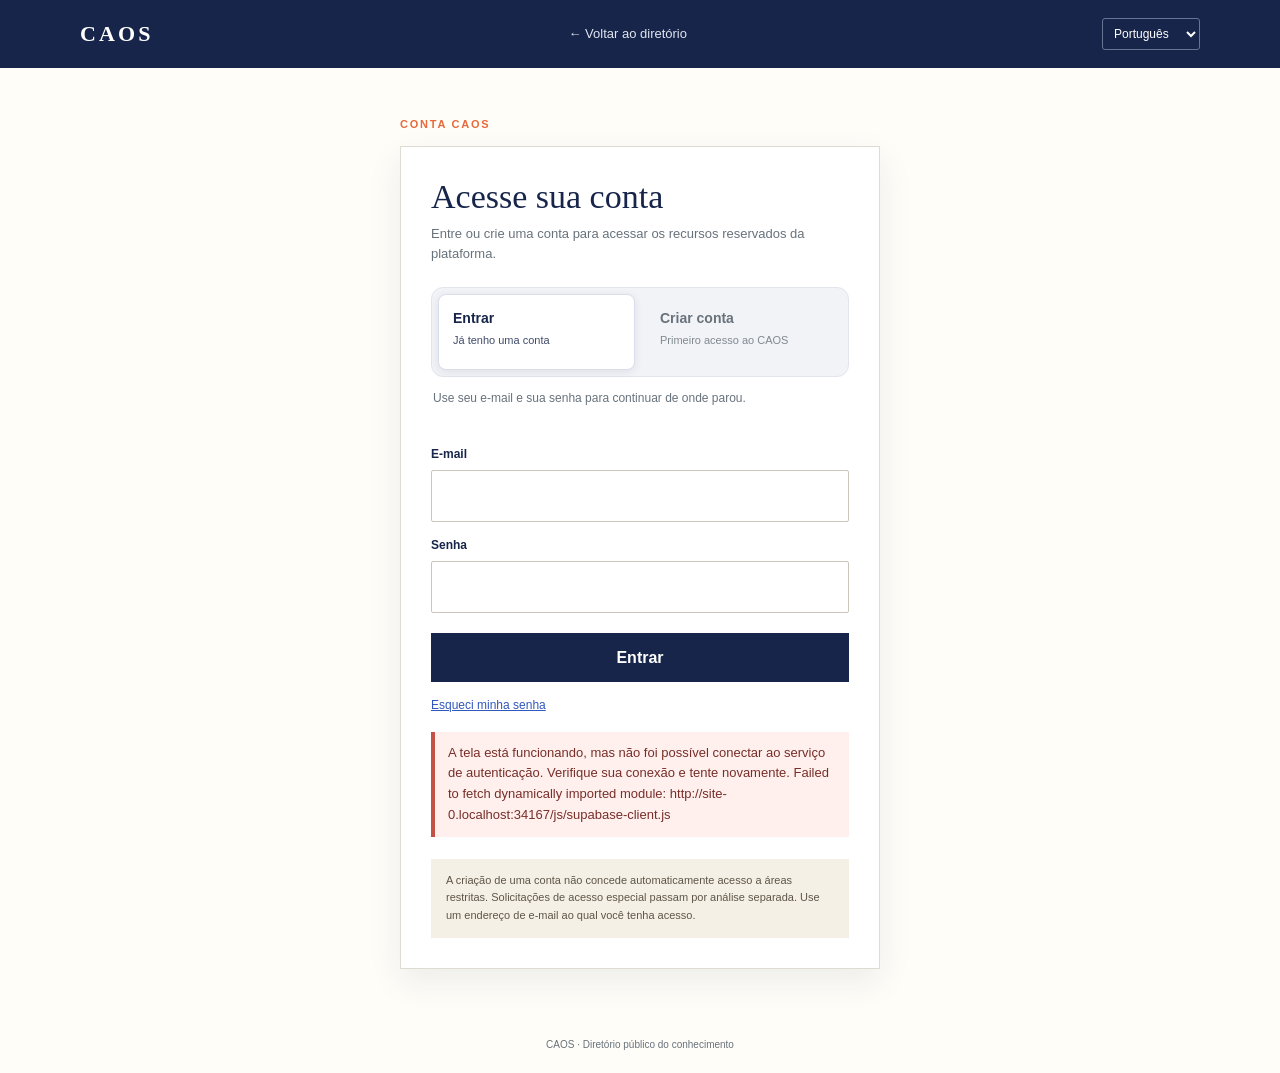
<file: acesso.html>
<!doctype html>
<html lang="pt-BR">
<head>
<meta charset="utf-8">
<meta name="viewport" content="width=device-width,initial-scale=1">
<meta name="theme-color" content="#17254a">
<meta name="description" content="Acesse sua conta CAOS.">
<title>CAOS | Acesso</title>
<style>
:root{--navy:#17254a;--blue:#3158bd;--paper:#fffdf8;--cream:#f5f0e5;--ink:#202a35;--muted:#68727b;--line:#dedbd2;--orange:#e66a3b;--yellow:#f0c54b;--green:#327653}
*{box-sizing:border-box}body{margin:0;min-height:100vh;background:var(--paper);color:var(--ink);font:16px/1.6 "Avenir Next",Avenir,"Segoe UI",sans-serif;display:flex;flex-direction:column}
a{color:inherit}button,input{font:inherit}.top{background:var(--navy);color:white;padding:18px 24px}.top-inner{max-width:1120px;margin:auto;display:flex;justify-content:space-between;align-items:center;gap:16px}.brand{text-decoration:none;font:700 22px Georgia,serif;letter-spacing:.14em}.back{font-size:13px;color:#e0e5f0;text-decoration:none}.back:hover{color:var(--yellow)}
main{width:min(100% - 32px,480px);margin:auto;padding:48px 0}.eyebrow{font-size:11px;letter-spacing:.16em;text-transform:uppercase;color:var(--orange);font-weight:800}.panel{margin-top:12px;padding:30px;background:white;border:1px solid var(--line);box-shadow:0 12px 32px rgba(23,37,74,.08)}h1{margin:0 0 8px;color:var(--navy);font:400 34px/1.15 Georgia,serif}.intro{margin:0 0 22px;color:var(--muted);font-size:13px}.tabs{display:grid;grid-template-columns:1fr 1fr;gap:10px;margin:0 0 12px;padding:6px;background:#f2f3f7;border:1px solid #e2e5ed;border-radius:12px}.tabs button{display:flex;flex-direction:column;align-items:flex-start;gap:3px;min-height:76px;padding:12px 14px;border:1px solid transparent;border-radius:8px;background:transparent;color:var(--muted);text-align:left;cursor:pointer;transition:background .18s ease,border-color .18s ease,box-shadow .18s ease,color .18s ease}.tabs button strong{font-size:14px;color:inherit}.tabs button small{font-size:11px;font-weight:500;line-height:1.35;color:inherit;opacity:.82}.tabs button[aria-selected=true]{background:#fff;border-color:#d9deeb;color:var(--navy);box-shadow:0 2px 8px rgba(23,37,74,.09)}.tabs button:focus-visible{outline:3px solid rgba(49,88,189,.35);outline-offset:2px}.mode-hint{min-height:38px;margin:0 2px 18px;color:var(--muted);font-size:12px;line-height:1.5}label{display:block;margin:14px 0 6px;color:var(--navy);font-size:12px;font-weight:800}input{display:block;width:100%;padding:12px;border:1px solid #cbc6ba;background:#fff;color:var(--ink);border-radius:2px}input:focus{outline:2px solid rgba(49,88,189,.2);border-color:var(--blue)}.primary{width:100%;margin-top:20px;padding:12px 16px;border:0;background:var(--navy);color:white;font-weight:800;cursor:pointer}.primary:hover{background:var(--blue)}.primary:disabled{opacity:.6;cursor:wait}.subtle{display:block;margin-top:14px;border:0;background:none;color:var(--blue);text-decoration:underline;cursor:pointer;font-size:12px;padding:0}.status{display:none;margin:16px 0 0;padding:11px 13px;background:#eef1fa;border-left:4px solid var(--blue);font-size:13px;overflow-wrap:anywhere}.status[data-kind=error]{background:#fff0ed;border-color:#c45145;color:#782e29}.status[data-kind=success]{background:#edf6ef;border-color:var(--green);color:#245c35}.account{display:none}.account h2{font:400 24px Georgia,serif;color:var(--navy);margin:0 0 8px}.account p{font-size:13px;color:var(--muted);overflow-wrap:anywhere}.note{margin-top:22px;padding:13px 15px;background:var(--cream);color:#5d5548;font-size:11px;line-height:1.6}footer{text-align:center;padding:20px;color:var(--muted);font-size:10px}
@media(max-width:520px){.panel{padding:22px 18px}main{padding:30px 0}.top{padding:15px 16px}.brand{font-size:19px}}
</style>
</head>
<body>
<header class="top"><div class="top-inner"><a class="brand" href="./index.html">CAOS</a><a class="back" href="./index.html">Voltar ao diretório</a></div></header>
<main>
<div class="eyebrow">Conta CAOS</div>
<section class="panel" aria-labelledby="pageTitle">
<div id="authView">
<h1 id="pageTitle">Acesse sua conta</h1>
<p class="intro">Entre ou crie uma conta para acessar os recursos reservados da plataforma.</p>
<div class="tabs" role="tablist" aria-label="Escolha como deseja acessar">
<button type="button" id="loginTab" role="tab" aria-selected="true" aria-controls="authForm" tabindex="0"><strong>Entrar</strong><small>Já tenho uma conta</small></button>
<button type="button" id="signupTab" role="tab" aria-selected="false" aria-controls="authForm" tabindex="-1"><strong>Criar conta</strong><small>Primeiro acesso ao CAOS</small></button>
</div>
<p class="mode-hint" id="modeHint">Use seu e-mail e sua senha para continuar de onde parou.</p>
<form id="authForm" role="tabpanel" aria-labelledby="loginTab">
<label for="email">E-mail</label>
<input id="email" name="email" type="email" autocomplete="email" required maxlength="254">
<label for="password">Senha</label>
<input id="password" name="password" type="password" autocomplete="current-password" minlength="8" required>
<button class="primary" id="submitButton" type="submit">Entrar</button>
</form>
<button class="subtle" id="forgotButton" type="button">Esqueci minha senha</button>
<div class="status" id="status" role="status" aria-live="polite"></div>
<div class="note">A criação de uma conta não concede automaticamente acesso a áreas restritas. Solicitações de acesso especial passam por análise separada. Use um endereço de e-mail ao qual você tenha acesso.</div>
</div>
<div class="account" id="recoveryView">
<h2>Redefinir senha</h2>
<p>Escolha uma nova senha para sua conta.</p>
<form id="recoveryForm">
<label for="newPassword">Nova senha</label>
<input id="newPassword" type="password" autocomplete="new-password" minlength="8" required>
<button class="primary" type="submit">Salvar nova senha</button>
</form>
<div class="status" id="recoveryStatus" role="status" aria-live="polite"></div>
</div>
<div class="account" id="accountView">
<h2>Você está conectado</h2>
<p id="accountEmail"></p>
<p>Sua sessão está ativa neste navegador.</p>
<button class="primary" id="signOutButton" type="button">Sair da conta</button>
<div class="status" id="accountStatus" role="status" aria-live="polite"></div>
</div>
</section>
</main>
<footer>CAOS · Diretório público do conhecimento</footer>
<script type="module">
let supabasePromise;
const getSupabase = () => {
  if (!supabasePromise) {
    supabasePromise = import("./js/supabase-client.js").then(({ supabase }) => supabase);
  }
  return supabasePromise;
};

const $ = (id) => document.getElementById(id);
const authView = $("authView");
const accountView = $("accountView");
let mode = "login";

function showStatus(message, kind = "info", target = "status") {
  const el = $(target);
  el.textContent = message;
  el.dataset.kind = kind;
  el.style.display = "block";
}
function setMode(next) {
  mode = next;
  const signup = mode === "signup";
  $("loginTab").setAttribute("aria-selected", String(!signup));
  $("signupTab").setAttribute("aria-selected", String(signup));
  $("loginTab").tabIndex = signup ? -1 : 0;
  $("signupTab").tabIndex = signup ? 0 : -1;
  $("authForm").setAttribute("aria-labelledby", signup ? "signupTab" : "loginTab");
  $("modeHint").textContent = signup
    ? "Cadastre seu e-mail e escolha uma senha com pelo menos 8 caracteres. Você poderá precisar confirmar o endereço por e-mail."
    : "Use seu e-mail e sua senha para continuar de onde parou.";
  $("pageTitle").textContent = signup ? "Crie sua conta" : "Acesse sua conta";
  $("submitButton").textContent = signup ? "Criar minha conta" : "Entrar na minha conta";
  $("password").autocomplete = signup ? "new-password" : "current-password";
  $("forgotButton").hidden = signup;
  $("status").style.display = "none";
}
function showAccount(user) {
  authView.style.display = "none";
  $("recoveryView").style.display = "none";
  accountView.style.display = "block";
  $("accountEmail").textContent = user?.email || "Conta autenticada";
}
function showAuth() {
  accountView.style.display = "none";
  $("recoveryView").style.display = "none";
  authView.style.display = "block";
}
const tabButtons = [$("loginTab"), $("signupTab")];
tabButtons.forEach((tab, index) => {
  tab.addEventListener("click", () => setMode(index === 0 ? "login" : "signup"));
  tab.addEventListener("keydown", (event) => {
    if (event.key !== "ArrowLeft" && event.key !== "ArrowRight" && event.key !== "Home" && event.key !== "End") return;
    event.preventDefault();
    const nextIndex = event.key === "Home" ? 0 : event.key === "End" ? 1 : (index + (event.key === "ArrowRight" ? 1 : -1) + 2) % 2;
    tabButtons[nextIndex].focus();
    setMode(nextIndex === 0 ? "login" : "signup");
  });
});

$("authForm").addEventListener("submit", async (event) => {
  event.preventDefault();
  const button = $("submitButton");
  const email = $("email").value.trim();
  const password = $("password").value;
  button.disabled = true;
  $("status").style.display = "none";
  try {
    const supabase = await getSupabase();
    if (mode === "signup") {
      const { data, error } = await supabase.auth.signUp({
        email,
        password,
        options: { emailRedirectTo: window.location.href.split("#")[0] }
      });
      if (error) throw error;
      if (data.session) {
        showAccount(data.user);
      } else {
        showStatus("Cadastro recebido. Verifique sua caixa de entrada e confirme o e-mail antes de entrar.", "success");
      }
    } else {
      const { data, error } = await supabase.auth.signInWithPassword({ email, password });
      if (error) throw error;
      showAccount(data.user);
    }
  } catch (error) {
    showStatus(error.message || "Não foi possível concluir a operação. Tente novamente.", "error");
  } finally {
    button.disabled = false;
  }
});

$("forgotButton").addEventListener("click", async () => {
  const email = $("email").value.trim();
  if (!email) {
    showStatus("Digite seu e-mail no campo acima para receber o link de recuperação.", "info");
    $("email").focus();
    return;
  }
  try {
    const supabase = await getSupabase();
    const { error } = await supabase.auth.resetPasswordForEmail(email, {
      redirectTo: window.location.href.split("#")[0]
    });
    if (error) throw error;
    showStatus("Se esse endereço estiver cadastrado, você receberá um link para redefinir a senha.", "success");
  } catch (error) {
    showStatus(error.message || "Não foi possível enviar o link agora.", "error");
  }
});

$("signOutButton").addEventListener("click", async () => {
  try {
    const supabase = await getSupabase();
    const { error } = await supabase.auth.signOut();
    if (error) throw error;
  } catch (error) {
    showStatus(error.message || "Não foi possível sair da conta.", "error", "accountStatus");
    return;
  }
  showAuth();
  setMode("login");
  showStatus("Você saiu da sua conta.", "success");
});

$("recoveryForm").addEventListener("submit", async (event) => {
  event.preventDefault();
  const password = $("newPassword").value;
  try {
    const supabase = await getSupabase();
    const { error } = await supabase.auth.updateUser({ password });
    if (error) throw error;
    $("recoveryStatus").textContent = "Senha atualizada. Você já pode continuar usando sua conta.";
    $("recoveryStatus").dataset.kind = "success";
    $("recoveryStatus").style.display = "block";
    $("recoveryForm").hidden = true;
  } catch (error) {
    $("recoveryStatus").textContent = error.message || "Não foi possível atualizar a senha.";
    $("recoveryStatus").dataset.kind = "error";
    $("recoveryStatus").style.display = "block";
  }
});

getSupabase().then(async (supabase) => {
  const { data: { session } } = await supabase.auth.getSession();
  if (session?.user) showAccount(session.user);
  supabase.auth.onAuthStateChange((event, sessionNow) => {
    if (event === "PASSWORD_RECOVERY") {
      authView.style.display = "none";
      accountView.style.display = "none";
      $("recoveryView").style.display = "block";
    } else if (sessionNow?.user) {
      showAccount(sessionNow.user);
    }
  });
}).catch((error) => {
  showStatus("A tela está funcionando, mas não foi possível conectar ao serviço de autenticação. Verifique sua conexão e tente novamente. " + (error.message || ""), "error");
});
</script>
<script src="./js/site-i18n.js"></script>
</body>
</html>
</file>
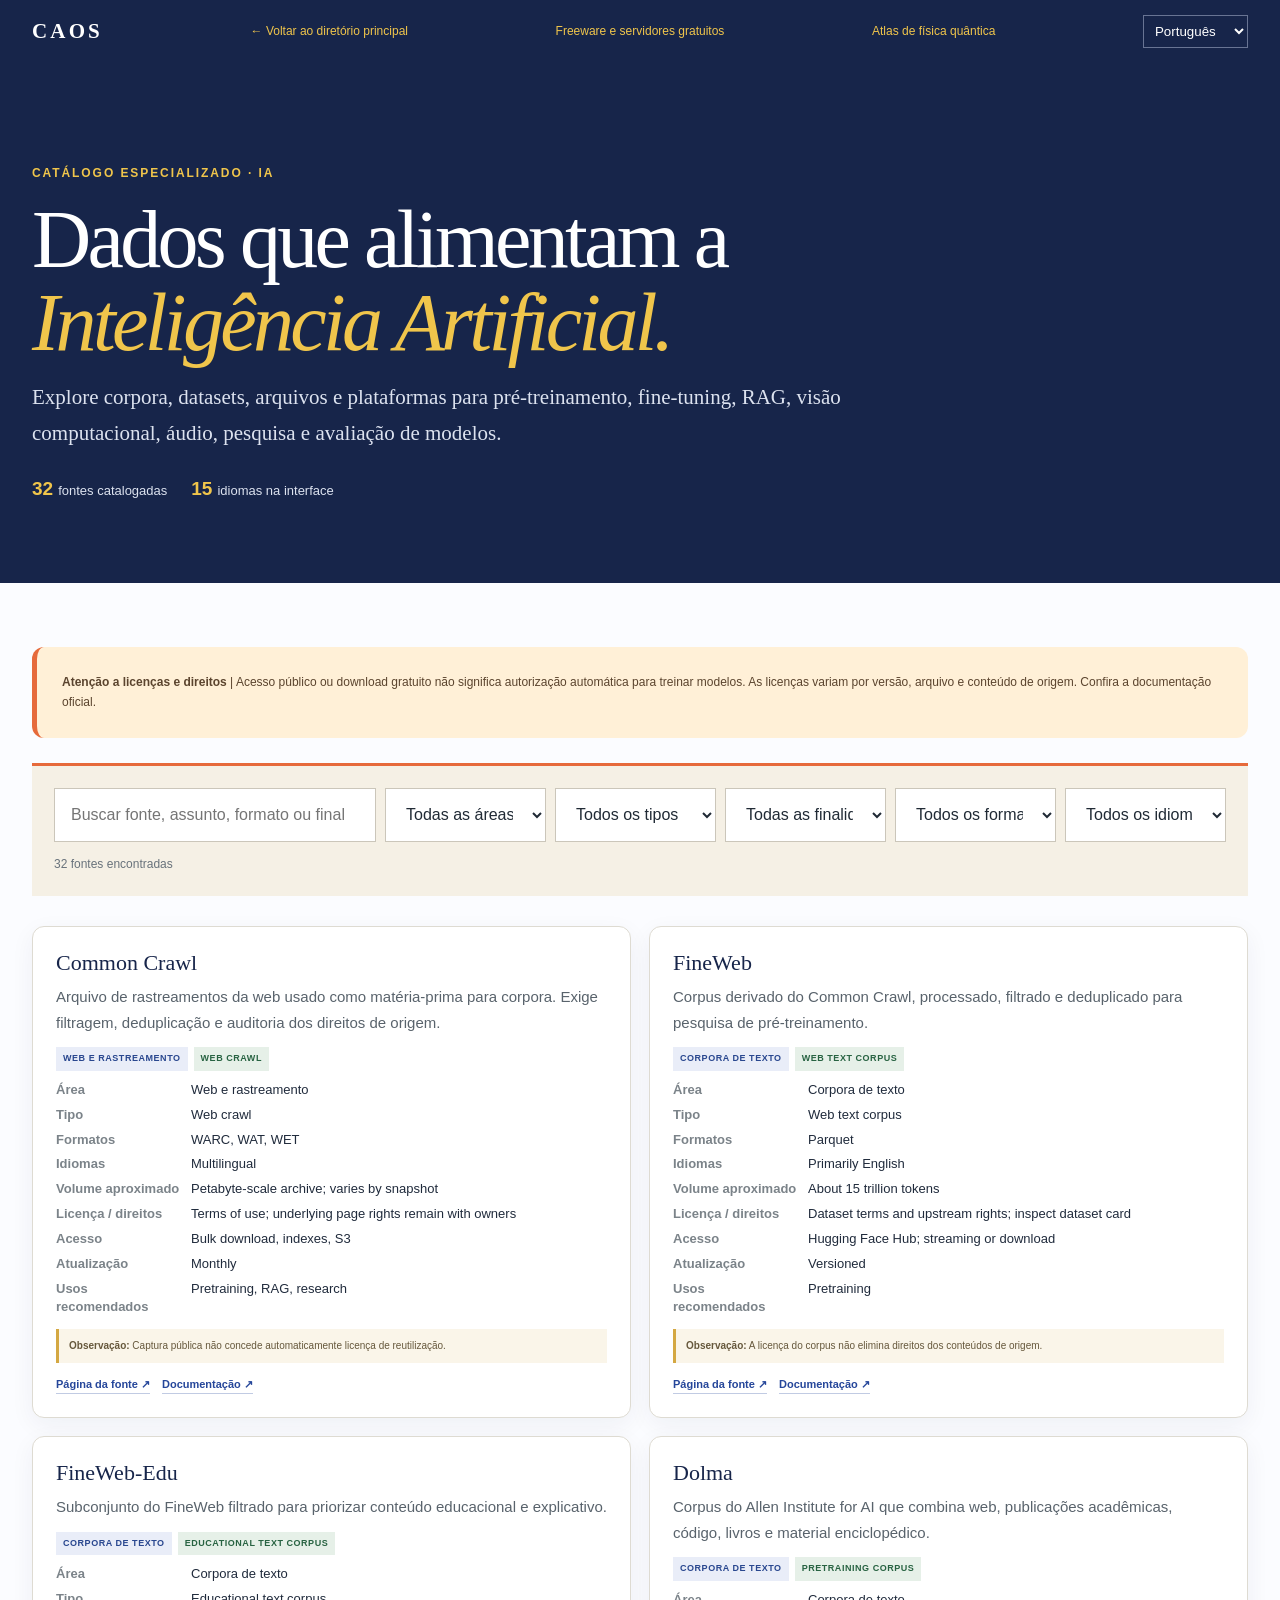
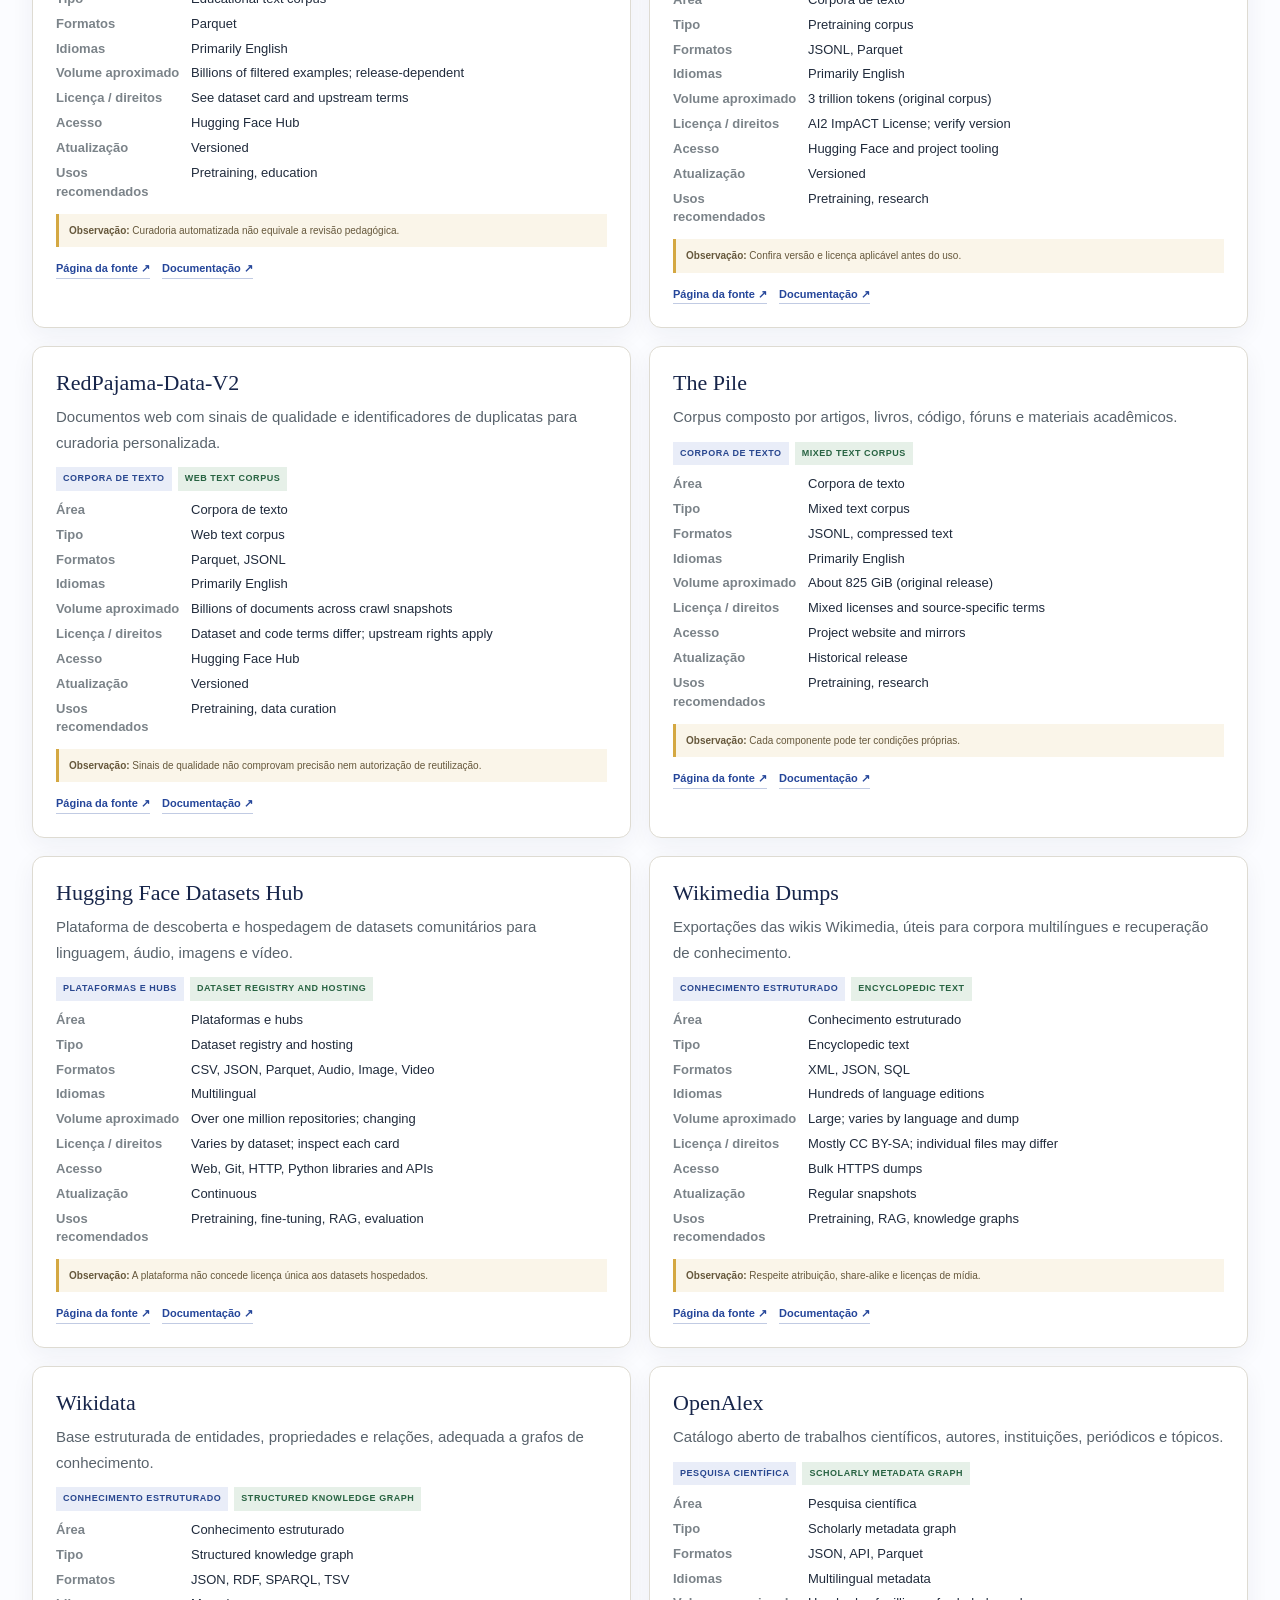
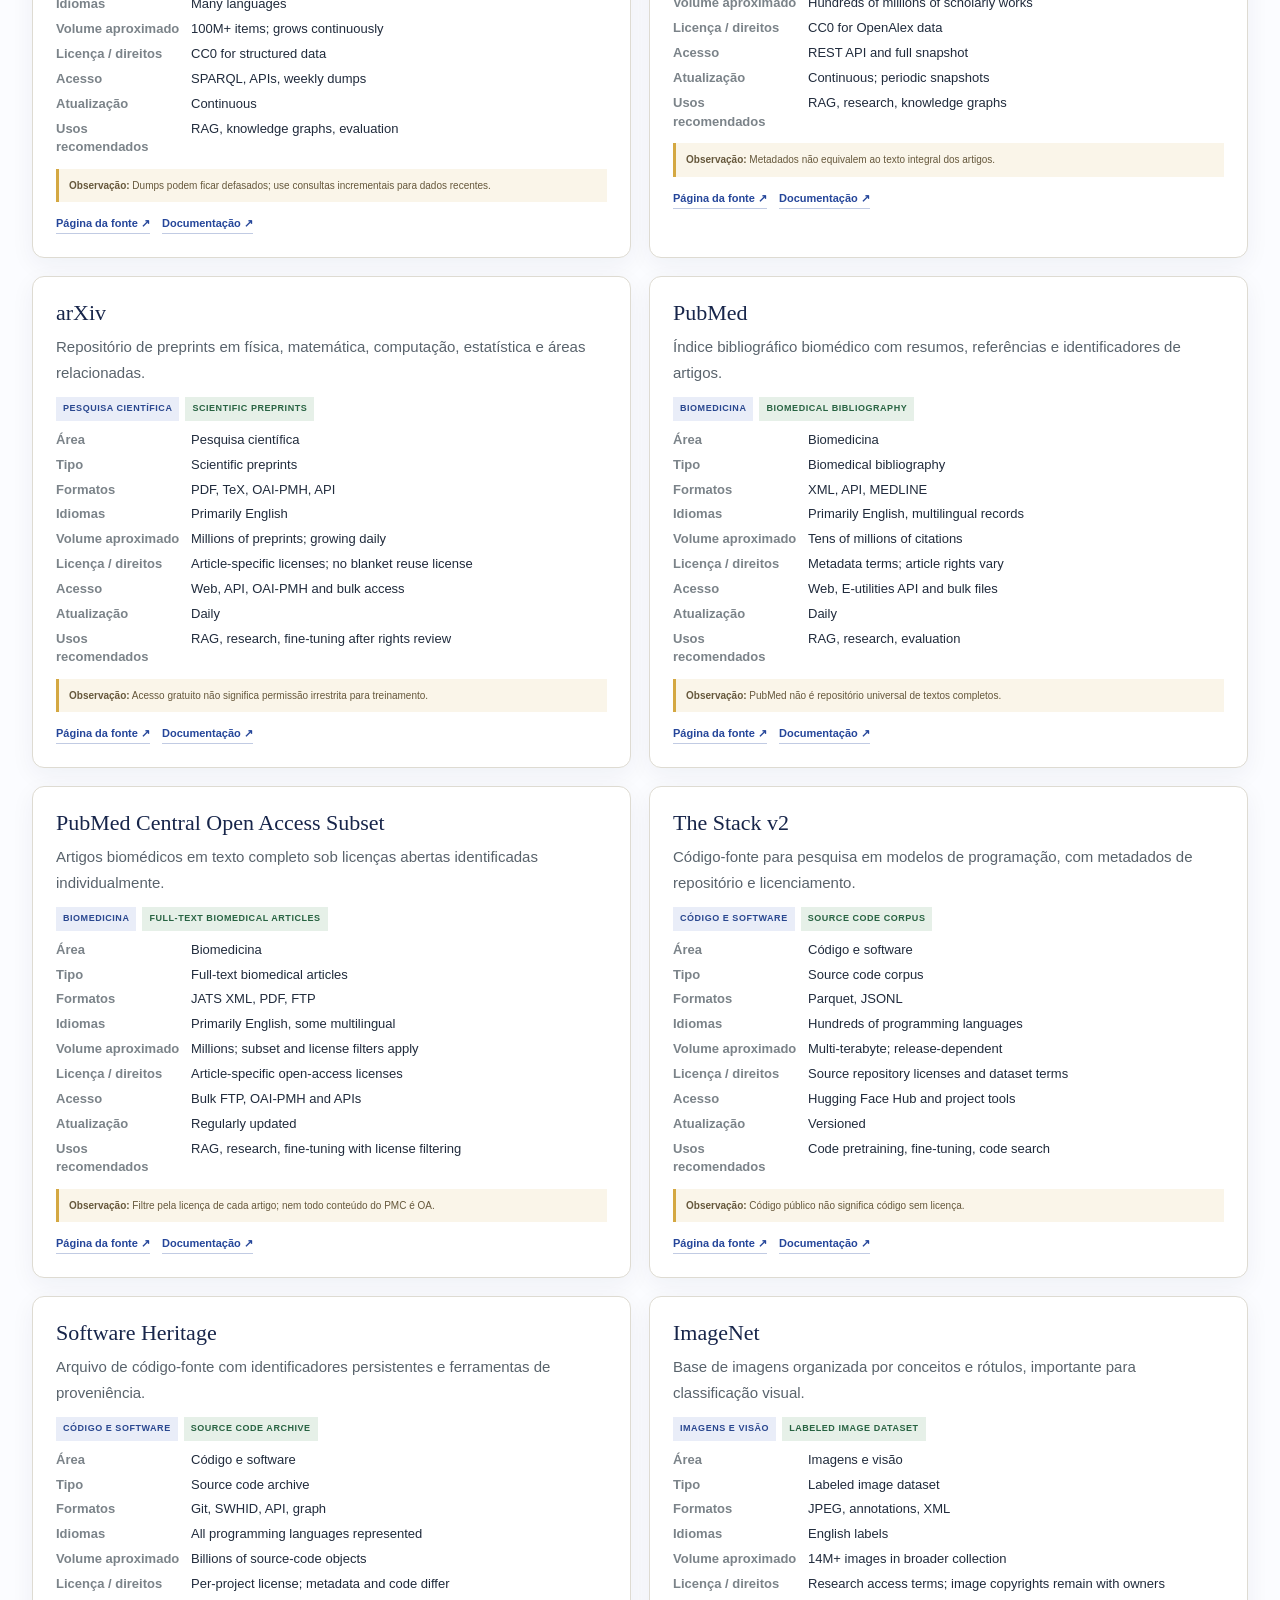
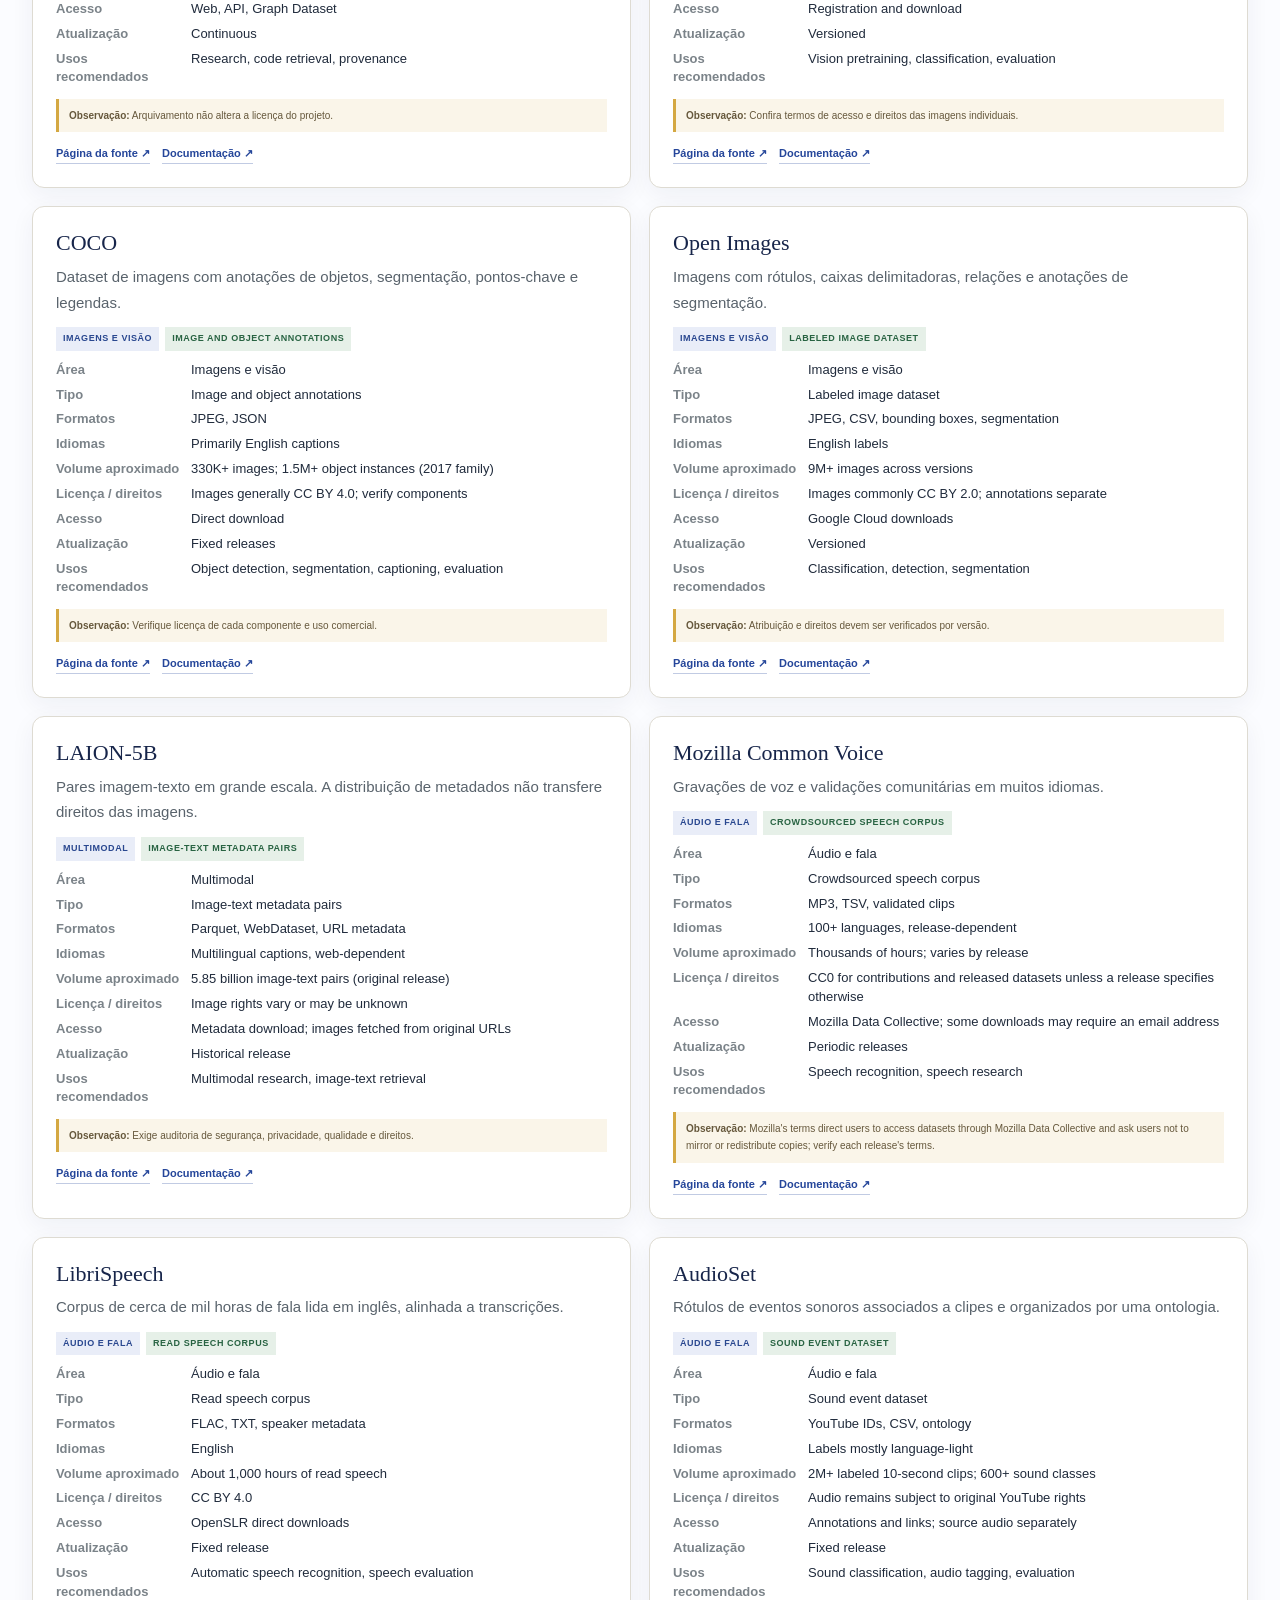
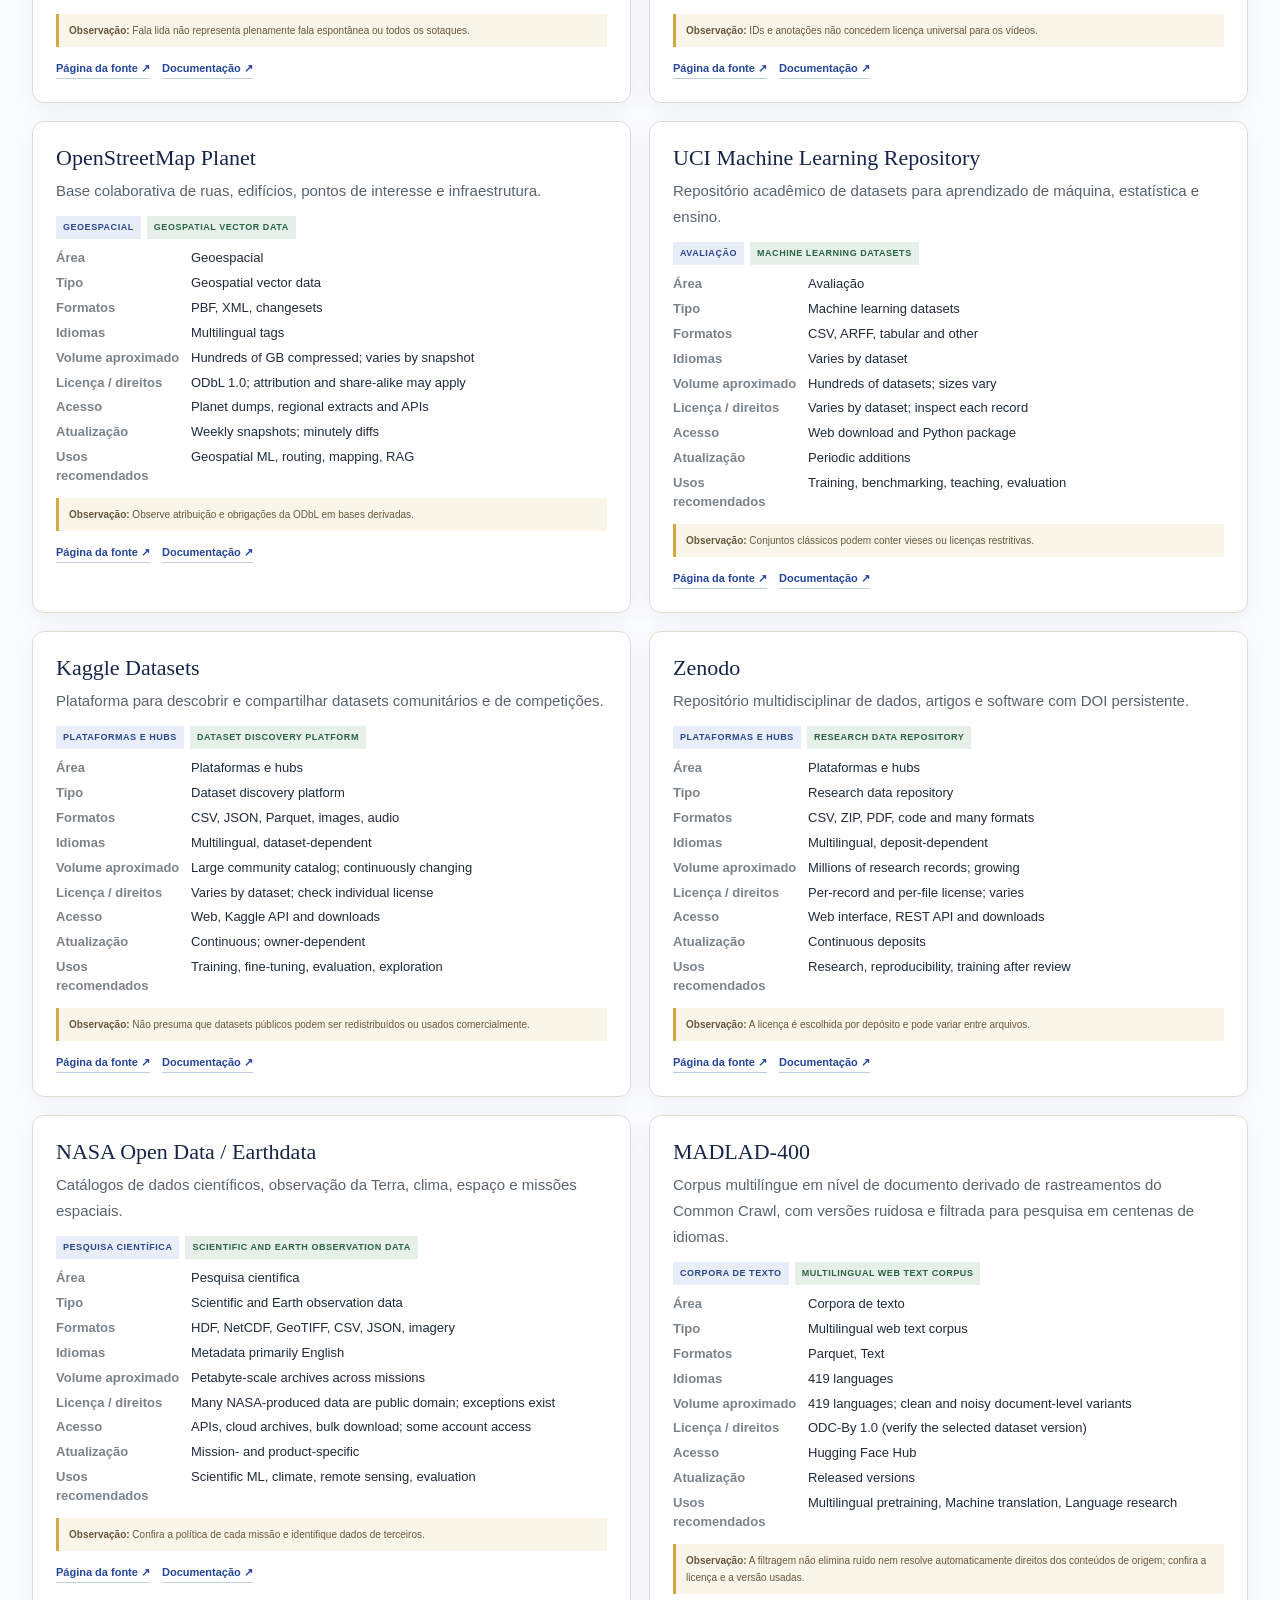
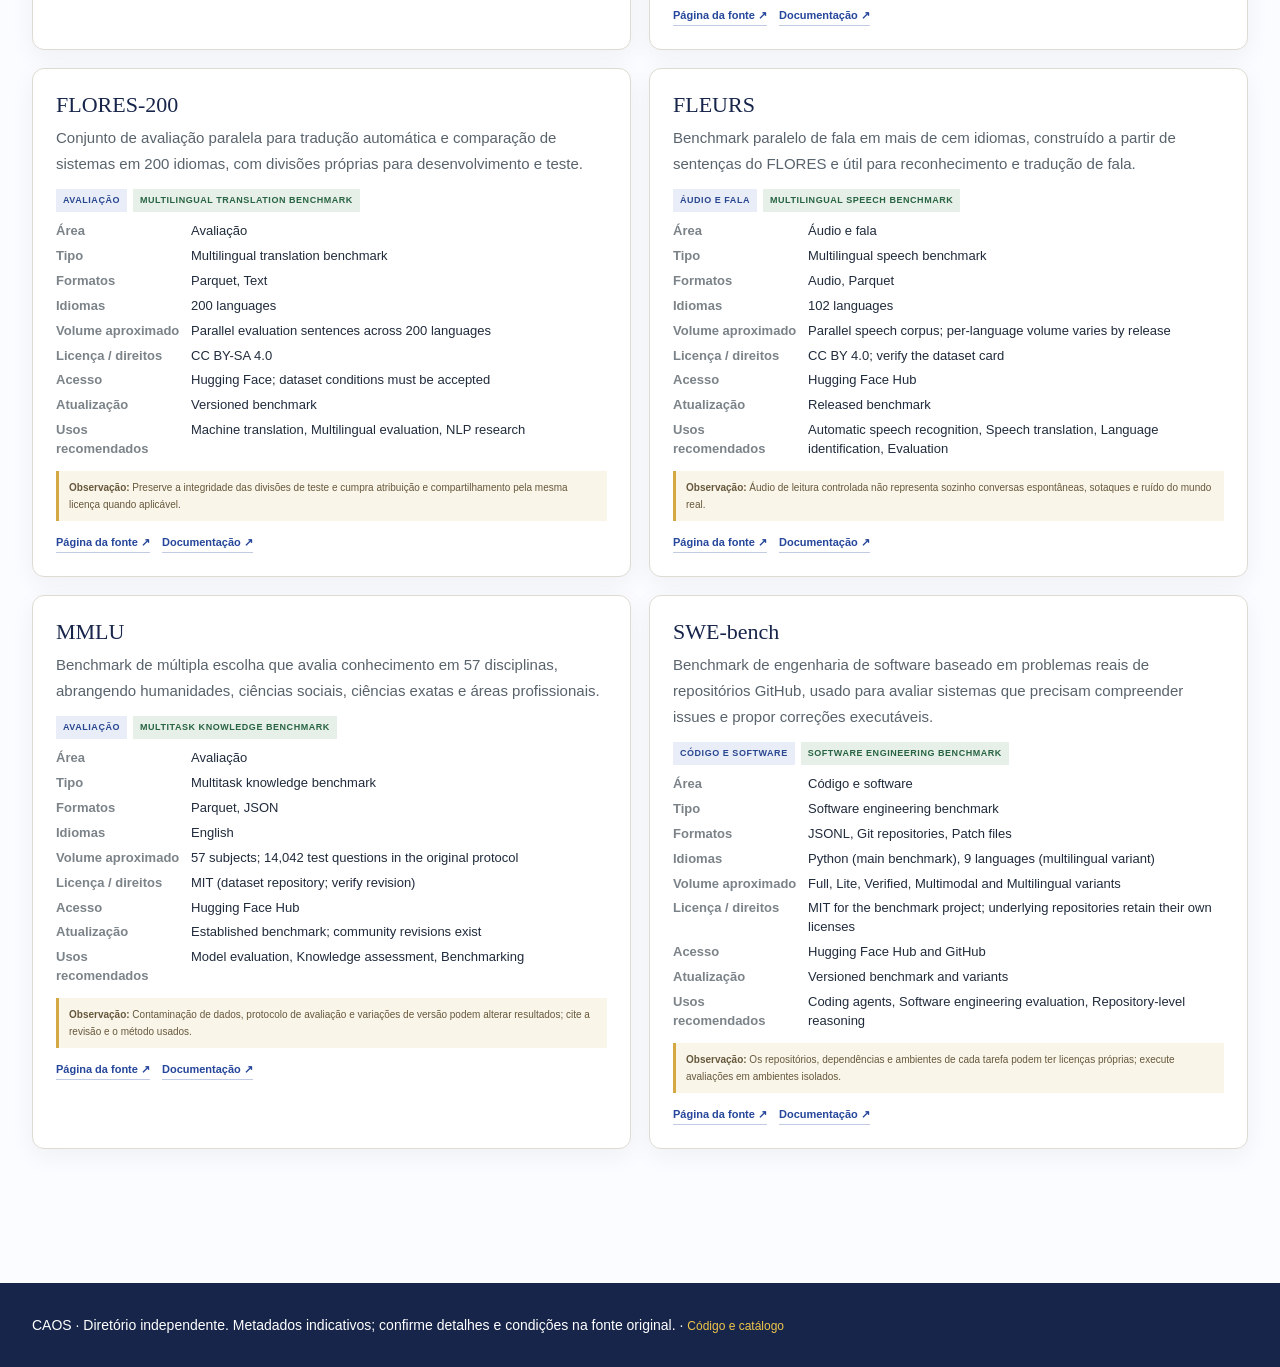
<file: ai-data.html>
<!doctype html>
<html lang="pt-BR"><head><meta charset="utf-8"><meta name="viewport" content="width=device-width,initial-scale=1"><meta name="description" content="Diretório curado de datasets e fontes de dados para treinamento, fine-tuning, RAG e avaliação de IA."><title>CAOS | Dados para IA</title>
<meta name="theme-color" content="#17254a"><meta property="og:type" content="website"><meta property="og:site_name" content="CAOS"><meta property="og:title" content="CAOS | Dados para Inteligência Artificial"><meta property="og:description" content="Catálogo curado de corpora, datasets, fontes científicas, dados multimodais e benchmarks de inteligência artificial."><meta property="og:url" content="https://carlosjuniorcj16-code.github.io/CAOS/ai-data.html"><meta name="twitter:card" content="summary">
<script type="application/ld+json">{"@context":"https://schema.org","@type":"CollectionPage","name":"CAOS | Dados para Inteligência Artificial","description":"Catálogo independente de datasets, corpora, fontes e benchmarks para pesquisa em inteligência artificial.","url":"https://carlosjuniorcj16-code.github.io/CAOS/ai-data.html","inLanguage":"pt-BR","isPartOf":{"@type":"WebSite","name":"CAOS","url":"https://carlosjuniorcj16-code.github.io/CAOS/"}}</script>
<style>
:root{--n:#17254a;--b:#3158bd;--p:#fffdf8;--c:#f5f0e5;--i:#202a35;--m:#68727b;--l:#dedbd2;--o:#e66a3b}*{box-sizing:border-box}body{margin:0;background:var(--p);color:var(--i);font:15px/1.6 "Segoe UI",sans-serif}.w{width:min(1180px,calc(100% - 36px));margin:auto}header,footer{background:var(--n);color:white;padding:15px 0}.bar{display:flex;align-items:center;justify-content:space-between;gap:14px;flex-wrap:wrap}.brand{font:700 21px Georgia,serif;letter-spacing:.15em;color:white;text-decoration:none}.back,footer a{color:#f0c54b;text-decoration:none;font-size:12px}.lang{background:transparent;color:white;border:1px solid #687493;padding:7px}.lang option{color:#222}.hero{background:var(--n);color:white;padding:52px 0}.eyebrow{color:#f0c54b;font-size:10px;letter-spacing:.18em;font-weight:800}.hero h1{font:400 clamp(36px,6vw,65px)/1.04 Georgia,serif;max-width:850px;margin:14px 0}.hero h1 em{color:#f0c54b}.hero p{color:#dce2ef;max-width:800px;font:17px/1.7 Georgia,serif;margin:0}.stats{display:flex;gap:24px;flex-wrap:wrap;margin-top:22px;color:#dce2ef;font-size:12px}.stats strong{color:#f0c54b;font-size:19px;margin-right:5px}.notice{margin:22px 0;background:#fff0d7;border-left:5px solid var(--o);padding:13px 16px;color:#5b442e;font-size:12px}.controls{background:var(--c);padding:16px;margin:22px 0;border-top:3px solid var(--o)}.filters{display:grid;grid-template-columns:2fr repeat(5,minmax(0,1fr));gap:9px}.filters input,.filters select{width:100%;min-width:0;background:white;border:1px solid #cbc6ba;padding:12px;color:var(--i);font:13px "Segoe UI",sans-serif}.count{font-size:12px;color:var(--m);margin-top:12px}.grid{display:grid;grid-template-columns:repeat(2,minmax(0,1fr));gap:13px}.card{border:1px solid var(--l);padding:17px;background:white;min-width:0}.card h2{font:400 22px/1.2 Georgia,serif;color:var(--n);margin:0 0 7px}.card p{font-size:12px;color:#59636c;margin:0 0 12px}.tags{display:flex;gap:6px;flex-wrap:wrap;margin-bottom:10px}.tag{font-size:9px;text-transform:uppercase;letter-spacing:.06em;font-weight:800;background:#e9edf8;color:#29478f;padding:4px 7px}.tag.g{background:#e6f0e8;color:#286342}.meta{display:grid;grid-template-columns:125px 1fr;gap:6px 10px;font-size:11px;line-height:1.45;margin:10px 0}.meta dt{color:#7b8389;font-weight:700}.meta dd{margin:0;overflow-wrap:anywhere}.caveat{background:#faf5e9;border-left:3px solid #d4a842;padding:8px 10px;font-size:10px;color:#66583c;margin:12px 0}.actions{display:flex;gap:12px;flex-wrap:wrap}.actions a{font-size:11px;color:#25469a;font-weight:800;text-decoration:none;border-bottom:1px solid #c1cbe3}.empty{text-align:center;padding:40px;background:var(--c);color:var(--m)}footer{margin-top:46px;font-size:11px}@media(max-width:760px){.filters{grid-template-columns:repeat(3,minmax(0,1fr))}.grid{grid-template-columns:1fr}}@media(max-width:430px){.filters{grid-template-columns:1fr 1fr}.hero{padding:40px 0}.meta{grid-template-columns:110px 1fr}}
</style><link rel="stylesheet" href="./assets/caos-refresh.css">
</head><body>
<header><div class="w bar"><a class="brand" href="./index.html">CAOS</a><a class="back" href="./index.html" id="back">← Voltar ao diretório principal</a><a class="back" href="./freeware.html">Freeware e servidores gratuitos</a><a class="back" href="./quantum.html">Atlas de física quântica</a><select class="lang" id="lang" aria-label="Idioma"><option value="pt">Português</option><option value="en">English</option><option value="es">Español</option><option value="fr">Français</option><option value="de">Deutsch</option><option value="it">Italiano</option><option value="zh">中文</option><option value="ja">日本語</option><option value="ru">Русский</option><option value="nl">Nederlands</option><option value="pl">Polski</option><option value="ko">한국어</option><option value="ar">العربية</option><option value="hi">हिन्दी</option><option value="tr">Türkçe</option></select></div></header>
<section class="hero"><div class="w"><div class="eyebrow" id="eyebrow">CATÁLOGO ESPECIALIZADO · IA</div><h1 id="headline">Dados que alimentam a <em>Inteligência Artificial.</em></h1><p id="intro">Explore corpora, datasets, arquivos e plataformas para pré-treinamento, fine-tuning, RAG, visão computacional, áudio, pesquisa e avaliação de modelos.</p><div class="stats"><span><strong id="total">0</strong><span id="sources"> fontes catalogadas</span></span><span><strong>15</strong><span id="languages"> idiomas na interface</span></span></div></div></section>
<main class="w"><div class="notice"><strong id="warningTitle">Atenção a licenças e direitos</strong> | <span id="warning">Acesso público ou download gratuito não significa autorização automática para treinar modelos. Confira sempre a documentação oficial.</span></div><section class="controls"><div class="filters"><input id="q" type="search" placeholder="Buscar fonte, assunto, formato ou finalidade..."><select id="area"><option value="">Todas as áreas</option></select><select id="kind"><option value="">Todos os tipos</option></select><select id="use"><option value="">Todas as finalidades</option></select><select id="format"><option value="">Todos os formatos</option></select><select id="datasetLanguage"><option value="">Todos os idiomas</option></select></div><div class="count" id="count" aria-live="polite"></div></section><section class="grid" id="results"></section></main>
<footer><div class="w">CAOS · <span id="footer">Metadados indicativos; confirme detalhes, versões e condições na fonte original.</span> · <a href="https://github.com/carlosjuniorcj16-code/CAOS" id="repo">Código e catálogo</a></div></footer>
<script>
const T={
pt:{back:"← Voltar ao diretório principal",eyebrow:"CATÁLOGO ESPECIALIZADO · IA",headline:'Dados que alimentam a <em>Inteligência Artificial.</em>',intro:"Explore corpora, datasets, arquivos e plataformas para pré-treinamento, fine-tuning, RAG, visão computacional, áudio, pesquisa e avaliação de modelos.",sources:"fontes catalogadas",languages:"idiomas na interface",warningTitle:"Atenção a licenças e direitos",warning:"Acesso público ou download gratuito não significa autorização automática para treinar modelos. As licenças variam por versão, arquivo e conteúdo de origem. Confira a documentação oficial.",search:"Buscar fonte, assunto, formato ou finalidade...",allAreas:"Todas as áreas",allKinds:"Todos os tipos",allUses:"Todas as finalidades",count:"fontes encontradas",area:"Área",kind:"Tipo",formats:"Formatos",language:"Idiomas",volume:"Volume aproximado",license:"Licença / direitos",access:"Acesso",update:"Atualização",uses:"Usos recomendados",caveat:"Observação",source:"Página da fonte ↗",docs:"Documentação ↗",footer:"Diretório independente. Metadados indicativos; confirme detalhes e condições na fonte original.",repo:"Código e catálogo",empty:"Nenhum resultado. Ajuste os filtros ou a busca."},
en:{back:"← Back to main directory",eyebrow:"SPECIALIZED CATALOG · AI",headline:'Data that powers <em>Artificial Intelligence.</em>',intro:"Explore corpora, datasets, archives, and platforms for pretraining, fine-tuning, RAG, computer vision, audio, research, and model evaluation.",sources:"cataloged sources",languages:"interface languages",warningTitle:"Licensing and rights matter",warning:"Public access or free downloads do not automatically authorize model training. Licenses vary by version, file, and upstream content. Check official documentation.",search:"Search source, topic, format, or use...",allAreas:"All areas",allKinds:"All types",allUses:"All use cases",count:"sources found",area:"Area",kind:"Type",formats:"Formats",language:"Languages",volume:"Approximate volume",license:"License / rights",access:"Access",update:"Update cycle",uses:"Recommended uses",caveat:"Note",source:"Source page ↗",docs:"Documentation ↗",footer:"Independent directory. Metadata is indicative; verify details and terms at the original source.",repo:"Code and catalog",empty:"No results. Adjust filters or search."},
es:{back:"← Volver al directorio principal",eyebrow:"CATÁLOGO ESPECIALIZADO · IA",headline:'Datos para la <em>inteligencia artificial.</em>',intro:"Explora corpus, conjuntos de datos, archivos y plataformas para preentrenamiento, ajuste fino, RAG, visión, audio e investigación.",sources:"fuentes catalogadas",languages:"idiomas de interfaz",warningTitle:"Atención a licencias y derechos",warning:"El acceso público o la descarga gratuita no autorizan automáticamente el entrenamiento. Comprueba la documentación oficial.",search:"Buscar fuente, tema, formato o uso...",allAreas:"Todas las áreas",allKinds:"Todos los tipos",allUses:"Todos los usos",count:"fuentes encontradas",area:"Área",kind:"Tipo",formats:"Formatos",language:"Idiomas",volume:"Volumen aproximado",license:"Licencia / derechos",access:"Acceso",update:"Actualización",uses:"Usos recomendados",caveat:"Nota",source:"Fuente ↗",docs:"Documentación ↗",footer:"Directorio independiente. Verifica los datos y condiciones en la fuente original.",repo:"Código y catálogo",empty:"Sin resultados. Ajusta los filtros."},
fr:{back:"← Retour au répertoire principal",eyebrow:"CATALOGUE SPÉCIALISÉ · IA",headline:'Données pour <em>l’intelligence artificielle.</em>',intro:"Explorez des corpus, jeux de données, archives et plateformes pour le pré-entraînement, le fine-tuning, le RAG, la vision et l’audio.",sources:"sources répertoriées",languages:"langues de l’interface",warningTitle:"Licences et droits",warning:"L’accès public ou le téléchargement gratuit n’autorise pas automatiquement l’entraînement. Vérifiez la documentation officielle.",search:"Rechercher une source, un sujet, un format ou un usage...",allAreas:"Tous les domaines",allKinds:"Tous les types",allUses:"Tous les usages",count:"sources trouvées",area:"Domaine",kind:"Type",formats:"Formats",language:"Langues",volume:"Volume approximatif",license:"Licence / droits",access:"Accès",update:"Mise à jour",uses:"Usages recommandés",caveat:"Remarque",source:"Source ↗",docs:"Documentation ↗",footer:"Répertoire indépendant. Vérifiez les informations auprès de la source originale.",repo:"Code et catalogue",empty:"Aucun résultat. Modifiez les filtres."},
de:{back:"← Zurück zum Hauptverzeichnis",eyebrow:"SPEZIALKATALOG · KI",headline:'Daten für <em>künstliche Intelligenz.</em>',intro:"Entdecken Sie Korpora, Datensätze, Archive und Plattformen für Pretraining, Fine-Tuning, RAG, Computer Vision und Audio.",sources:"katalogisierte Quellen",languages:"Sprachen der Oberfläche",warningTitle:"Lizenzen und Rechte beachten",warning:"Öffentlicher Zugriff oder kostenlose Downloads erlauben nicht automatisch Modelltraining. Prüfen Sie die offizielle Dokumentation.",search:"Quelle, Thema, Format oder Zweck suchen...",allAreas:"Alle Bereiche",allKinds:"Alle Typen",allUses:"Alle Zwecke",count:"Quellen gefunden",area:"Bereich",kind:"Typ",formats:"Formate",language:"Sprachen",volume:"Ungefähres Volumen",license:"Lizenz / Rechte",access:"Zugriff",update:"Aktualisierung",uses:"Empfohlene Nutzung",caveat:"Hinweis",source:"Quellseite ↗",docs:"Dokumentation ↗",footer:"Unabhängiges Verzeichnis. Angaben an der Originalquelle prüfen.",repo:"Code und Katalog",empty:"Keine Ergebnisse. Filter anpassen."},
it:{back:"← Torna al catalogo principale",eyebrow:"CATALOGO SPECIALIZZATO · IA",headline:'Dati per l’<em>intelligenza artificiale.</em>',intro:"Esplora corpora, dataset, archivi e piattaforme per pre-addestramento, fine-tuning, RAG, visione artificiale e audio.",sources:"fonti catalogate",languages:"lingue dell’interfaccia",warningTitle:"Attenzione a licenze e diritti",warning:"L’accesso pubblico o il download gratuito non autorizzano automaticamente l’addestramento. Consulta la documentazione ufficiale.",search:"Cerca fonte, argomento, formato o uso...",allAreas:"Tutte le aree",allKinds:"Tutti i tipi",allUses:"Tutti gli usi",count:"fonti trovate",area:"Area",kind:"Tipo",formats:"Formati",language:"Lingue",volume:"Volume approssimativo",license:"Licenza / diritti",access:"Accesso",update:"Aggiornamento",uses:"Usi consigliati",caveat:"Nota",source:"Fonte ↗",docs:"Documentazione ↗",footer:"Catalogo indipendente. Verifica dettagli e condizioni presso la fonte originale.",repo:"Codice e catalogo",empty:"Nessun risultato. Modifica i filtri."},
zh:{back:"← 返回主目录",eyebrow:"专业目录 · AI",headline:'为<em>人工智能</em>提供数据。',intro:"探索用于预训练、微调、RAG、计算机视觉、音频和模型评估的数据集、语料库与平台。",sources:"已收录来源",languages:"界面语言",warningTitle:"注意许可证与权利",warning:"公开访问或免费下载并不自动授予模型训练权限。请查阅官方文档。",search:"搜索来源、主题、格式或用途...",allAreas:"所有领域",allKinds:"所有类型",allUses:"所有用途",count:"个来源",area:"领域",kind:"类型",formats:"格式",language:"语言",volume:"估计规模",license:"许可证 / 权利",access:"访问方式",update:"更新频率",uses:"推荐用途",caveat:"说明",source:"来源页面 ↗",docs:"文档 ↗",footer:"独立目录。请以原始来源为准。",repo:"代码与目录",empty:"没有结果，请调整筛选条件。"},
ja:{back:"← メインディレクトリへ戻る",eyebrow:"専門カタログ · AI",headline:'<em>人工知能</em>を支えるデータ。',intro:"事前学習、ファインチューニング、RAG、画像認識、音声、モデル評価向けのデータセットやコーパスを紹介します。",sources:"登録ソース",languages:"インターフェース言語",warningTitle:"ライセンスと権利に注意",warning:"公開アクセスや無料ダウンロードは学習許可を意味しません。公式文書を確認してください。",search:"ソース、分野、形式、用途を検索...",allAreas:"すべての分野",allKinds:"すべての種類",allUses:"すべての用途",count:"件",area:"分野",kind:"種類",formats:"形式",language:"言語",volume:"概算規模",license:"ライセンス / 権利",access:"アクセス",update:"更新",uses:"推奨用途",caveat:"注意",source:"ソースページ ↗",docs:"ドキュメント ↗",footer:"独立ディレクトリです。詳細は元のソースで確認してください。",repo:"コードとカタログ",empty:"結果がありません。条件を変更してください。"},
ru:{back:"← Вернуться в основной каталог",eyebrow:"СПЕЦИАЛИЗИРОВАННЫЙ КАТАЛОГ · ИИ",headline:'Данные для <em>искусственного интеллекта.</em>',intro:"Корпуса, наборы данных, архивы и платформы для предобучения, дообучения, RAG, компьютерного зрения и аудио.",sources:"источников в каталоге",languages:"языков интерфейса",warningTitle:"Учитывайте лицензии и права",warning:"Открытый доступ не означает разрешения на обучение моделей. Проверяйте официальную документацию.",search:"Поиск по источнику, теме, формату или назначению...",allAreas:"Все области",allKinds:"Все типы",allUses:"Все назначения",count:"найдено источников",area:"Область",kind:"Тип",formats:"Форматы",language:"Языки",volume:"Примерный объём",license:"Лицензия / права",access:"Доступ",update:"Обновление",uses:"Рекомендуемое применение",caveat:"Примечание",source:"Источник ↗",docs:"Документация ↗",footer:"Независимый каталог. Проверяйте условия у первоисточника.",repo:"Код и каталог",empty:"Ничего не найдено. Измените фильтры."},
nl:{back:"← Terug naar de hoofdcatalogus",eyebrow:"GESPECIALISEERDE CATALOGUS · AI",headline:'Data voor <em>kunstmatige intelligentie.</em>',intro:"Ontdek corpora, datasets, archieven en platforms voor pretraining, fine-tuning, RAG, computer vision en audio.",sources:"bronnen in de catalogus",languages:"interfacetalen",warningTitle:"Let op licenties en rechten",warning:"Openbare toegang geeft niet automatisch toestemming voor modeltraining. Controleer de officiële documentatie.",search:"Zoek bron, onderwerp, formaat of toepassing...",allAreas:"Alle gebieden",allKinds:"Alle typen",allUses:"Alle toepassingen",count:"bronnen gevonden",area:"Gebied",kind:"Type",formats:"Formaten",language:"Talen",volume:"Geschatte omvang",license:"Licentie / rechten",access:"Toegang",update:"Bijwerking",uses:"Aanbevolen gebruik",caveat:"Opmerking",source:"Bronpagina ↗",docs:"Documentatie ↗",footer:"Onafhankelijke catalogus. Controleer voorwaarden bij de oorspronkelijke bron.",repo:"Code en catalogus",empty:"Geen resultaten. Pas filters aan."},
pl:{back:"← Powrót do głównego katalogu",eyebrow:"KATALOG SPECJALISTYCZNY · AI",headline:'Dane dla <em>sztucznej inteligencji.</em>',intro:"Odkrywaj korpusy, zbiory danych, archiwa i platformy do pretrenowania, dostrajania, RAG, widzenia komputerowego i audio.",sources:"źródeł w katalogu",languages:"języków interfejsu",warningTitle:"Uwaga na licencje i prawa",warning:"Publiczny dostęp nie oznacza automatycznej zgody na trenowanie modeli. Sprawdź oficjalną dokumentację.",search:"Szukaj źródła, tematu, formatu lub zastosowania...",allAreas:"Wszystkie obszary",allKinds:"Wszystkie typy",allUses:"Wszystkie zastosowania",count:"znalezionych źródeł",area:"Obszar",kind:"Typ",formats:"Formaty",language:"Języki",volume:"Przybliżona wielkość",license:"Licencja / prawa",access:"Dostęp",update:"Aktualizacja",uses:"Zalecane zastosowania",caveat:"Uwaga",source:"Strona źródła ↗",docs:"Dokumentacja ↗",footer:"Niezależny katalog. Sprawdź warunki w oryginalnym źródle.",repo:"Kod i katalog",empty:"Brak wyników. Zmień filtry."},
ko:{back:"← 메인 디렉터리로 돌아가기",eyebrow:"전문 카탈로그 · AI",headline:'<em>인공지능</em>을 위한 데이터.',intro:"사전 학습, 미세 조정, RAG, 컴퓨터 비전, 오디오 및 모델 평가를 위한 데이터셋과 말뭉치를 찾아보세요.",sources:"등록된 출처",languages:"인터페이스 언어",warningTitle:"라이선스와 권리에 유의하세요",warning:"공개 접근이나 무료 다운로드가 모델 학습 권한을 자동으로 부여하지는 않습니다. 공식 문서를 확인하세요.",search:"출처, 주제, 형식 또는 용도 검색...",allAreas:"모든 분야",allKinds:"모든 유형",allUses:"모든 용도",count:"개 출처",area:"분야",kind:"유형",formats:"형식",language:"언어",volume:"대략적인 규모",license:"라이선스 / 권리",access:"접근",update:"업데이트",uses:"권장 용도",caveat:"참고",source:"출처 페이지 ↗",docs:"문서 ↗",footer:"독립 디렉터리입니다. 원본 출처에서 조건을 확인하세요.",repo:"코드 및 카탈로그",empty:"결과가 없습니다. 필터를 변경하세요."},
ar:{back:"← العودة إلى الدليل الرئيسي",eyebrow:"فهرس متخصص · الذكاء الاصطناعي",headline:'بيانات تدعم <em>الذكاء الاصطناعي.</em>',intro:"اكتشف مجموعات البيانات والأرشيفات والمنصات للتدريب المسبق والضبط الدقيق وRAG والرؤية الحاسوبية والصوت.",sources:"مصدرًا مفهرسًا",languages:"لغات الواجهة",warningTitle:"انتبه للتراخيص والحقوق",warning:"لا يعني الوصول العام أو التنزيل المجاني وجود إذن لتدريب النماذج. راجع الوثائق الرسمية.",search:"ابحث عن مصدر أو موضوع أو تنسيق أو استخدام...",allAreas:"كل المجالات",allKinds:"كل الأنواع",allUses:"كل الاستخدامات",count:"مصدرًا",area:"المجال",kind:"النوع",formats:"التنسيقات",language:"اللغات",volume:"الحجم التقريبي",license:"الترخيص / الحقوق",access:"الوصول",update:"التحديث",uses:"الاستخدامات الموصى بها",caveat:"ملاحظة",source:"صفحة المصدر ↗",docs:"الوثائق ↗",footer:"دليل مستقل. تحقق من الشروط لدى المصدر الأصلي.",repo:"الشفرة والفهرس",empty:"لا توجد نتائج. عدّل عوامل التصفية."},
hi:{back:"← मुख्य निर्देशिका पर लौटें",eyebrow:"विशेष कैटलॉग · AI",headline:'<em>कृत्रिम बुद्धिमत्ता</em> के लिए डेटा।',intro:"प्रीट्रेनिंग, फाइन-ट्यूनिंग, RAG, कंप्यूटर विज़न, ऑडियो और मॉडल मूल्यांकन के लिए डेटासेट और कॉर्पस खोजें।",sources:"सूचीबद्ध स्रोत",languages:"इंटरफ़ेस भाषाएँ",warningTitle:"लाइसेंस और अधिकारों पर ध्यान दें",warning:"सार्वजनिक पहुँच या मुफ्त डाउनलोड मॉडल प्रशिक्षण की स्वतः अनुमति नहीं देते। आधिकारिक दस्तावेज़ जाँचें।",search:"स्रोत, विषय, प्रारूप या उपयोग खोजें...",allAreas:"सभी क्षेत्र",allKinds:"सभी प्रकार",allUses:"सभी उपयोग",count:"स्रोत मिले",area:"क्षेत्र",kind:"प्रकार",formats:"प्रारूप",language:"भाषाएँ",volume:"अनुमानित मात्रा",license:"लाइसेंस / अधिकार",access:"पहुँच",update:"अपडेट",uses:"अनुशंसित उपयोग",caveat:"टिप्पणी",source:"स्रोत पृष्ठ ↗",docs:"दस्तावेज़ ↗",footer:"स्वतंत्र निर्देशिका। शर्तें मूल स्रोत पर सत्यापित करें।",repo:"कोड और कैटलॉग",empty:"कोई परिणाम नहीं। फ़िल्टर बदलें।"},
tr:{back:"← Ana dizine dön",eyebrow:"ÖZEL KATALOG · YZ",headline:'<em>Yapay zekâ</em> için veriler.',intro:"Ön eğitim, ince ayar, RAG, bilgisayarlı görü, ses ve model değerlendirmesi için veri kümelerini ve derlemleri keşfedin.",sources:"kataloglanan kaynak",languages:"arayüz dili",warningTitle:"Lisanslara ve haklara dikkat",warning:"Herkese açık erişim model eğitimi için otomatik izin vermez. Resmî belgeleri kontrol edin.",search:"Kaynak, konu, biçim veya kullanım ara...",allAreas:"Tüm alanlar",allKinds:"Tüm türler",allUses:"Tüm kullanımlar",count:"kaynak bulundu",area:"Alan",kind:"Tür",formats:"Biçimler",language:"Diller",volume:"Yaklaşık hacim",license:"Lisans / haklar",access:"Erişim",update:"Güncelleme",uses:"Önerilen kullanımlar",caveat:"Not",source:"Kaynak sayfası ↗",docs:"Belgeler ↗",footer:"Bağımsız dizin. Koşulları özgün kaynaktan doğrulayın.",repo:"Kod ve katalog",empty:"Sonuç bulunamadı. Filtreleri değiştirin."}
};
const EXTRA_T={
pt:{allFormats:"Todos os formatos",allLanguages:"Todos os idiomas"},
en:{allFormats:"All formats",allLanguages:"All languages"},
es:{allFormats:"Todos los formatos",allLanguages:"Todos los idiomas"},
fr:{allFormats:"Tous les formats",allLanguages:"Toutes les langues"},
de:{allFormats:"Alle Formate",allLanguages:"Alle Sprachen"},
it:{allFormats:"Tutti i formati",allLanguages:"Tutte le lingue"},
zh:{allFormats:"所有格式",allLanguages:"所有语言"},
ja:{allFormats:"すべての形式",allLanguages:"すべての言語"},
ru:{allFormats:"Все форматы",allLanguages:"Все языки"},
nl:{allFormats:"Alle formaten",allLanguages:"Alle talen"},
pl:{allFormats:"Wszystkie formaty",allLanguages:"Wszystkie języki"},
ko:{allFormats:"모든 형식",allLanguages:"모든 언어"},
ar:{allFormats:"كل التنسيقات",allLanguages:"كل اللغات"},
hi:{allFormats:"सभी प्रारूप",allLanguages:"सभी भाषाएँ"},
tr:{allFormats:"Tüm biçimler",allLanguages:"Tüm diller"}
};
Object.entries(EXTRA_T).forEach(([code,values])=>Object.assign(T[code],values));
const areaPT={web:"Web e rastreamento",text:"Corpora de texto",hub:"Plataformas e hubs",knowledge:"Conhecimento estruturado",scientific:"Pesquisa científica",biomedical:"Biomedicina",code:"Código e software",image:"Imagens e visão",multimodal:"Multimodal",audio:"Áudio e fala",geospatial:"Geoespacial",evaluation:"Avaliação"};
const areaEN={web:"Web",text:"Text corpora",hub:"Dataset hubs",knowledge:"Structured knowledge",scientific:"Scientific",biomedical:"Biomedical",code:"Code",image:"Images",multimodal:"Multimodal",audio:"Audio",geospatial:"Geospatial",evaluation:"Evaluation"};
let all=[],lang="pt";const $=id=>document.getElementById(id),esc=s=>String(s??"").replace(/[&<>"']/g,c=>({"&":"&amp;","<":"&lt;",">":"&gt;",'"':"&quot;","'":"&#39;"}[c]));function t(k){return T[lang][k]||T.en[k]||k}function areaName(a){return (lang==="pt"?areaPT:areaEN)[a]||a}
function setLang(v){lang=T[v]?v:"pt";document.documentElement.lang=({pt:"pt-BR",zh:"zh-CN"})[lang]||lang;document.documentElement.dir=lang==="ar"?"rtl":"ltr";document.title="CAOS | "+t("eyebrow");for(const k of ["back","eyebrow","headline","intro","sources","languages","warningTitle","warning","footer","repo"])$(k).innerHTML=t(k);$("q").placeholder=t("search");$("area").options[0].text=t("allAreas");$("kind").options[0].text=t("allKinds");$("use").options[0].text=t("allUses");$("format").options[0].text=t("allFormats");$("datasetLanguage").options[0].text=t("allLanguages");render()}
function fill(){for(const [id,vals] of [["area",[...new Set(all.map(x=>x.area))].sort()],["kind",[...new Set(all.map(x=>x.kind))].sort()],["use",[...new Set(all.flatMap(x=>x.uses))].sort()],["format",[...new Set(all.flatMap(x=>x.formats||[]))].sort()],["datasetLanguage",[...new Set(all.flatMap(x=>x.languages||[]))].sort()]])vals.forEach(v=>{const o=document.createElement("option");o.value=v;o.textContent=id==="area"?areaName(v):v;$(id).appendChild(o)})}
function norm(s){return String(s??"").normalize("NFD").replace(/[\u0300-\u036f]/g,"").toLocaleLowerCase()}
function render(){const tokens=norm($("q").value).trim().split(/\s+/).filter(Boolean),a=$("area").value,k=$("kind").value,u=$("use").value,f=$("format").value,l=$("datasetLanguage").value,rows=all.filter(x=>(!a||x.area===a)&&(!k||x.kind===k)&&(!u||x.uses.includes(u))&&(!f||(x.formats||[]).includes(f))&&(!l||(x.languages||[]).includes(l))&&tokens.every(token=>norm([x.name,x.description_pt,x.description_en,x.kind,x.area,(x.formats||[]).join(" "),(x.languages||[]).join(" "),(x.uses||[]).join(" "),x.license,x.access,x.caveat].join(" ")).includes(token)));$("total").textContent=all.length;$("count").textContent=rows.length+" "+t("count");$("results").innerHTML=rows.length?rows.map(x=>{const d=x.description_i18n?.[lang]||(lang==="pt"?x.description_pt:x.description_en);const m=[[t("area"),areaName(x.area)],[t("kind"),x.kind],[t("formats"),x.formats.join(", ")],[t("language"),x.languages.join(", ")],[t("volume"),x.volume],[t("license"),x.license],[t("access"),x.access],[t("update"),x.update],[t("uses"),x.uses.join(", ")]];return '<article class="card"><h2>'+esc(x.name)+'</h2><p>'+esc(d)+'</p><div class="tags"><span class="tag">'+esc(areaName(x.area))+'</span><span class="tag g">'+esc(x.kind)+'</span></div><dl class="meta">'+m.map(([a,b])=>'<dt>'+esc(a)+'</dt><dd>'+esc(b)+'</dd>').join("")+'</dl><div class="caveat"><b>'+esc(t("caveat"))+':</b> '+esc(x.caveat)+'</div><div class="actions"><a href="'+esc(x.url)+'" target="_blank" rel="noopener noreferrer">'+esc(t("source"))+'</a><a href="'+esc(x.docs)+'" target="_blank" rel="noopener noreferrer">'+esc(t("docs"))+'</a></div></article>'}).join(""):'<div class="empty">'+esc(t("empty"))+'</div>'}
["q","area","kind","use","format","datasetLanguage"].forEach(id=>$(id).addEventListener(id==="q"?"input":"change",render));$("lang").addEventListener("change",e=>setLang(e.target.value));fetch("./data/ai_sources.json").then(r=>r.json()).then(d=>{all=d.records||[];fill();setLang("pt")}).catch(()=>{$("results").innerHTML='<div class="empty">Catalog unavailable.</div>'});
</script></body></html>
</file>
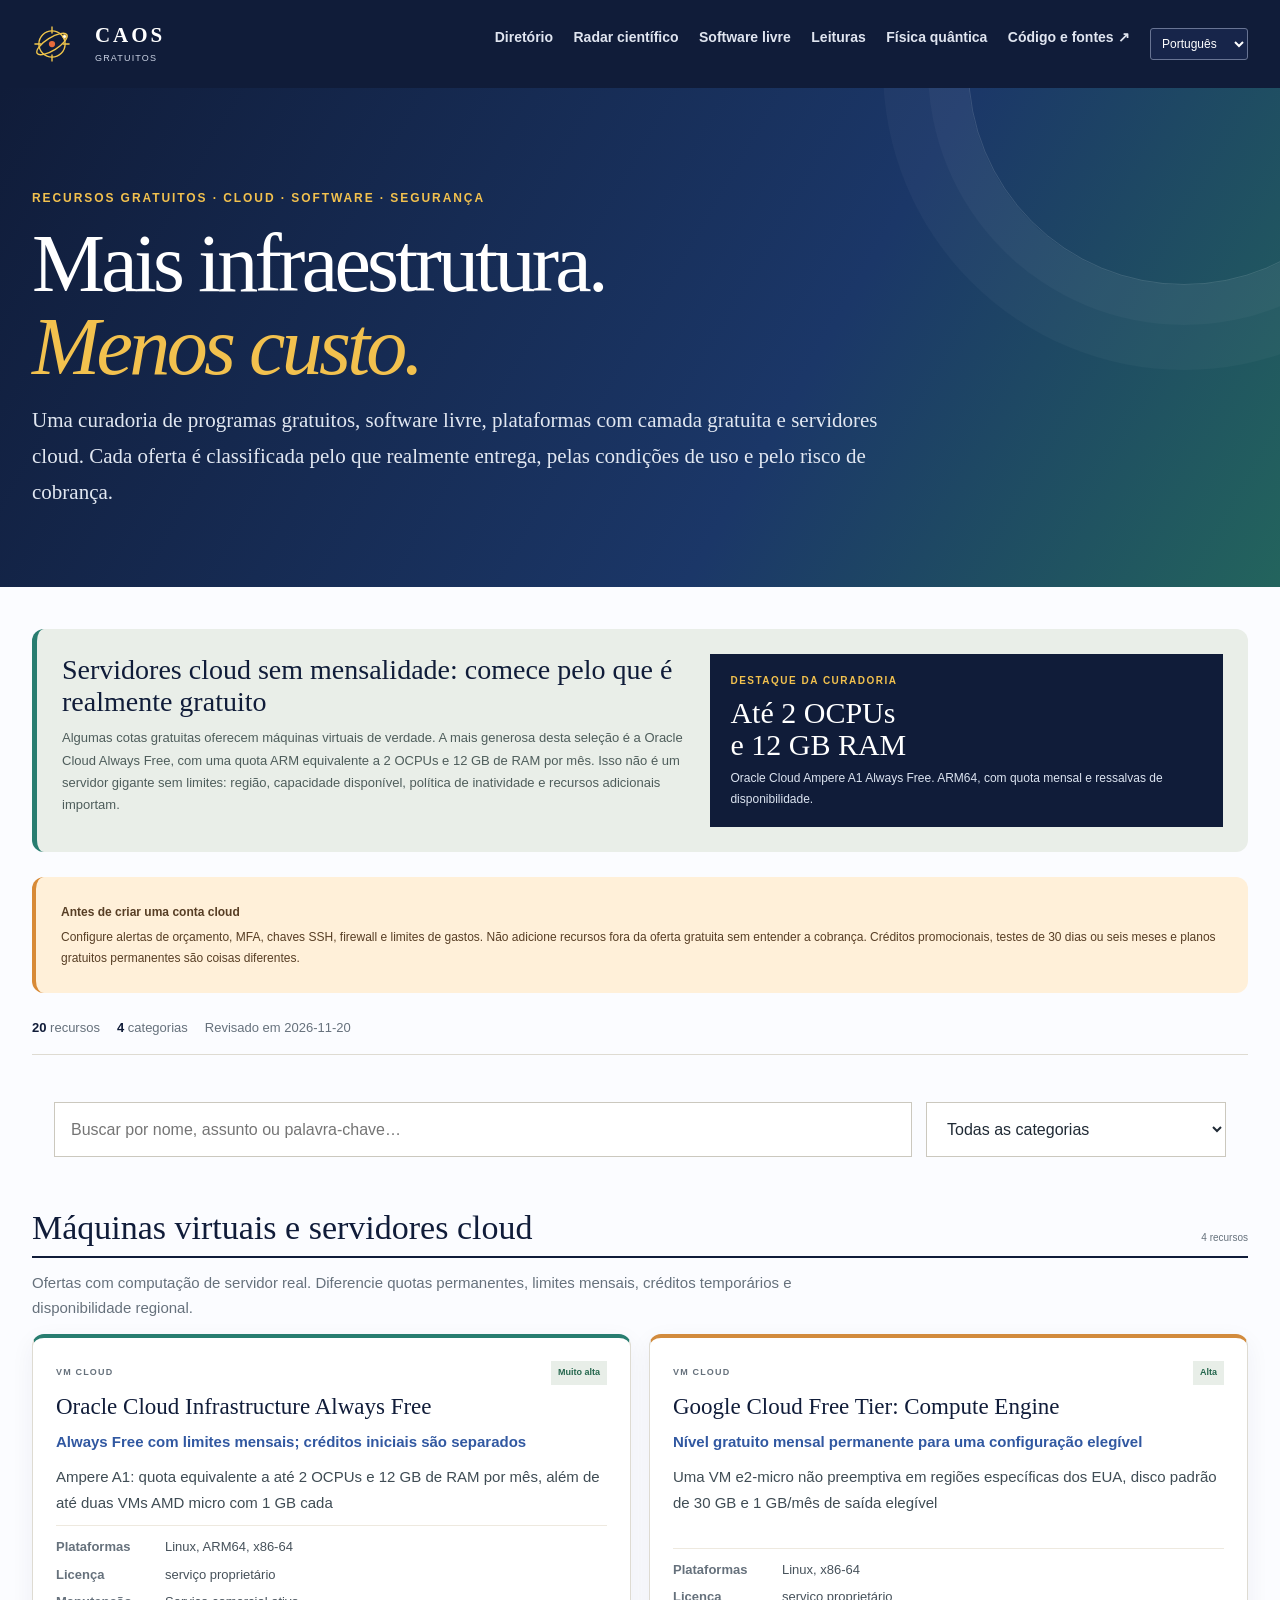
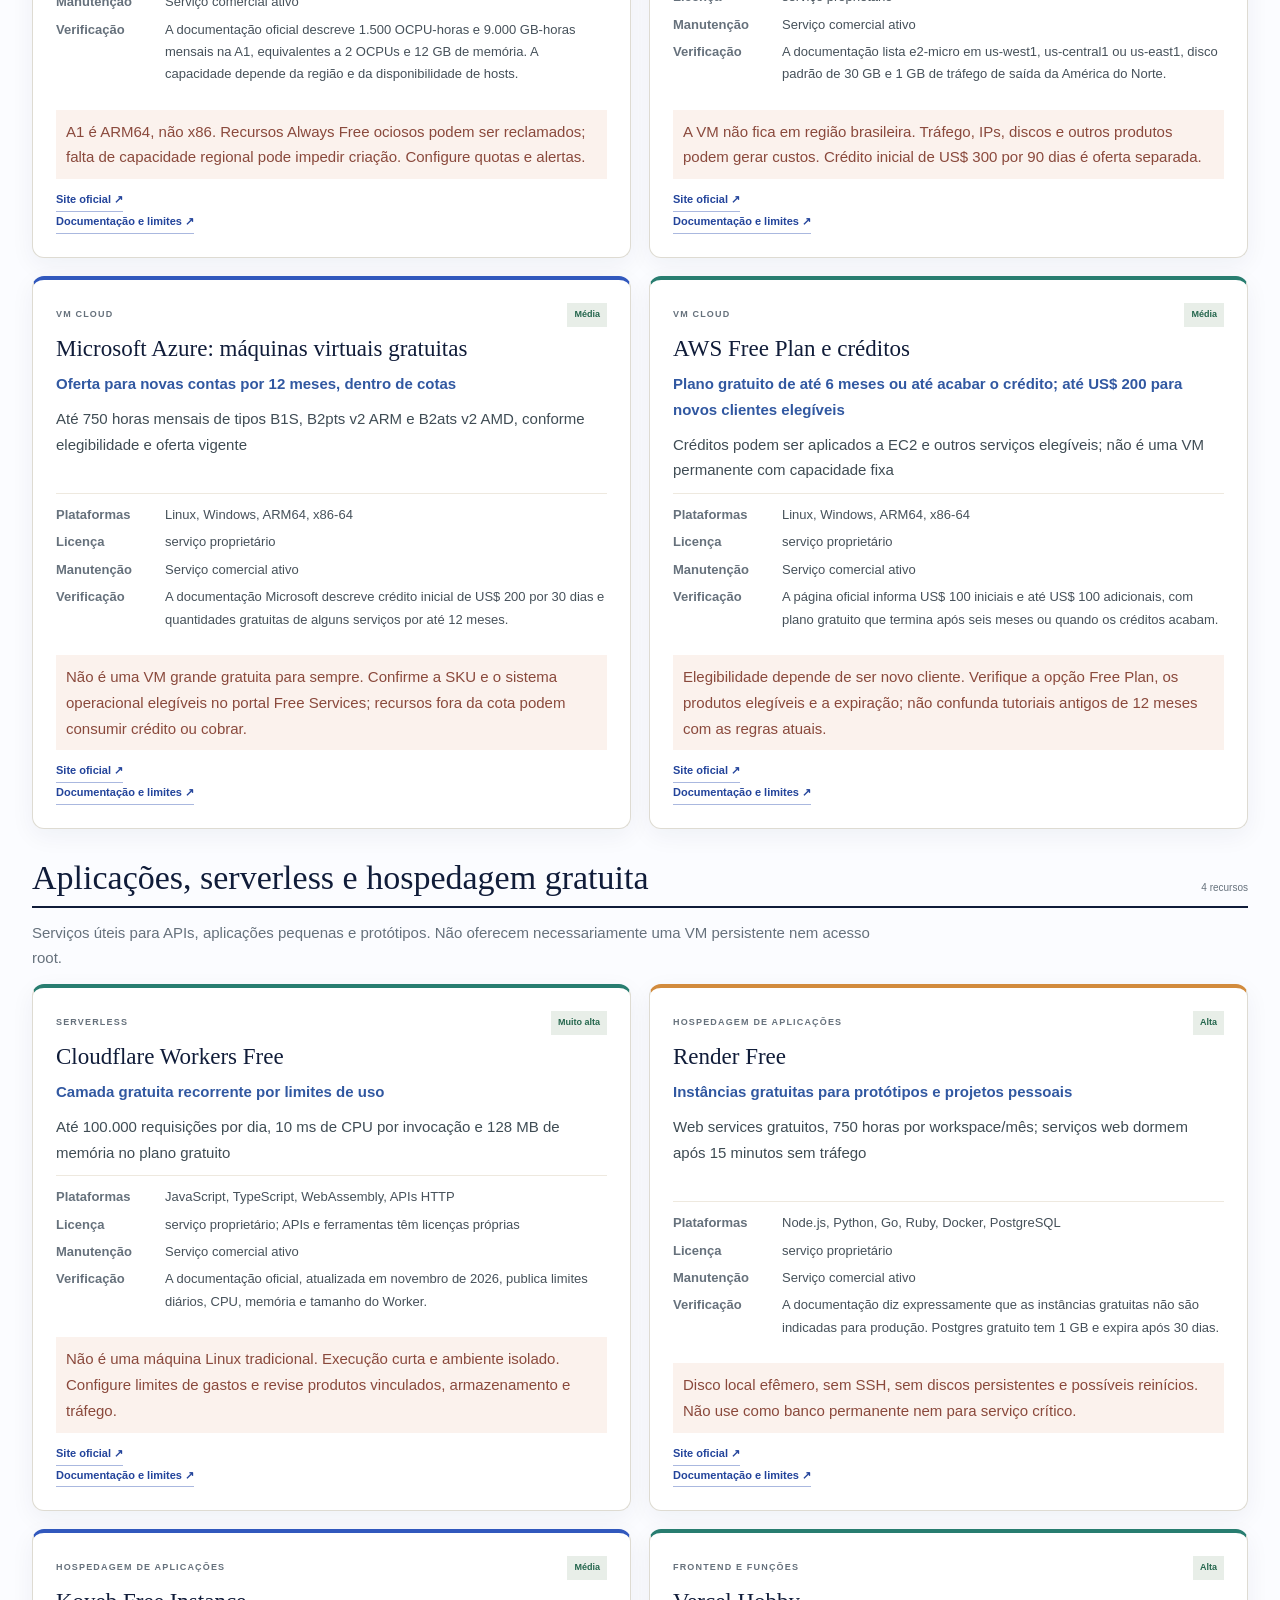
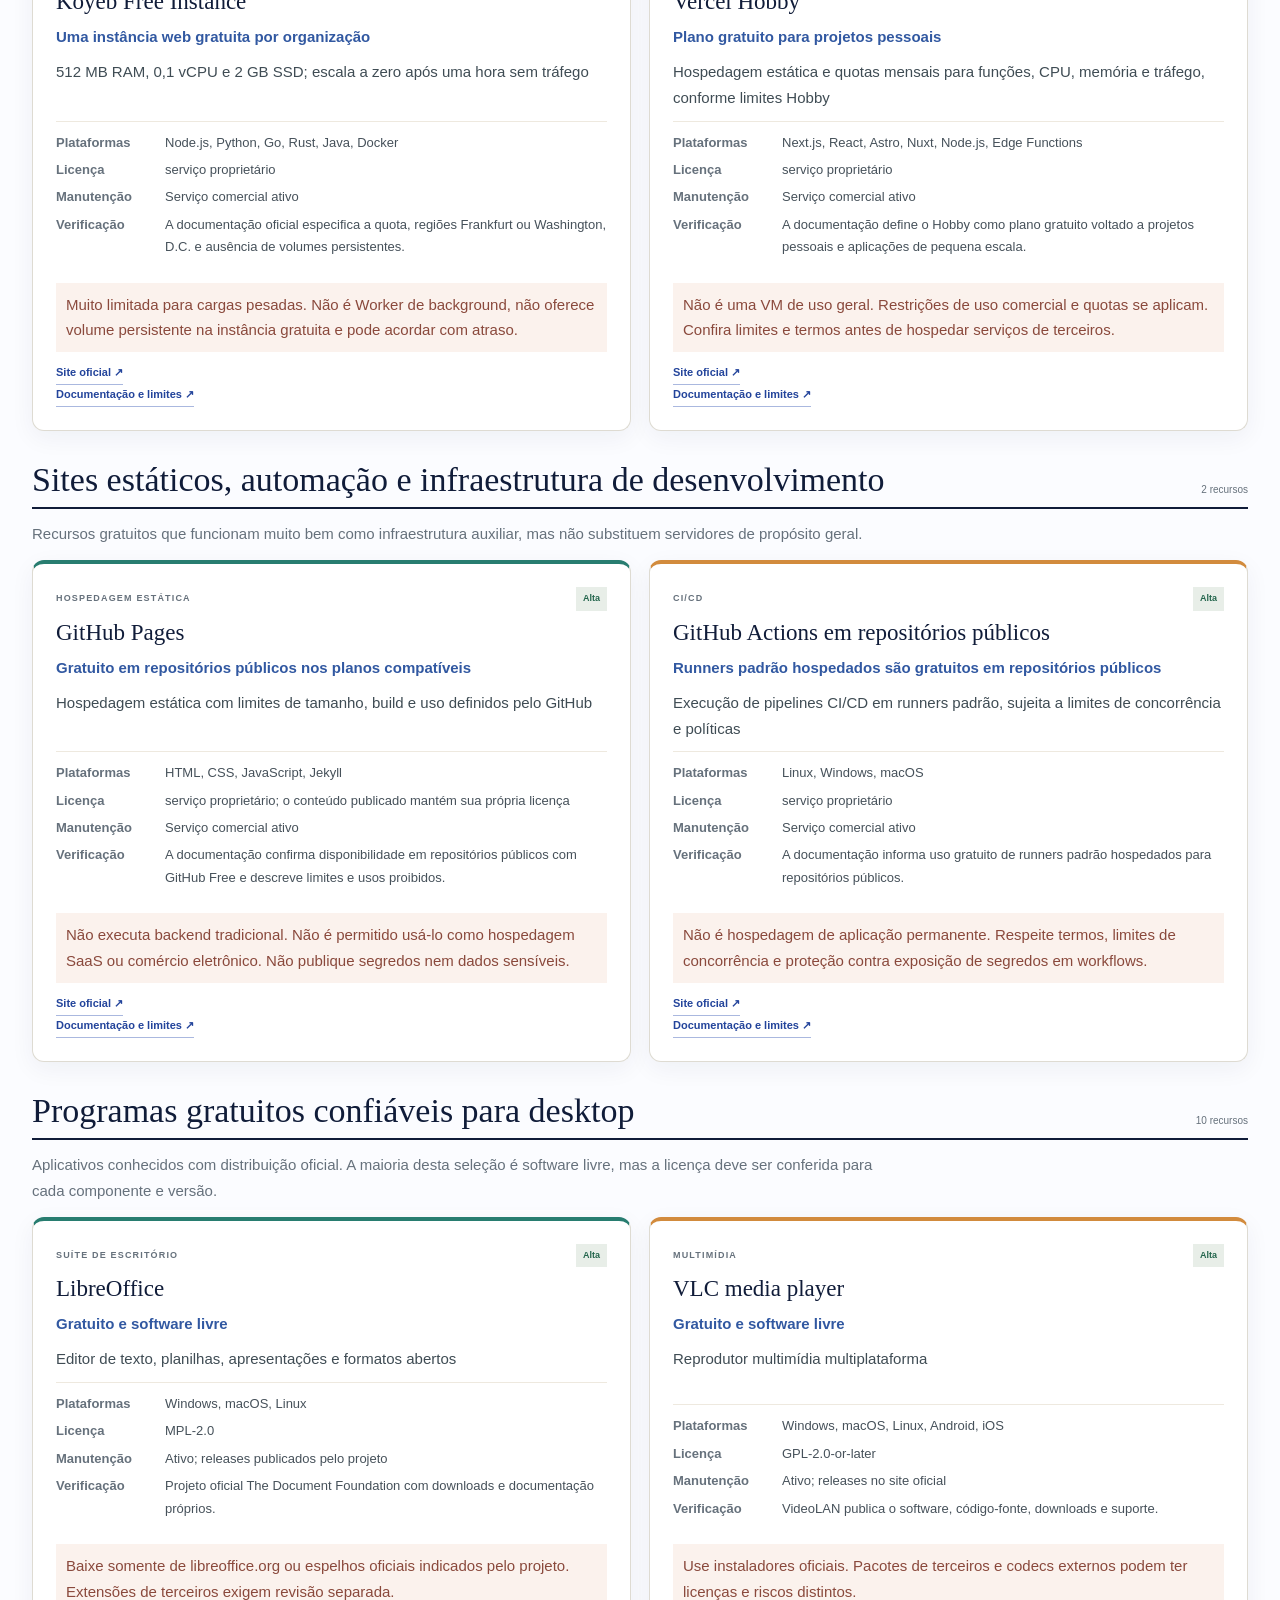
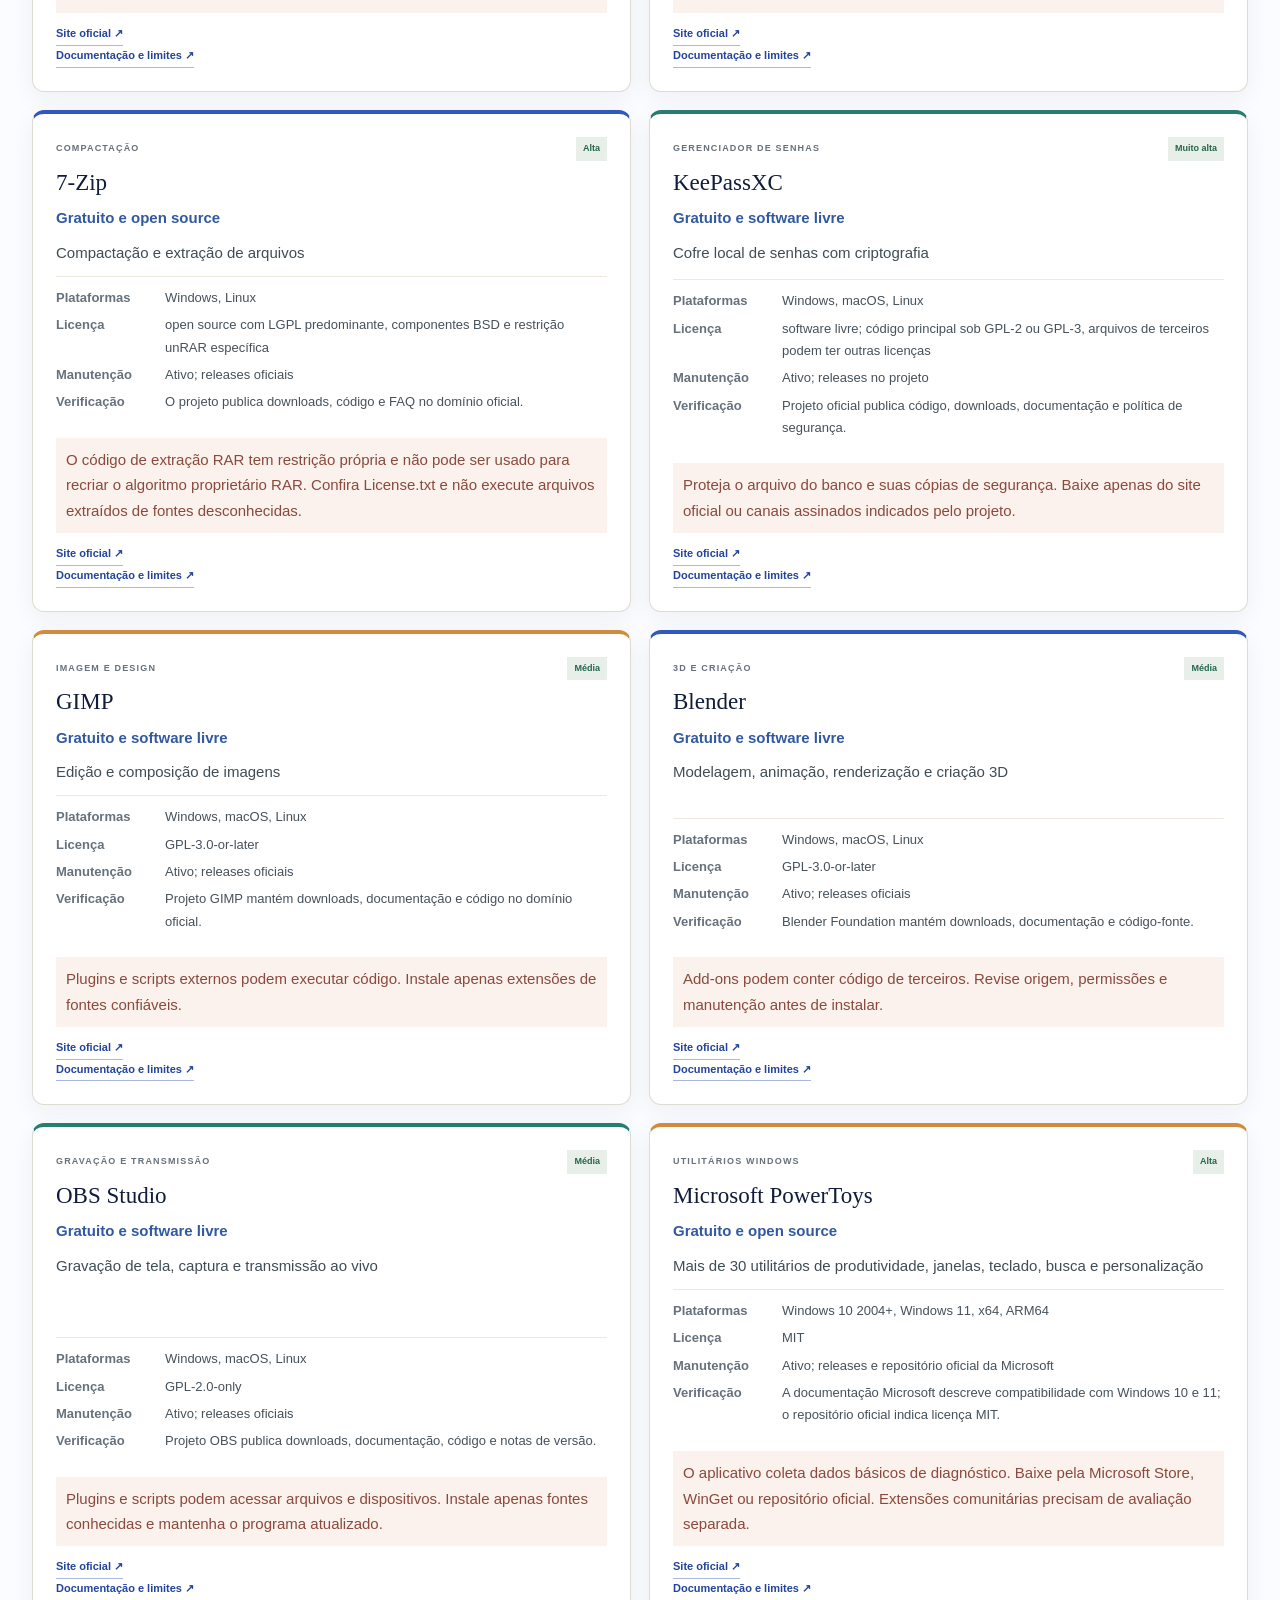
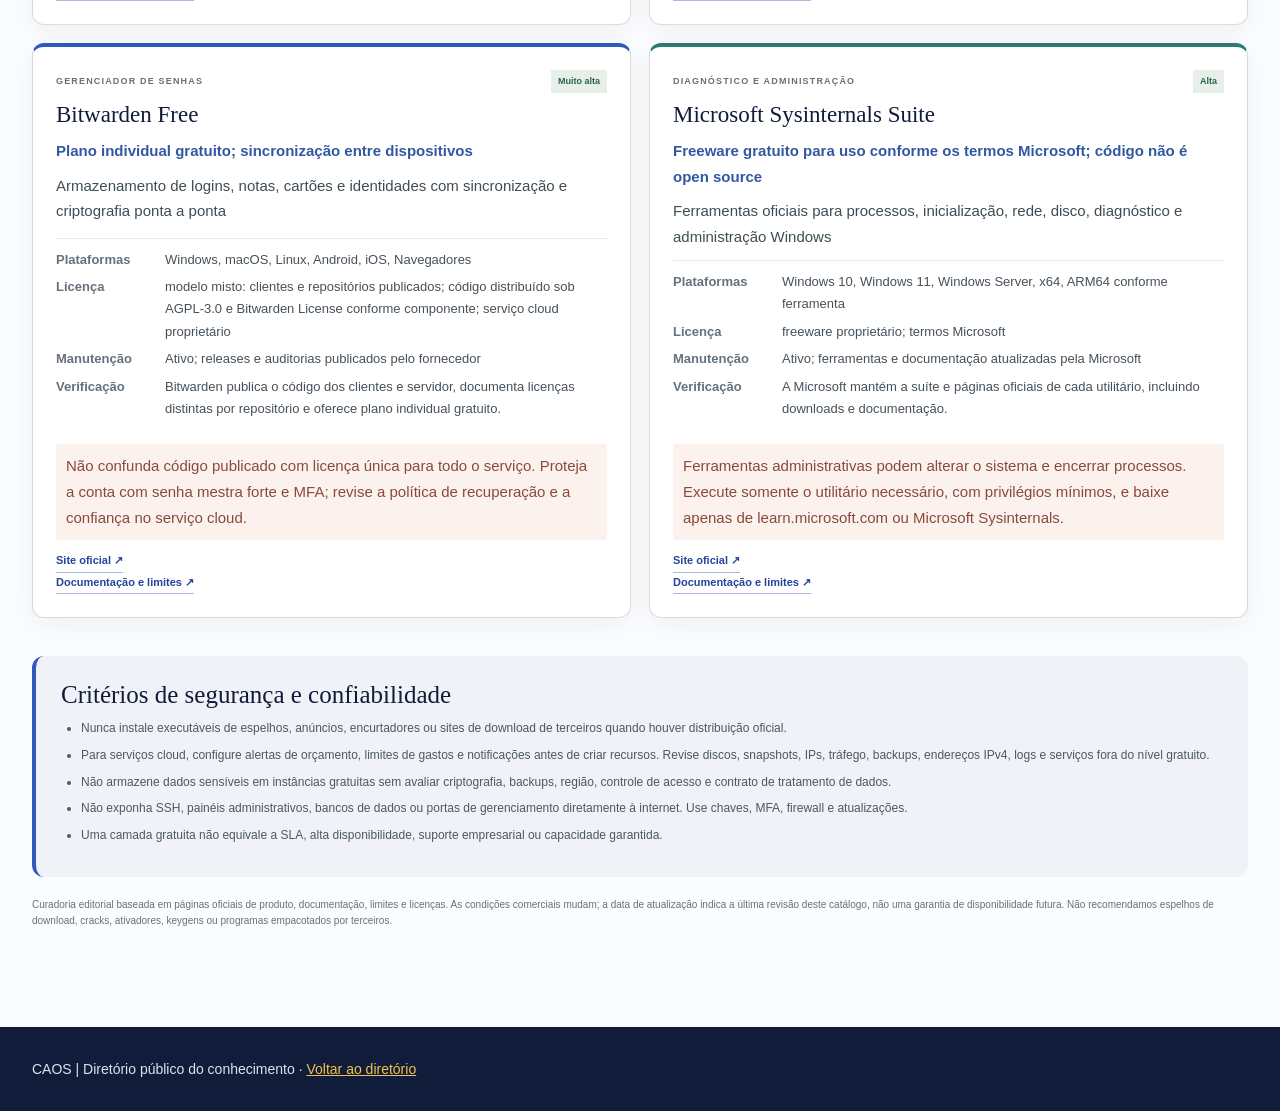
<file: freeware.html>
<!doctype html>
<html lang="pt-BR">
<head>
<meta charset="utf-8"><meta name="viewport" content="width=device-width,initial-scale=1">
<meta name="theme-color" content="#101c39">
<meta name="description" content="Curadoria CAOS de freeware confiável, software gratuito, servidores cloud, máquinas virtuais e plataformas com planos gratuitos verificados em fontes oficiais.">
<link rel="canonical" href="https://carlosjuniorcj16-code.github.io/CAOS/freeware.html">
<title>Freeware e servidores gratuitos | CAOS</title>
<style>
:root{--navy:#101c39;--blue:#3158bd;--paper:#fffdf8;--cream:#f3efe5;--ink:#202a35;--muted:#66717c;--line:#dedbd2;--gold:#f2c14e;--teal:#287d70;--red:#a94b3d}
*{box-sizing:border-box}body{margin:0;background:var(--paper);color:var(--ink);font:15px/1.65 "Avenir Next",Avenir,"Segoe UI",sans-serif}.wrap{width:min(1160px,calc(100% - 36px));margin:auto}
header{background:var(--navy);color:white}.top{min-height:70px;display:flex;align-items:center;justify-content:space-between;gap:18px}.brand{display:flex;align-items:center;gap:12px;color:white;text-decoration:none}.brand img{width:40px;height:40px}.brand strong{font:700 21px Georgia,serif;letter-spacing:.14em}.brand small{display:block;color:#cbd3e5;font-size:9px;letter-spacing:.13em;text-transform:uppercase}nav{display:flex;gap:16px;flex-wrap:wrap}nav a{color:#e0e5f0;text-decoration:none;font-size:12px}nav a:hover{color:var(--gold)}
.hero{background:linear-gradient(120deg,#101c39 0%,#1b3768 62%,#23645d 100%);color:white;padding:55px 0 46px;position:relative;overflow:hidden}.hero:after{content:"";position:absolute;width:430px;height:430px;border:1px solid #ffffff22;border-radius:50%;right:-120px;top:-235px;box-shadow:0 0 0 40px #ffffff08,0 0 0 85px #ffffff08}.kicker{font-size:10px;letter-spacing:.2em;text-transform:uppercase;color:var(--gold);font-weight:800}.hero h1{font:400 clamp(42px,7vw,72px)/.99 Georgia,serif;letter-spacing:-.04em;margin:13px 0}.hero h1 em{color:var(--gold)}.hero p{max-width:790px;color:#e1e7f1;margin:0;font:17px/1.7 Georgia,serif}
main{padding:27px 0 70px}.spotlight{display:grid;grid-template-columns:1.1fr .9fr;gap:22px;padding:25px 27px;background:#e9eee8;border-left:5px solid var(--teal);margin-bottom:25px}.spotlight h2{font:400 28px/1.15 Georgia,serif;color:var(--navy);margin:0 0 9px}.spotlight p{font-size:13px;color:#4e5d5b;margin:0}.spotlight .big{background:var(--navy);color:white;padding:18px 20px;display:flex;flex-direction:column;justify-content:center}.big small{color:var(--gold);font-size:10px;letter-spacing:.15em;text-transform:uppercase;font-weight:800}.big strong{font:400 30px/1.05 Georgia,serif;margin:8px 0}.big span{color:#dce4f1;font-size:12px}.warning{padding:15px 18px;background:#fff0d9;border-left:4px solid #d88a36;color:#573e25;font-size:12px;margin:20px 0 24px}.warning strong{display:block;margin-bottom:4px}
.stats{display:flex;gap:17px;flex-wrap:wrap;color:var(--muted);font-size:11px;border-bottom:1px solid var(--line);padding-bottom:14px}.stats strong{color:var(--navy)}.controls{display:grid;grid-template-columns:1fr 300px;gap:10px;margin:18px 0}.controls input,.controls select{width:100%;padding:12px;border:1px solid #cbc8be;background:white;color:var(--ink);font:inherit}.controls input:focus,.controls select:focus{outline:2px solid var(--blue);outline-offset:1px}
.category{margin:30px 0}.category-head{display:flex;align-items:end;justify-content:space-between;gap:12px;border-bottom:2px solid var(--navy);padding-bottom:9px;margin-bottom:12px}.category h2{font:400 27px/1.1 Georgia,serif;color:var(--navy);margin:0}.category-head small{font-size:10px;color:var(--muted)}.description{font-size:12px;color:var(--muted);max-width:850px;margin:0 0 13px}.cards{display:grid;grid-template-columns:repeat(2,minmax(0,1fr));gap:12px}.card{background:white;border:1px solid var(--line);border-top:4px solid var(--teal);padding:17px;display:flex;flex-direction:column;min-width:0}.card:nth-child(3n+2){border-top-color:#d28b3d}.card:nth-child(3n){border-top-color:var(--blue)}.card-top{display:flex;align-items:center;justify-content:space-between;gap:10px;margin-bottom:7px}.kind{font-size:9px;letter-spacing:.13em;text-transform:uppercase;color:var(--muted);font-weight:800}.priority{font-size:9px;padding:4px 7px;background:#e8eee8;color:#24664d;font-weight:800}.card h3{font:400 21px/1.2 Georgia,serif;color:var(--navy);margin:0 0 8px}.model{font-size:12px;font-weight:800;color:#3158a1;margin:0 0 9px}.capacity{font-size:12px;color:#3f4c54;margin:0 0 10px}.meta{display:grid;grid-template-columns:100px 1fr;gap:5px 9px;border-top:1px solid #eee9df;padding-top:10px;margin-top:auto;font-size:10px}.meta dt{color:var(--muted);font-weight:800}.meta dd{margin:0;color:#46515a}.risk{font-size:11px;line-height:1.5;color:#8a493c;background:#fbf2ed;padding:9px 10px;margin:11px 0}.card a{align-self:flex-start;color:#23449b;font-size:11px;font-weight:800;text-decoration:none;border-bottom:1px solid #aab8df;padding-bottom:2px}.card a:hover{color:#a94b3d;border-color:#a94b3d}.empty{padding:25px;background:var(--cream);color:var(--muted)}
.safety{margin-top:38px;padding:23px 25px;background:#f0f2f7;border-left:4px solid var(--blue)}.safety h2{font:400 25px Georgia,serif;color:var(--navy);margin:0 0 9px}.safety ul{margin:0;padding-left:20px}.safety li{font-size:12px;color:#4c5863;margin:6px 0}.method{margin-top:20px;color:var(--muted);font-size:10px;line-height:1.6}
footer{background:var(--navy);color:#dce2ed;padding:24px 0;font-size:11px}footer a{color:var(--gold)}
@media(max-width:760px){.top{padding:12px 0;align-items:flex-start;flex-direction:column}.spotlight{grid-template-columns:1fr}.controls{grid-template-columns:1fr}.cards{grid-template-columns:1fr}.hero{padding:42px 0}.category h2{font-size:23px}}
</style>
<link rel="stylesheet" href="./assets/caos-refresh.css">
</head>
<body>
<header><div class="wrap top"><a class="brand" href="./index.html"><img src="./assets/caos-mark.svg" alt=""><span><strong>CAOS</strong><small>Freeware e infraestrutura gratuita</small></span></a><nav><a href="./index.html">Diretório</a><a href="./radar.html">Radar</a><a href="./software.html">FOSS</a><a href="./leituras.html">Leituras</a><a href="./quantum.html">Física quântica</a><a href="https://github.com/carlosjuniorcj16-code/CAOS" rel="noopener">Código e fontes ↗</a></nav></div></header>
<section class="hero"><div class="wrap"><div class="kicker">Recursos gratuitos · cloud · software · segurança</div><h1>Mais infraestrutura.<br><em>Menos custo.</em></h1><p>Uma curadoria de programas gratuitos, software livre, plataformas com camada gratuita e servidores cloud. Cada oferta é classificada pelo que realmente entrega, pelas condições de uso e pelo risco de cobrança.</p></div></section>
<main class="wrap">
<section class="spotlight"><div><h2>Servidores cloud sem mensalidade: comece pelo que é realmente gratuito</h2><p>Algumas cotas gratuitas oferecem máquinas virtuais de verdade. A mais generosa desta seleção é a Oracle Cloud Always Free, com uma quota ARM equivalente a 2 OCPUs e 12 GB de RAM por mês. Isso não é um servidor gigante sem limites: região, capacidade disponível, política de inatividade e recursos adicionais importam.</p></div><div class="big"><small>Destaque da curadoria</small><strong>Até 2 OCPUs<br>e 12 GB RAM</strong><span>Oracle Cloud Ampere A1 Always Free. ARM64, com quota mensal e ressalvas de disponibilidade.</span></div></section>
<div class="warning"><strong>Antes de criar uma conta cloud</strong>Configure alertas de orçamento, MFA, chaves SSH, firewall e limites de gastos. Não adicione recursos fora da oferta gratuita sem entender a cobrança. Créditos promocionais, testes de 30 dias ou seis meses e planos gratuitos permanentes são coisas diferentes.</div>
<div class="stats"><span><strong id="total">0</strong> recursos</span><span><strong id="groups">0</strong> categorias</span><span id="updated">Carregando curadoria...</span></div>
<div class="controls"><input id="search" type="search" placeholder="Pesquisar servidores, software, plataformas..." aria-label="Pesquisar recursos"><select id="category" aria-label="Filtrar categoria"><option value="">Todas as categorias</option></select></div>
<div id="catalog" aria-live="polite"><div class="empty">Carregando recursos oficiais...</div></div>
<section class="safety"><h2>Critérios de segurança e confiabilidade</h2><ul id="safety"></ul></section>
<p class="method">Curadoria editorial baseada em páginas oficiais de produto, documentação, limites e licenças. As condições comerciais mudam; a data de atualização indica a última revisão deste catálogo, não uma garantia de disponibilidade futura. Não recomendamos espelhos de download, cracks, ativadores, keygens ou programas empacotados por terceiros.</p>
</main>
<footer><div class="wrap">CAOS | Diretório público do conhecimento · <a href="./index.html">Voltar ao diretório</a></div></footer>
<script>
const $=id=>document.getElementById(id),esc=s=>String(s??"").replace(/[&<>"']/g,c=>({"&":"&amp;","<":"&lt;",">":"&gt;",'"':"&quot;","'":"&#39;"}[c]));
let catalog=null;
function render(){
 const term=$("search").value.trim().toLocaleLowerCase("pt-BR"),selected=$("category").value;
 const cats=(catalog?.categories||[]).filter(c=>(!selected||c.id===selected)&&(!term||[c.title,c.description,...c.items.flatMap(x=>[x.name,x.category,x.model,x.platforms.join(" "),x.capacity,x.evidence,x.risks])].join(" ").toLocaleLowerCase("pt-BR").includes(term)));
 $("catalog").innerHTML=cats.length?cats.map(c=>'<section class="category"><div class="category-head"><h2>'+esc(c.title)+'</h2><small>'+c.items.length+' recursos</small></div><p class="description">'+esc(c.description)+'</p><div class="cards">'+c.items.filter(x=>!term||[x.name,x.category,x.model,x.platforms.join(" "),x.capacity,x.evidence,x.risks].join(" ").toLocaleLowerCase("pt-BR").includes(term)).map(x=>'<article class="card"><div class="card-top"><span class="kind">'+esc(x.category)+'</span><span class="priority">'+esc(x.priority)+'</span></div><h3>'+esc(x.name)+'</h3><p class="model">'+esc(x.model)+'</p><p class="capacity">'+esc(x.capacity)+'</p><dl class="meta"><dt>Plataformas</dt><dd>'+esc(x.platforms.join(", "))+'</dd><dt>Licença</dt><dd>'+esc(x.license_spdx||x.license_status)+'</dd><dt>Manutenção</dt><dd>'+esc(x.maintenance)+'</dd><dt>Verificação</dt><dd>'+esc(x.evidence)+'</dd></dl><p class="risk">'+esc(x.risks)+'</p><a href="'+esc(x.url)+'" target="_blank" rel="noopener noreferrer">Site oficial ↗</a>'+(x.docs?'<a href="'+esc(x.docs)+'" target="_blank" rel="noopener noreferrer">Documentação e limites ↗</a>':"")+'</article>').join("")+'</div></section>').join(""):'<div class="empty">Nenhum recurso corresponde à busca. Tente outro termo.</div>';
}
fetch("./data/freeware.json?"+Date.now()).then(r=>{if(!r.ok)throw Error("catalogo indisponivel");return r.json()}).then(d=>{
 catalog=d;const total=d.categories.reduce((n,c)=>n+c.items.length,0);
 $("total").textContent=total;$("groups").textContent=d.categories.length;$("updated").textContent="Revisado em "+d.updated_at;
 $("category").innerHTML='<option value="">Todas as categorias</option>'+d.categories.map(c=>'<option value="'+esc(c.id)+'">'+esc(c.title)+'</option>').join("");
 $("safety").innerHTML=d.safety_policy.map(x=>"<li>"+esc(x)+"</li>").join("");render();
}).catch(()=>{$("updated").textContent="Catálogo indisponível";$("catalog").innerHTML='<div class="empty">Não foi possível carregar a curadoria.</div>'});
$("search").addEventListener("input",render);$("category").addEventListener("change",render);
</script>
<script src="./js/site-i18n.js"></script>
</body></html>
</file>
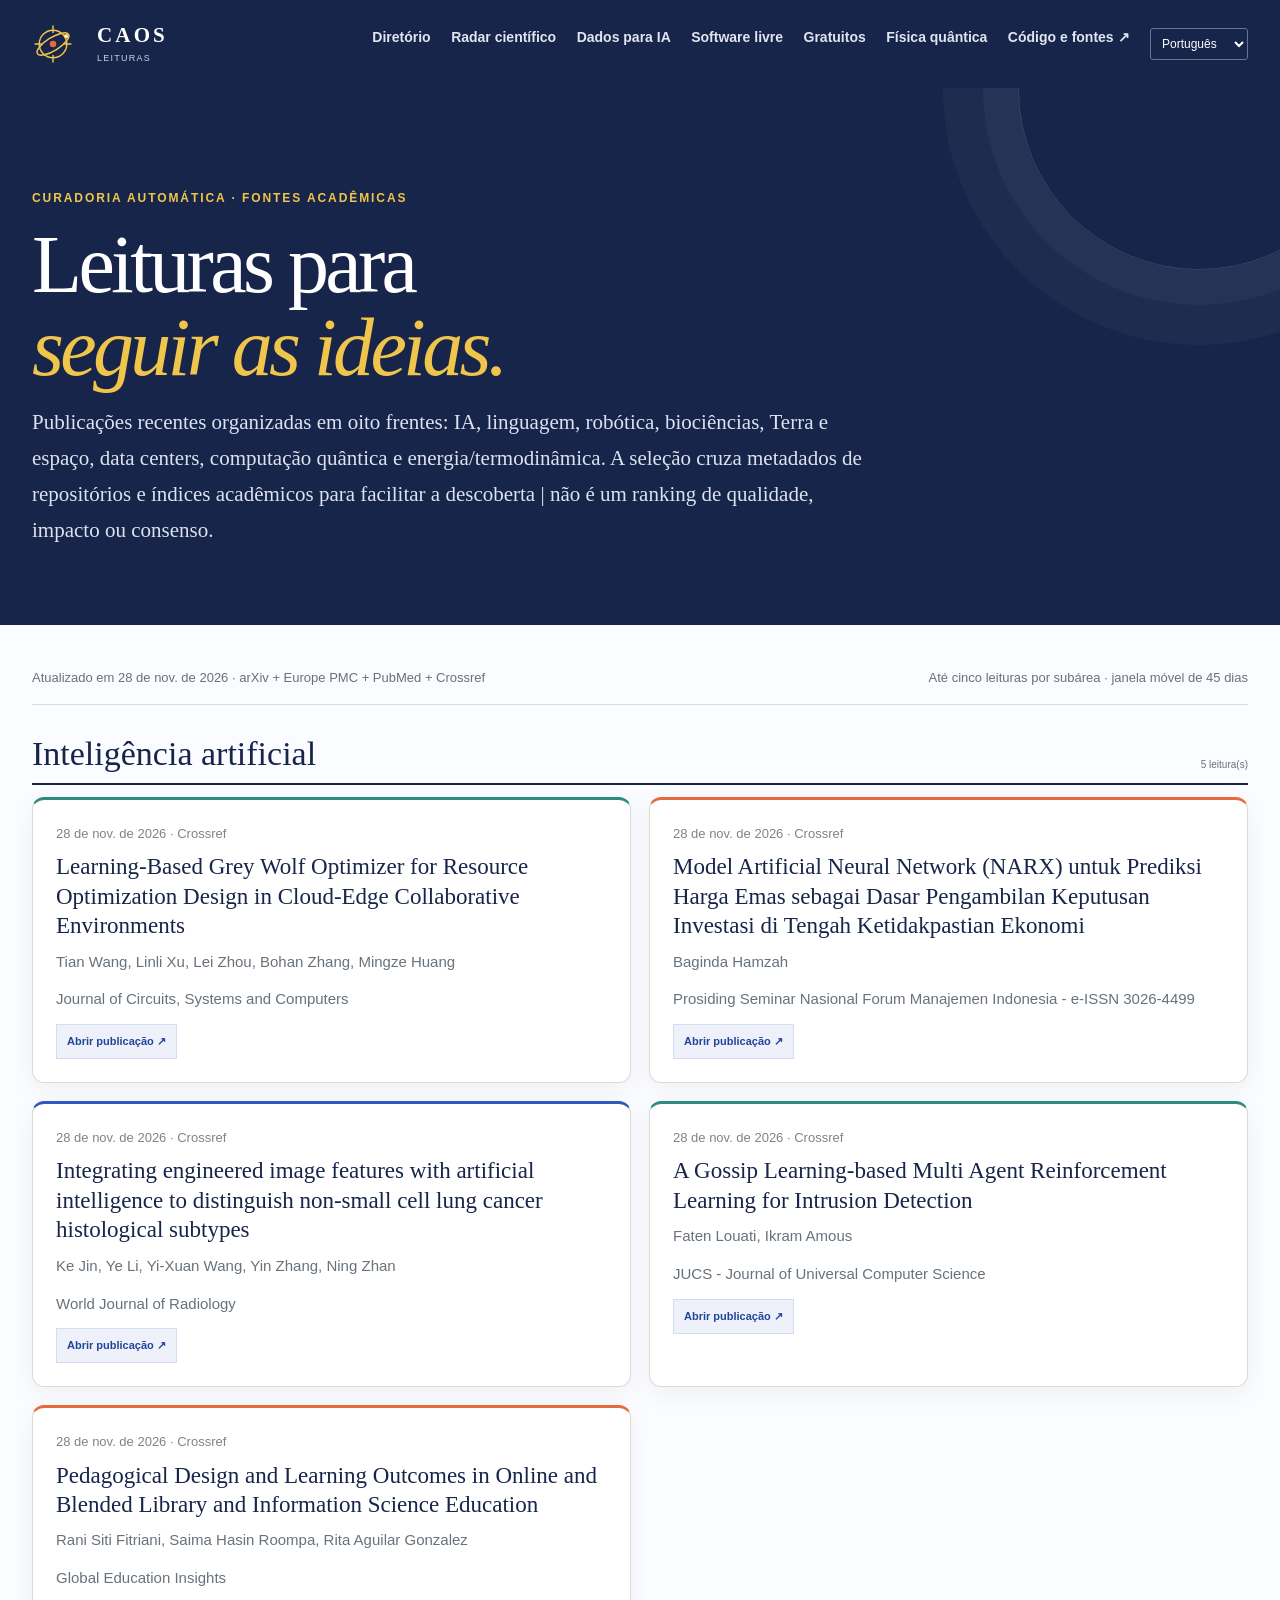
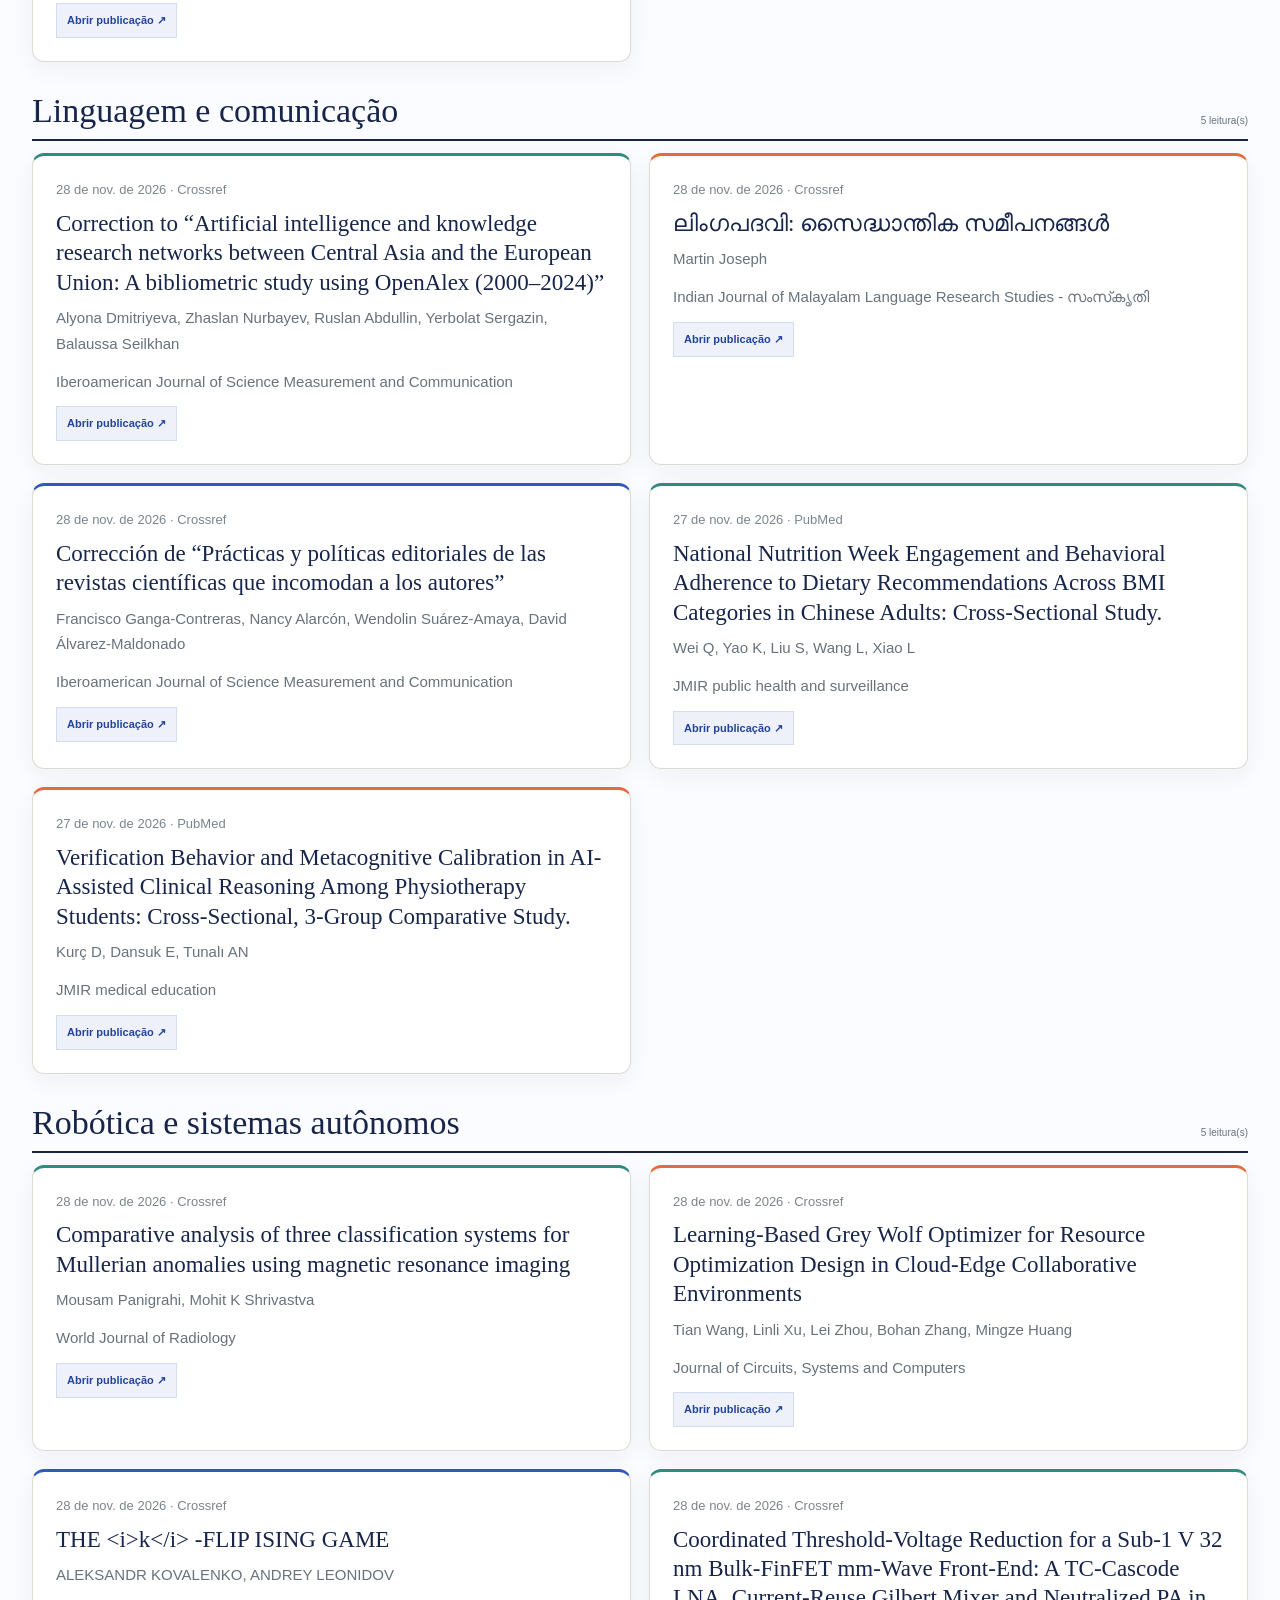
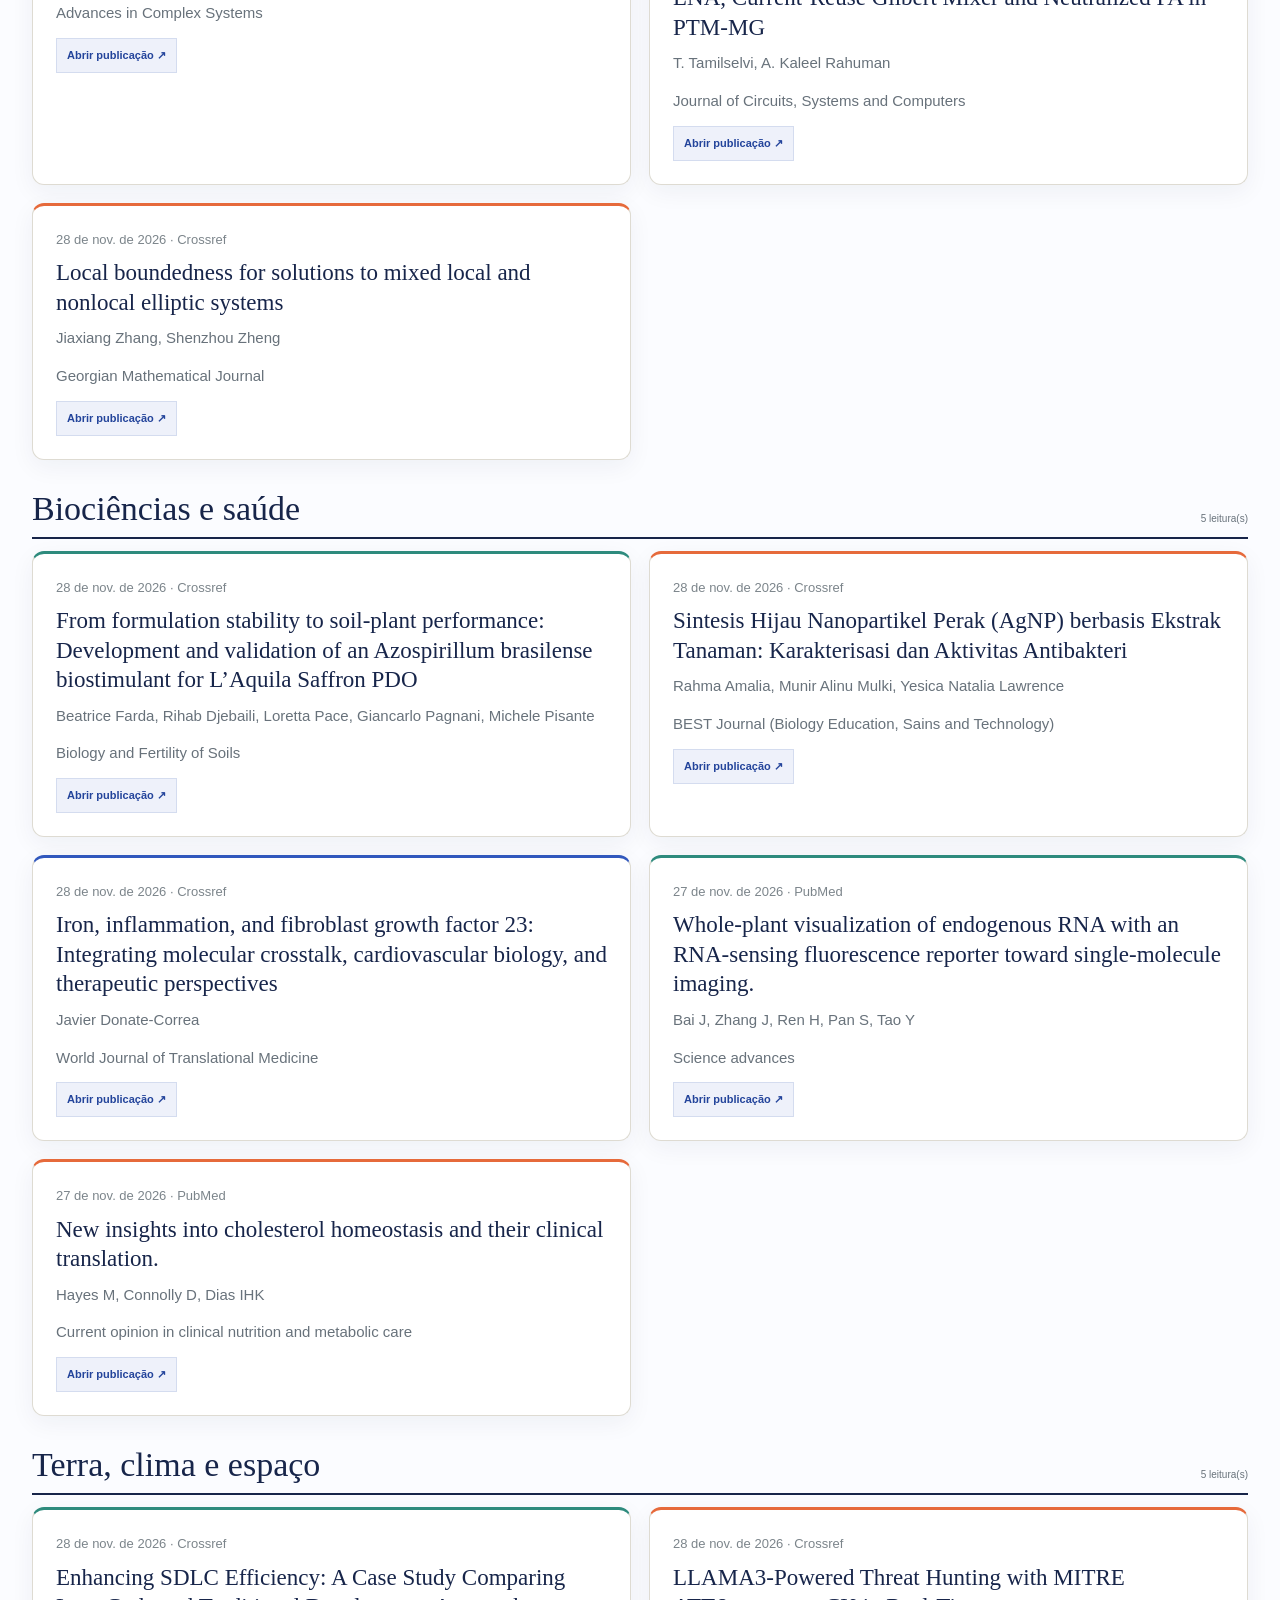
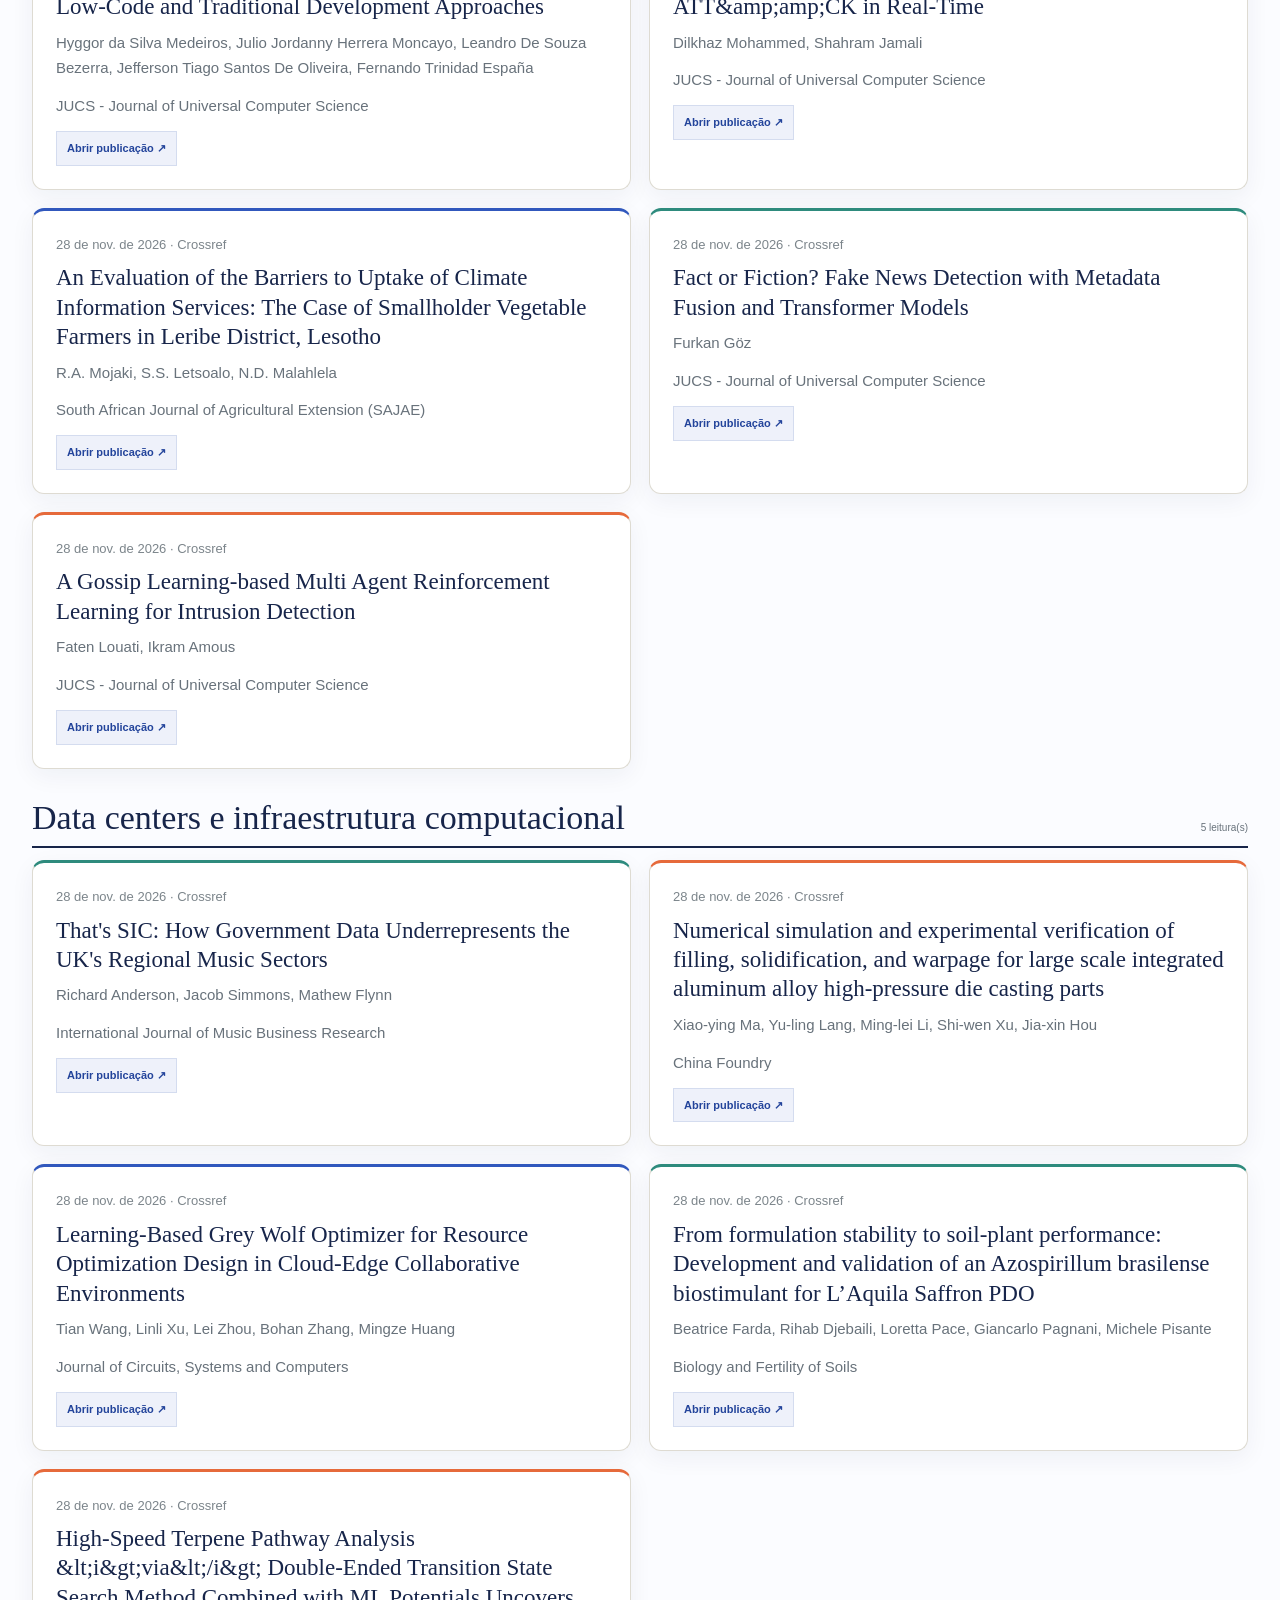
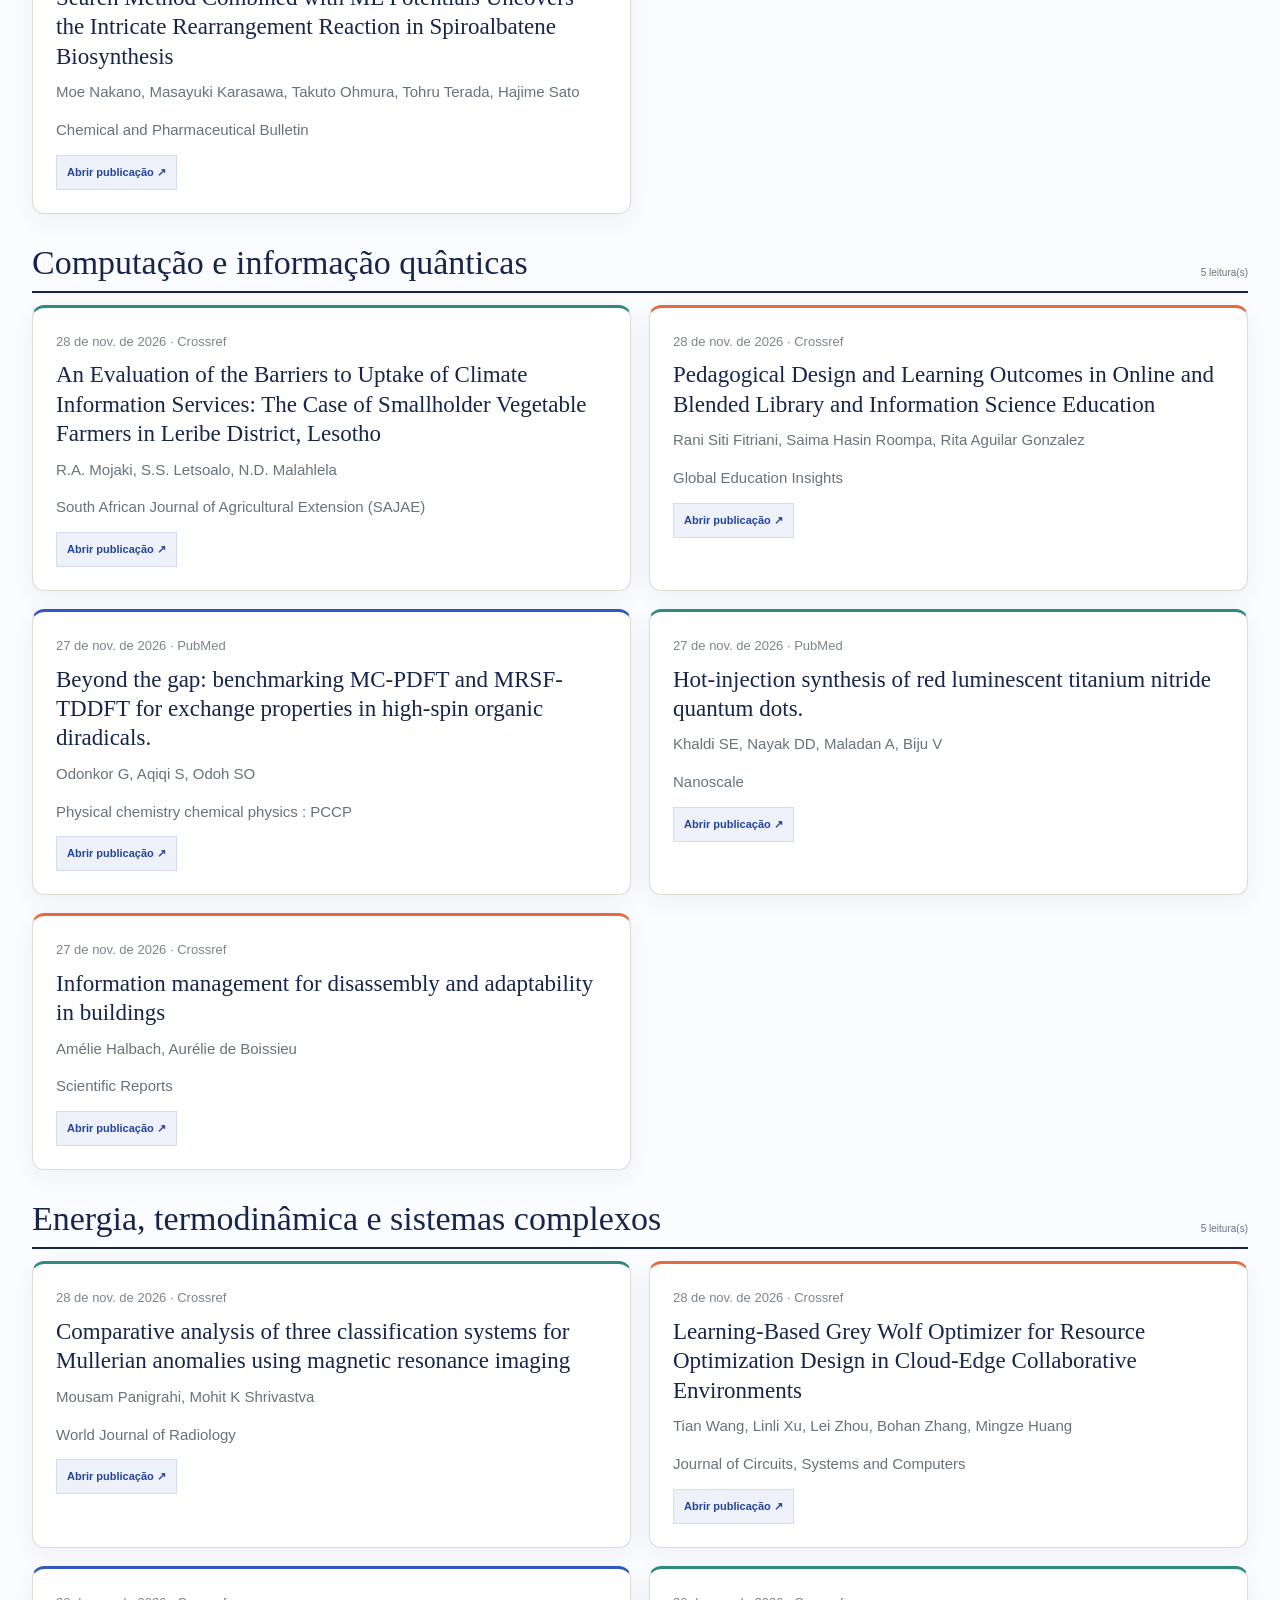
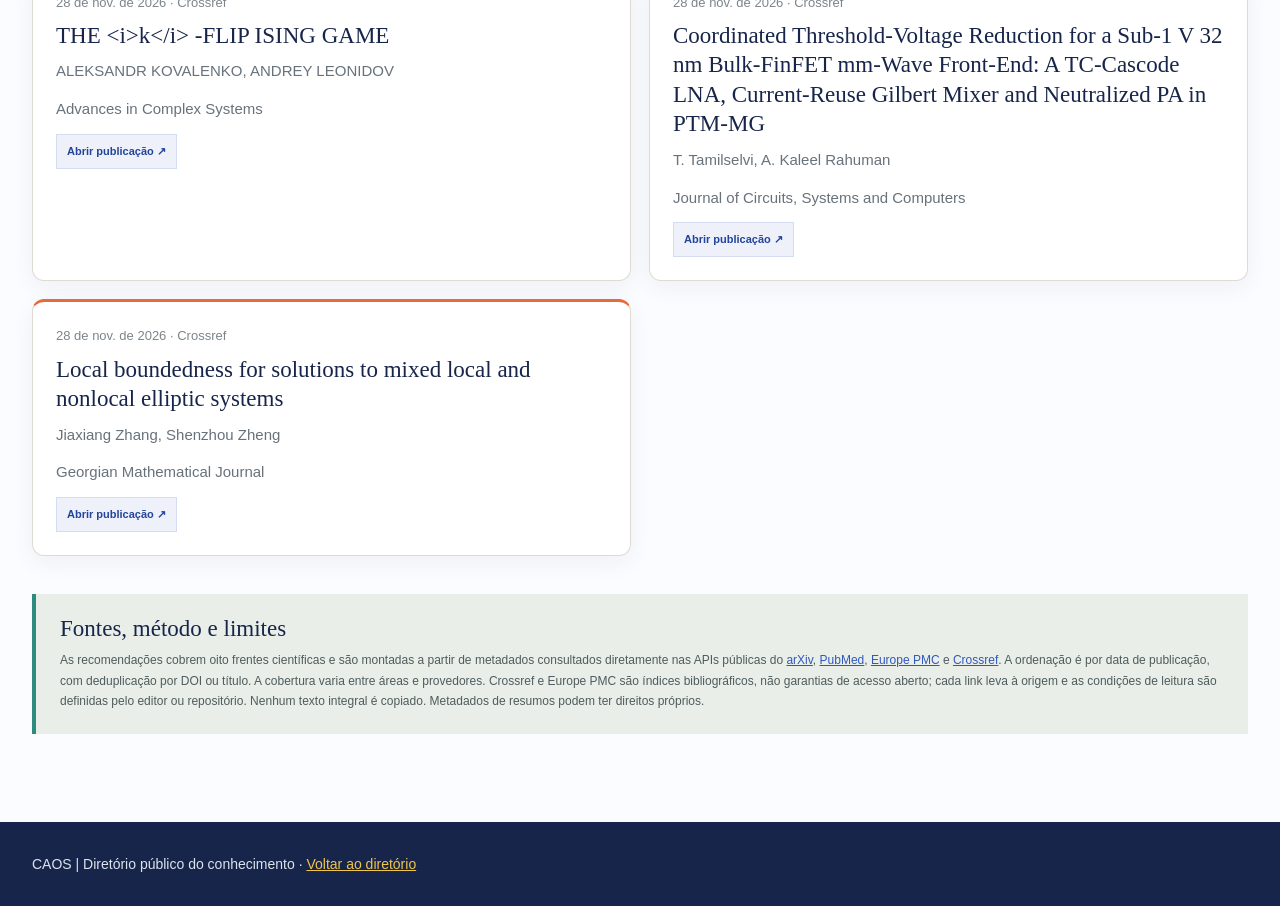
<file: leituras.html>
<!doctype html>
<html lang="pt-BR">
<head>
<meta charset="utf-8"><meta name="viewport" content="width=device-width,initial-scale=1">
<meta name="theme-color" content="#17254a">
<meta name="description" content="Sugestões de leitura do CAOS: pesquisas recentes organizadas por subáreas, coletadas de fontes acadêmicas e APIs públicas.">
<link rel="canonical" href="https://carlosjuniorcj16-code.github.io/CAOS/leituras.html">
<title>Sugestões de leitura | CAOS</title>
<style>
:root{--navy:#17254a;--blue:#3158bd;--paper:#fffdf8;--cream:#f5f0e5;--ink:#202a35;--muted:#68727b;--line:#dedbd2;--orange:#e66a3b;--yellow:#f0c54b;--teal:#2e8b7d}
*{box-sizing:border-box}body{margin:0;background:var(--paper);color:var(--ink);font:16px/1.65 "Avenir Next",Avenir,"Segoe UI",sans-serif}.wrap{width:min(1100px,calc(100% - 36px));margin:auto}
header{background:var(--navy);color:white}.top{min-height:74px;display:flex;align-items:center;justify-content:space-between;gap:18px}.brand{display:flex;align-items:center;gap:12px;color:white;text-decoration:none}.brand img{width:42px;height:42px}.brand strong{font:700 21px Georgia,serif;letter-spacing:.15em}.brand small{display:block;color:#cbd3e5;font-size:9px;letter-spacing:.14em;text-transform:uppercase}nav{display:flex;gap:20px;flex-wrap:wrap}nav a{color:#e0e5f0;text-decoration:none;font-size:12px}nav a:hover{color:var(--yellow)}
.hero{background:var(--navy);color:white;padding:55px 0 48px;position:relative;overflow:hidden}.hero:after{content:"";position:absolute;width:360px;height:360px;border:1px solid #ffffff22;border-radius:50%;right:-100px;top:-180px;box-shadow:0 0 0 35px #ffffff08,0 0 0 75px #ffffff08}.kicker{font-size:10px;letter-spacing:.2em;text-transform:uppercase;color:var(--yellow);font-weight:800}.hero h1{font:400 clamp(40px,7vw,68px)/1.02 Georgia,serif;letter-spacing:-.045em;margin:14px 0}.hero h1 em{color:var(--yellow)}.hero p{max-width:720px;color:#dce2ef;margin:0;font:17px/1.7 Georgia,serif}
main{padding:30px 0 75px}.status{display:flex;justify-content:space-between;gap:12px;flex-wrap:wrap;color:var(--muted);font-size:11px;border-bottom:1px solid var(--line);padding-bottom:15px;margin-bottom:20px}.topic{margin:30px 0 0}.topic-head{display:flex;align-items:end;justify-content:space-between;gap:12px;border-bottom:2px solid var(--navy);padding-bottom:10px;margin-bottom:12px}.topic h2{font:400 29px/1.1 Georgia,serif;color:var(--navy);margin:0}.topic small{font-size:10px;color:var(--muted)}.cards{display:grid;grid-template-columns:repeat(2,minmax(0,1fr));gap:12px}.card{background:#fff;border:1px solid var(--line);border-top:3px solid var(--teal);padding:18px 19px;min-width:0}.card:nth-child(3n+2){border-top-color:var(--orange)}.card:nth-child(3n){border-top-color:var(--blue)}.meta{font-size:10px;color:#7c858b;margin-bottom:7px}.card h3{font:400 21px/1.22 Georgia,serif;color:var(--navy);margin:0 0 8px}.authors{font-size:10px;color:#68727b;margin:0 0 12px}.venue{font-size:10px;color:#68727b;margin:0 0 12px}.link{display:inline-block;padding:7px 10px;background:#eef1fa;color:#23449b;text-decoration:none;font-size:11px;font-weight:800;border:1px solid #d4dcef}.link:hover{background:var(--navy);color:white}.empty{padding:30px;background:var(--cream);color:var(--muted)}.method{margin-top:38px;padding:22px 24px;background:#e9eee8;border-left:4px solid var(--teal)}.method h2{font:400 23px Georgia,serif;color:var(--navy);margin:0 0 8px}.method p{font-size:12px;color:#4f5c5d;margin:0}.method a{color:var(--blue)}footer{background:var(--navy);color:#dce2ed;padding:25px 0;font-size:11px}footer a{color:var(--yellow)}@media(max-width:650px){.top{padding:12px 0;align-items:flex-start;flex-direction:column}.cards{grid-template-columns:1fr}.hero{padding:43px 0}.topic h2{font-size:25px}}
</style><link rel="stylesheet" href="./assets/caos-refresh.css">
</head>
<body>
<header><div class="wrap top"><a class="brand" href="./index.html"><img src="./assets/caos-mark.svg" alt=""><span><strong>CAOS</strong><small>Sugestões de leitura</small></span></a><nav><a href="./index.html">Diretório</a><a href="./radar.html">Radar científico</a><a href="./ai-data.html">Dados para IA</a><a href="./software.html">FOSS</a><a href="./freeware.html">Gratuitos</a><a href="./quantum.html">Física quântica</a><a href="https://github.com/carlosjuniorcj16-code/CAOS" rel="noopener">Código e fontes ↗</a></nav></div></header>
<section class="hero"><div class="wrap"><div class="kicker">Curadoria automática · fontes acadêmicas</div><h1>Leituras para<br><em>seguir as ideias.</em></h1><p>Publicações recentes organizadas em oito frentes: IA, linguagem, robótica, biociências, Terra e espaço, data centers, computação quântica e energia/termodinâmica. A seleção cruza metadados de repositórios e índices acadêmicos para facilitar a descoberta | não é um ranking de qualidade, impacto ou consenso.</p></div></section>
<main class="wrap"><div class="status"><span id="updated">Consultando a última atualização…</span><span>Até cinco leituras por subárea · janela móvel de 45 dias</span></div><div id="topics"><div class="empty">Carregando sugestões de leitura…</div></div>
<section class="method"><h2>Fontes, método e limites</h2><p>As recomendações cobrem oito frentes científicas e são montadas a partir de metadados consultados diretamente nas APIs públicas do <a href="https://arxiv.org/" rel="noopener">arXiv</a>, <a href="https://pubmed.ncbi.nlm.nih.gov/" rel="noopener">PubMed</a>, <a href="https://europepmc.org/" rel="noopener">Europe PMC</a> e <a href="https://www.crossref.org/" rel="noopener">Crossref</a>. A ordenação é por data de publicação, com deduplicação por DOI ou título. A cobertura varia entre áreas e provedores. Crossref e Europe PMC são índices bibliográficos, não garantias de acesso aberto; cada link leva à origem e as condições de leitura são definidas pelo editor ou repositório. Nenhum texto integral é copiado. Metadados de resumos podem ter direitos próprios.</p></section></main>
<footer><div class="wrap">CAOS | Diretório público do conhecimento · <a href="./index.html">Voltar ao diretório</a></div></footer>
<script>
const $=id=>document.getElementById(id);
const esc=s=>String(s??"").replace(/[&<>"']/g,c=>({"&":"&amp;","<":"&lt;",">":"&gt;",'"':"&quot;","'":"&#39;"}[c]));
const fmt=s=>{const d=new Date(s);return Number.isNaN(d.getTime())?s:d.toLocaleDateString("pt-BR",{year:"numeric",month:"short",day:"numeric",timeZone:"UTC"})};
fetch("./data/reading-recommendations.json?"+Date.now()).then(r=>{if(!r.ok)throw Error("feed indisponível");return r.json()}).then(data=>{
 const topics=Array.isArray(data.topics)?data.topics:[];
 $("updated").textContent=data.updated_at?"Atualizado em "+fmt(data.updated_at)+" · "+(data.sources||[]).join(" + "):"Aguardando a primeira coleta automática";
 $("topics").innerHTML=topics.length?topics.map((t,i)=>'<section class="topic"><div class="topic-head"><h2>'+esc(t.name)+'</h2><small>'+t.items.length+' leitura(s)</small></div><div class="cards">'+(t.items.length?t.items.map(x=>'<article class="card"><div class="meta">'+esc(fmt(x.published))+' · '+esc(x.source)+'</div><h3>'+esc(x.title)+'</h3><p class="authors">'+esc((x.authors||[]).slice(0,5).join(", "))+'</p>'+(x.venue?'<p class="venue">'+esc(x.venue)+'</p>':'')+'<a class="link" href="'+esc(x.url)+'" target="_blank" rel="noopener noreferrer">Abrir publicação ↗</a></article>').join(""):'<div class="empty">Nenhuma leitura recente nesta subárea.</div>')+'</div></section>').join(""):'<div class="empty">Ainda não há sugestões. O sistema tentará novamente na próxima coleta.</div>';
}).catch(()=>{$("updated").textContent="Não foi possível carregar a atualização";$("topics").innerHTML='<div class="empty">As sugestões estão temporariamente indisponíveis.</div>'});
</script><script src="./js/site-i18n.js"></script>
</body></html>
</file>
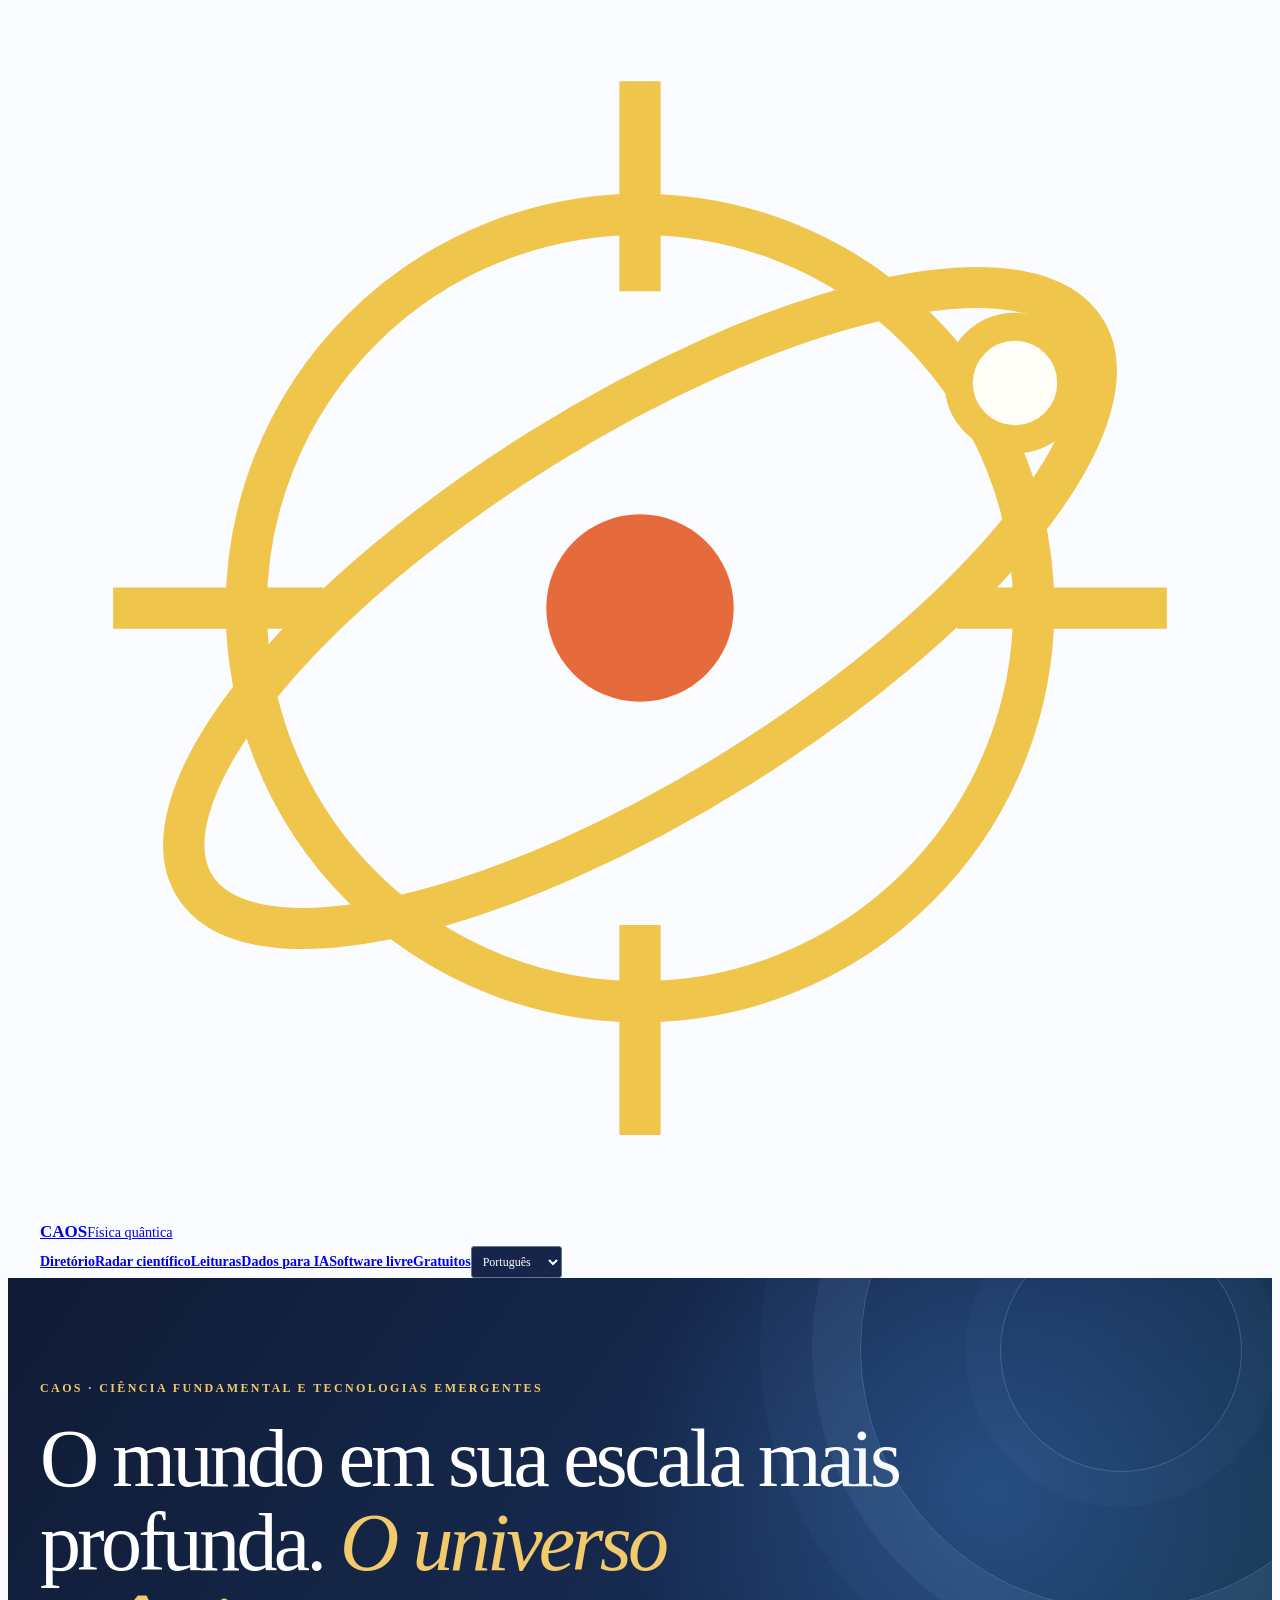
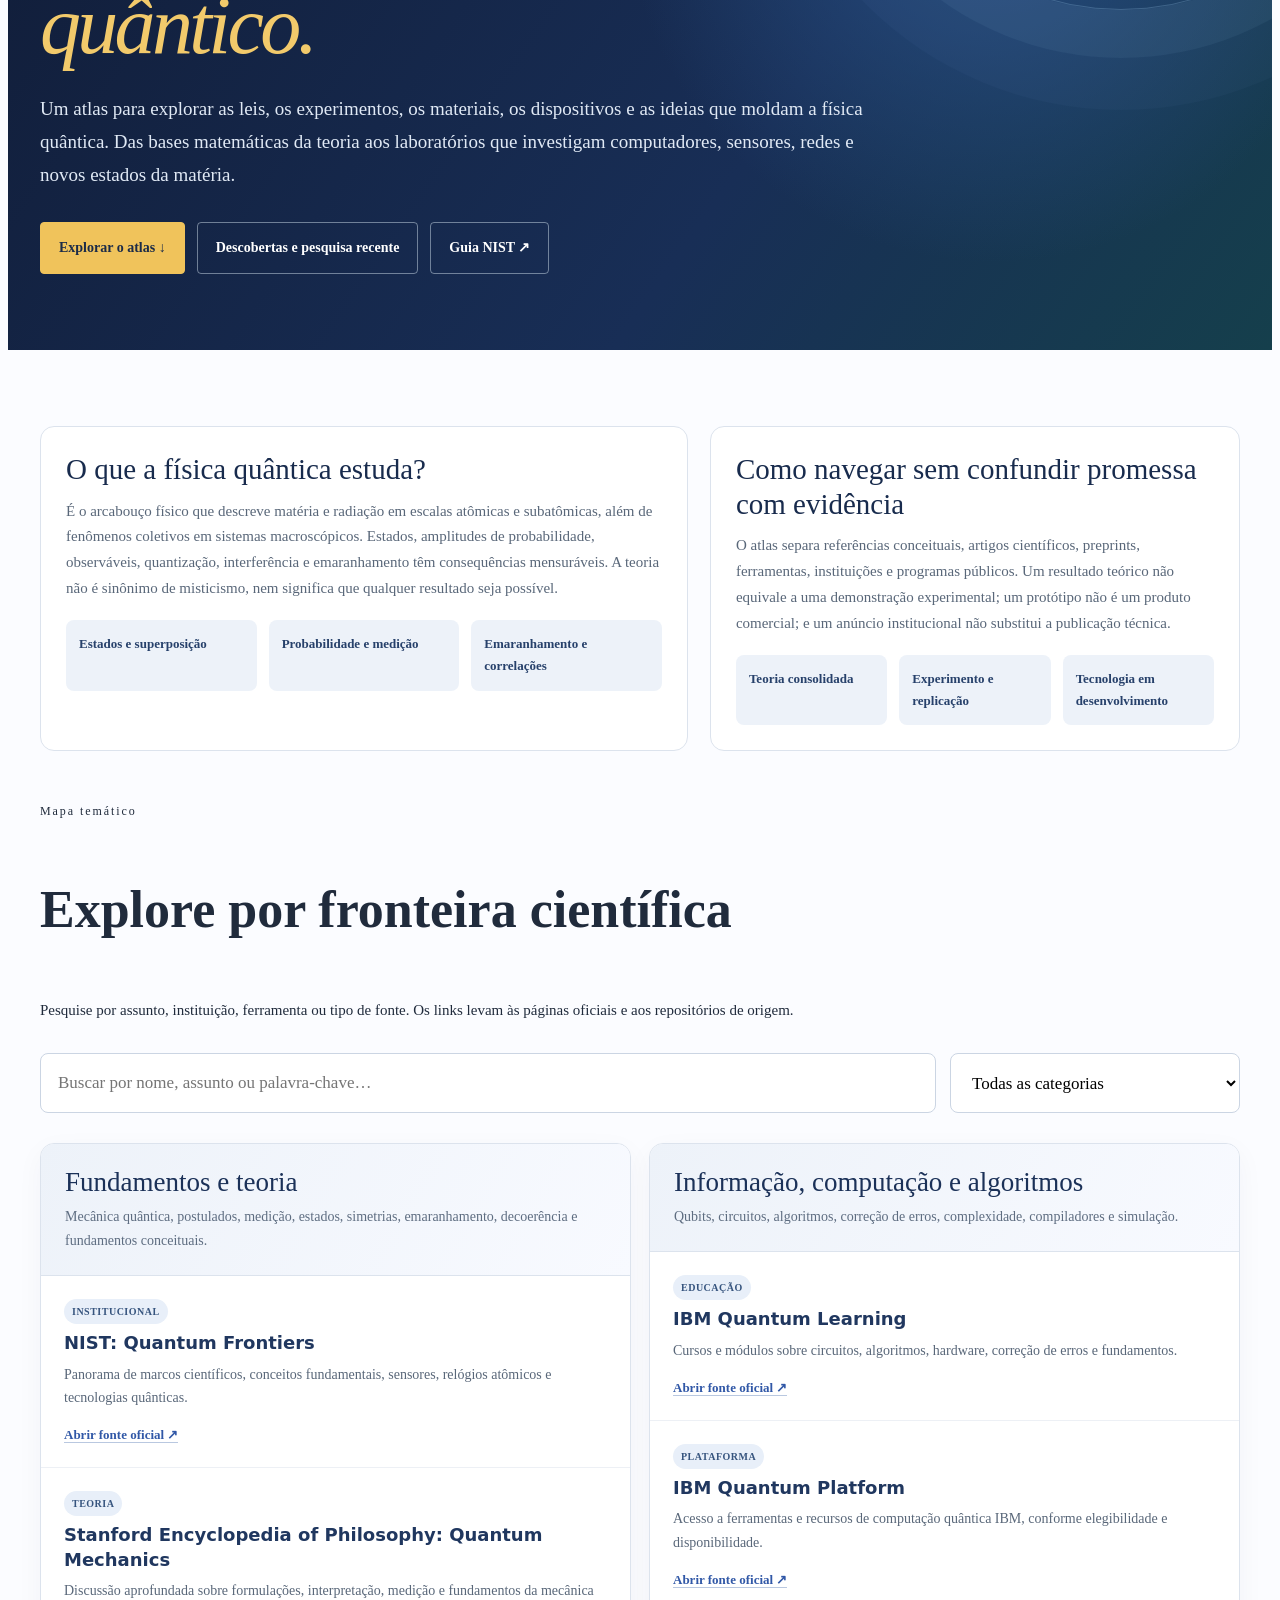
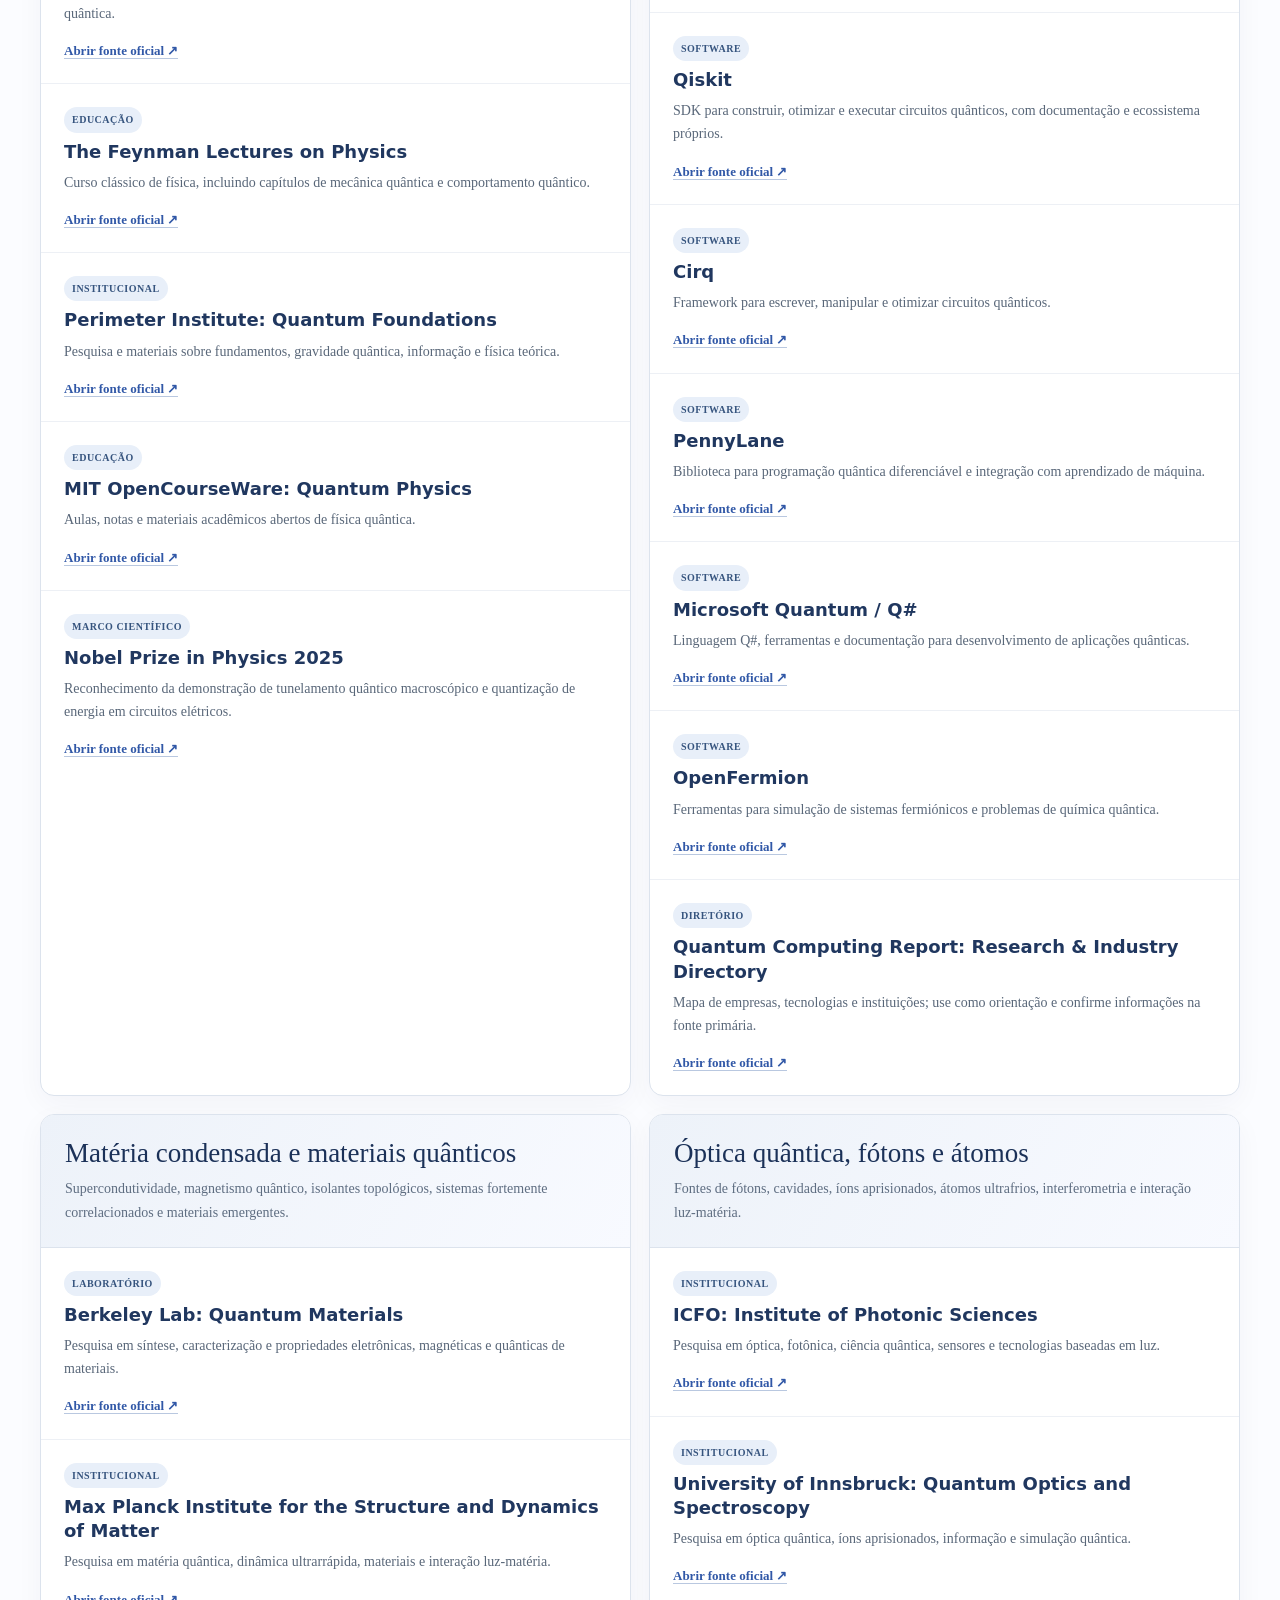
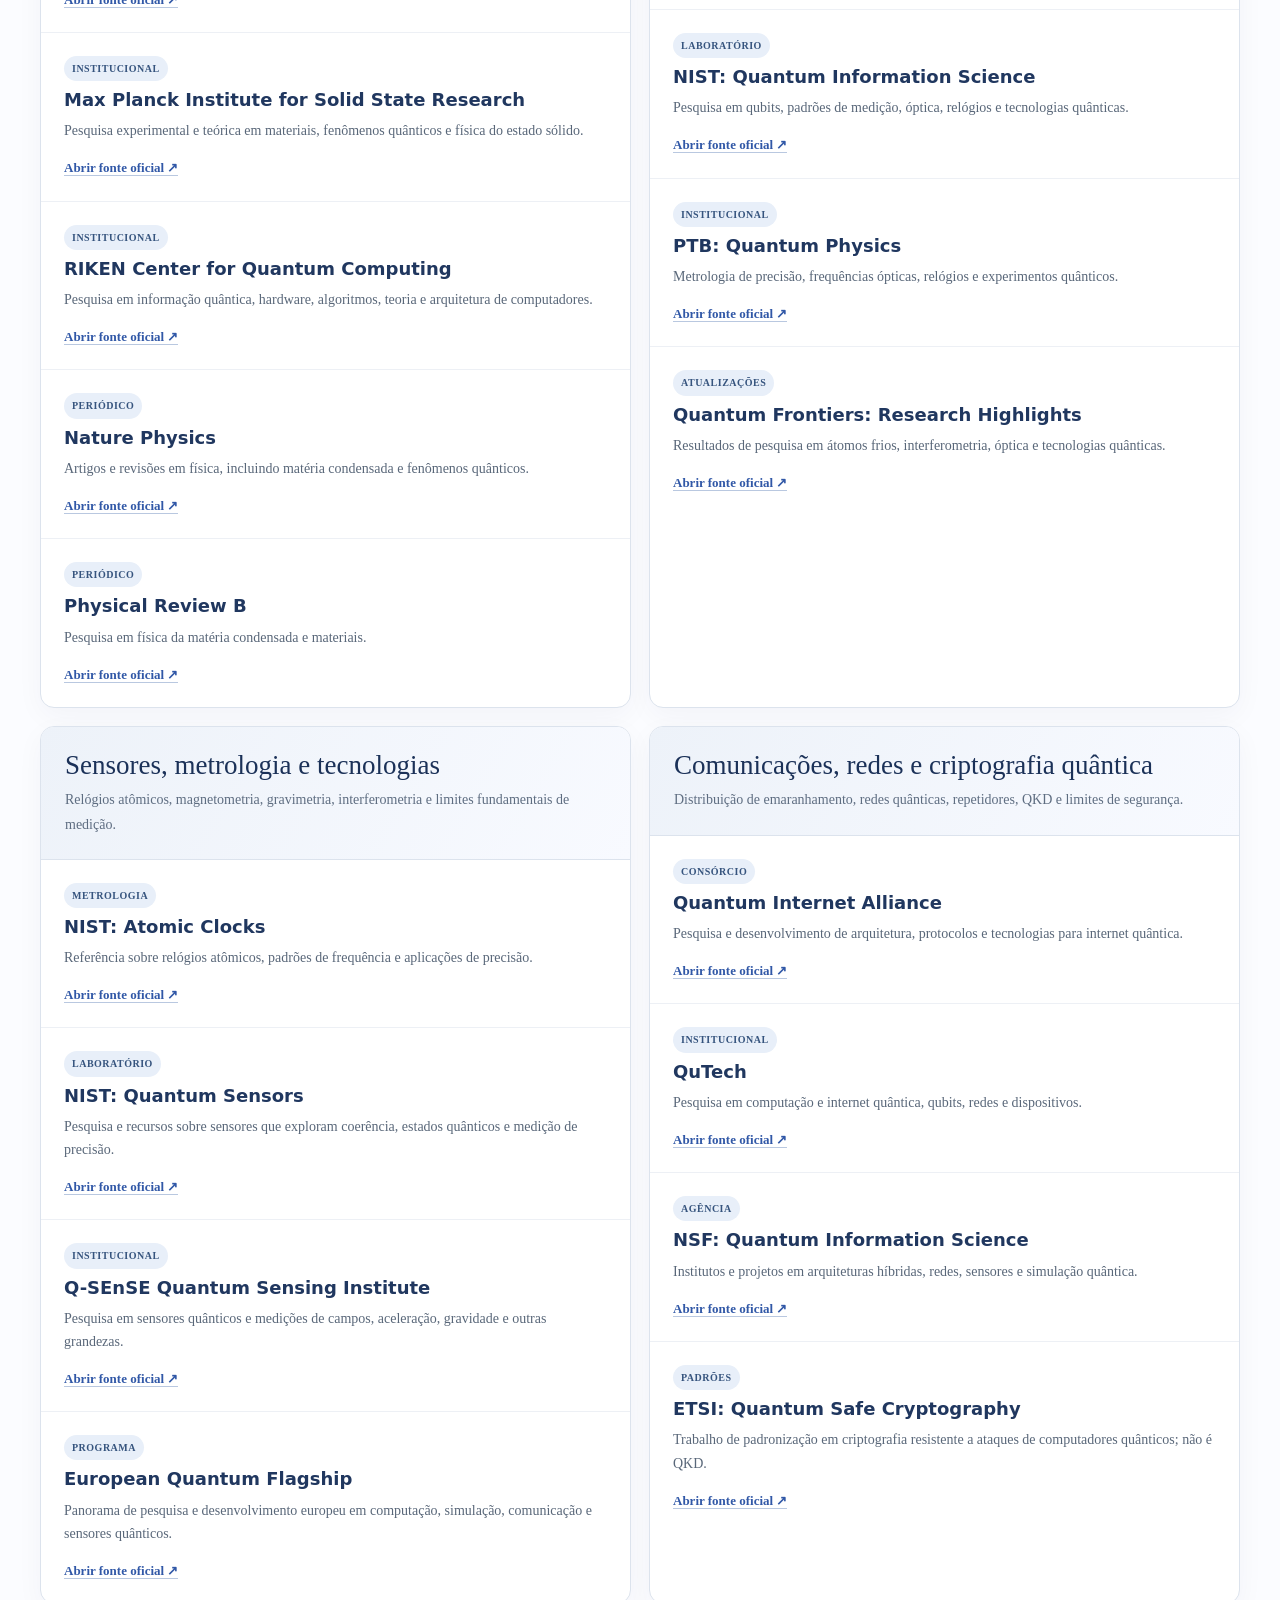
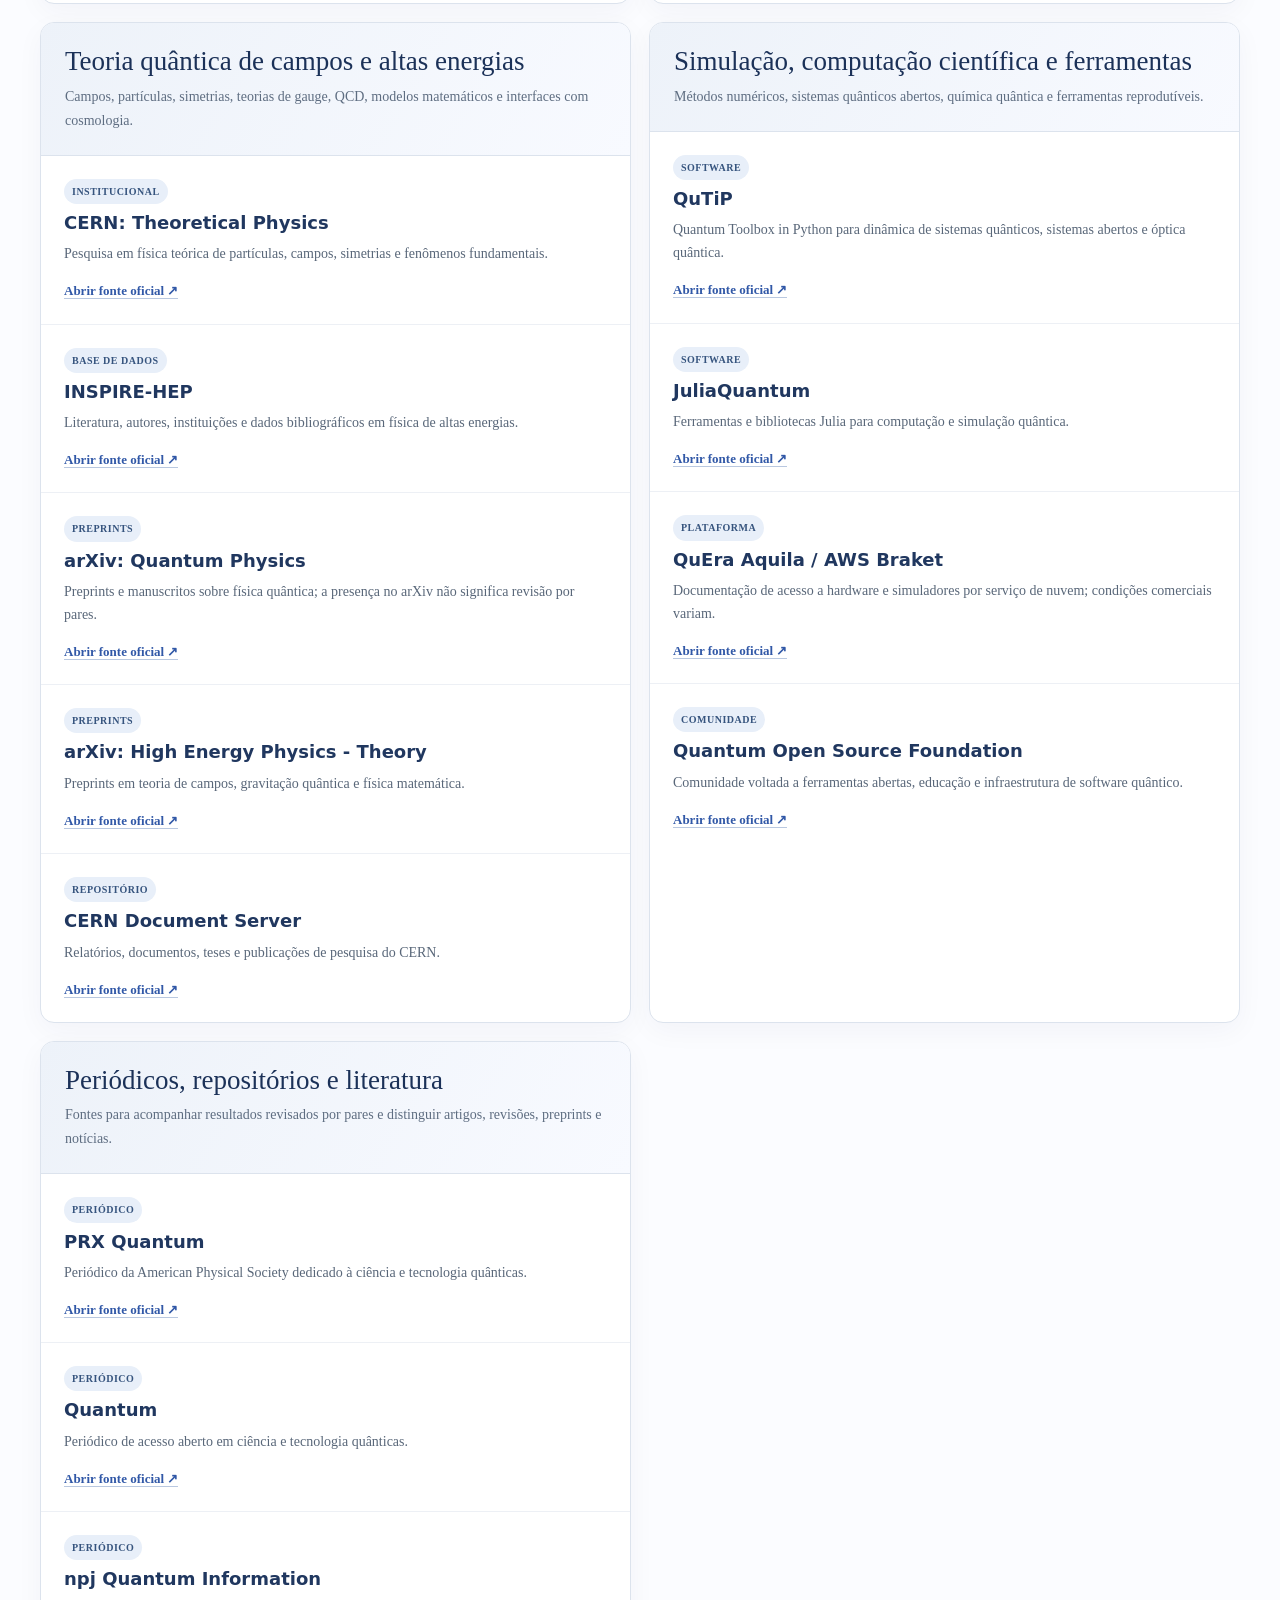
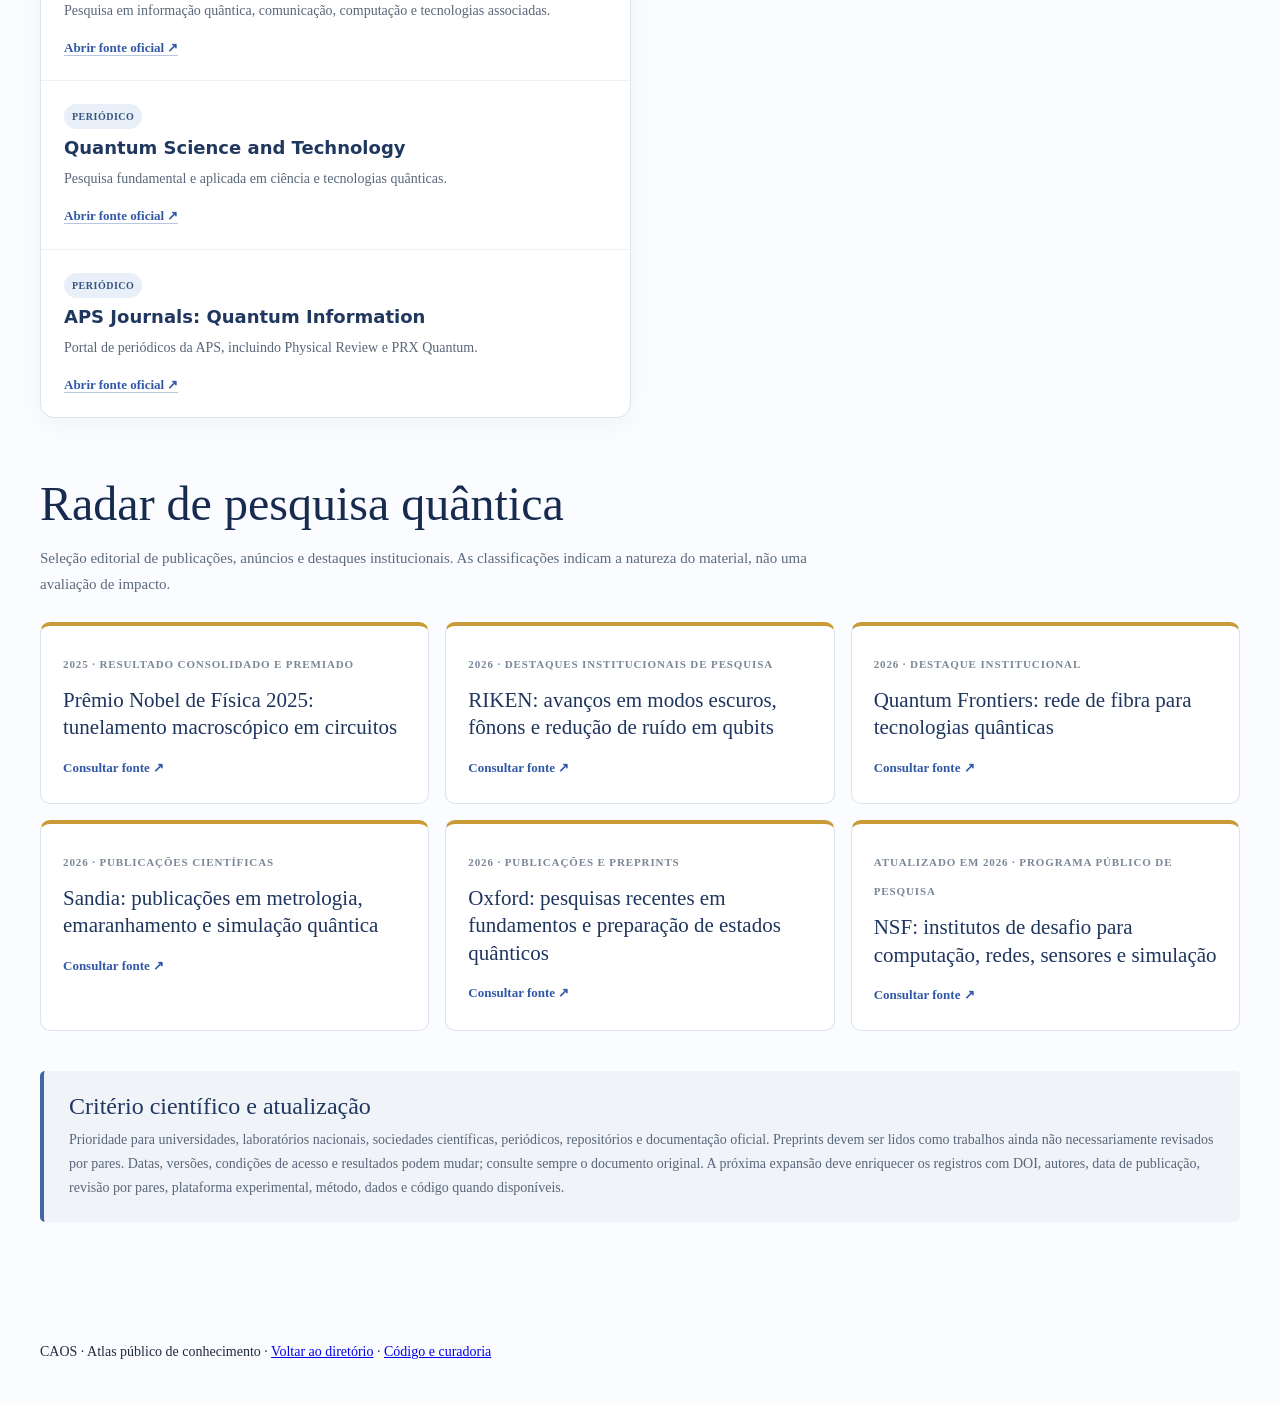
<file: quantum.html>
<!doctype html>
<html lang="pt-BR">
<head>
<meta charset="utf-8"><meta name="viewport" content="width=device-width,initial-scale=1">
<meta name="theme-color" content="#101b35">
<meta name="description" content="Atlas CAOS de física quântica: fundamentos, informação quântica, computação, materiais, óptica, sensores, redes, teoria de campos, simuladores e pesquisa científica.">
<link rel="canonical" href="https://carlosjuniorcj16-code.github.io/CAOS/quantum.html">
<meta name="robots" content="index,follow,max-image-preview:large">
<meta property="og:type" content="website"><meta property="og:site_name" content="CAOS">
<meta property="og:title" content="Atlas de Física Quântica | CAOS">
<meta property="og:description" content="Explore fundamentos, pesquisa, laboratórios, ferramentas e literatura científica em física quântica.">
<meta property="og:url" content="https://carlosjuniorcj16-code.github.io/CAOS/quantum.html">
<title>Atlas de Física Quântica | CAOS</title>
<link rel="stylesheet" href="./assets/caos-refresh.css">
<style>
.quantum-hero{background:radial-gradient(circle at 78% 32%,#274e81 0,transparent 34%),linear-gradient(125deg,#101b35,#182e56 62%,#153f4c);color:#fff;padding:clamp(58px,8vw,100px) 0 76px;position:relative;overflow:hidden}
.quantum-hero:before,.quantum-hero:after{content:"";position:absolute;border:1px solid #9ac6e944;border-radius:50%;width:520px;height:520px;right:-110px;top:-190px;box-shadow:0 0 0 48px #9ac6e910,0 0 0 100px #9ac6e908}
.quantum-hero:after{width:240px;height:240px;right:30px;top:-48px;box-shadow:0 0 0 35px #9ac6e908}
.quantum-hero .wrap{position:relative;z-index:1}
.quantum-kicker{font-size:12px;letter-spacing:.2em;text-transform:uppercase;color:#f2ca6b;font-weight:800}
.quantum-hero h1{max-width:900px;margin:18px 0 24px;font:400 clamp(48px,7vw,88px)/.98 Georgia,serif;letter-spacing:-.055em}
.quantum-hero h1 em{color:#f2ca6b}
.quantum-hero p{max-width:860px;color:#e0e9f5;font:19px/1.75 Georgia,serif}
.quantum-hero .hero-links{display:flex;gap:12px;flex-wrap:wrap;margin-top:30px}
.quantum-hero .hero-links a{padding:13px 18px;border:1px solid #d9e7f277;color:#fff;text-decoration:none;font-size:14px;font-weight:700;border-radius:4px}
.quantum-hero .hero-links a:first-child{background:#f0c35b;color:#1b2b48;border-color:#f0c35b}
.quantum-wrap{width:min(1320px,calc(100% - 64px));margin:auto}
.quantum-intro{display:grid;grid-template-columns:1.1fr .9fr;gap:22px;margin:34px auto 50px}
.quantum-intro article{background:#fff;border:1px solid #dce3ed;border-radius:14px;padding:25px}
.quantum-intro h2{font:400 29px/1.2 Georgia,serif;color:#182b4d;margin:0 0 12px}
.quantum-intro p{font-size:15px;color:#596779;margin:0}
.quantum-principles{display:grid;grid-template-columns:repeat(3,1fr);gap:12px;margin-top:18px}
.quantum-principles span{background:#edf2f9;padding:13px;border-radius:8px;font-size:13px;font-weight:700;color:#27416b}
.quantum-controls{display:grid;grid-template-columns:minmax(0,1fr) 290px;gap:14px;margin:30px 0}
.quantum-controls input,.quantum-controls select{min-height:56px;padding:14px 17px;border:1px solid #cbd5e3;background:#fff;font:inherit;border-radius:8px}
.quantum-categories{display:grid;grid-template-columns:repeat(2,minmax(0,1fr));gap:18px}
.quantum-category{background:#fff;border:1px solid #dce3ed;border-radius:14px;overflow:hidden;box-shadow:0 8px 28px #17254a0a}
.quantum-category-head{padding:22px 24px;background:linear-gradient(120deg,#edf2f9,#f8faff);border-bottom:1px solid #dce3ed}
.quantum-category-head h2{font:400 27px/1.2 Georgia,serif;color:#1b3158;margin:0 0 7px}
.quantum-category-head p{font-size:14px;color:#5e6d81;margin:0}
.quantum-resource{padding:19px 23px;border-bottom:1px solid #edf0f5}
.quantum-resource:last-child{border-bottom:0}
.quantum-resource h3{font:600 18px/1.35 system-ui,sans-serif;color:#20375f;margin:0 0 7px}
.quantum-resource p{font-size:14px;line-height:1.65;color:#596779;margin:0 0 10px}
.quantum-resource a{font-size:13px;font-weight:800;color:#3158a7;text-decoration:none;border-bottom:1px solid #b9c8e0}
.quantum-resource a:hover{color:#a35b1d;border-color:#a35b1d}
.quantum-type{display:inline-block;margin-bottom:7px;padding:4px 8px;border-radius:20px;background:#e8eff9;color:#36547e;font-size:10px;letter-spacing:.05em;text-transform:uppercase;font-weight:800}
.research-panel{margin:60px 0 0}
.research-panel>h2{font:400 clamp(34px,4vw,48px)/1.1 Georgia,serif;color:#172b4f;margin:0 0 10px}
.research-panel>p{max-width:800px;color:#5c6a7d;font-size:15px}
.research-highlights{display:grid;grid-template-columns:repeat(3,minmax(0,1fr));gap:16px;margin-top:24px}
.research-highlight{padding:22px;background:#fff;border:1px solid #dce3ed;border-top:4px solid #c99b37;border-radius:10px}
.research-highlight small{font-size:11px;color:#7a8797;font-weight:800;letter-spacing:.08em;text-transform:uppercase}
.research-highlight h3{font:400 21px/1.3 Georgia,serif;color:#1e355e;margin:10px 0}
.research-highlight p{font-size:13px;color:#617086;margin:0 0 14px}
.research-highlight a{font-size:13px;font-weight:800;color:#3158a7;text-decoration:none}
.method-note{margin:40px 0 0;padding:22px 25px;background:#f0f3f8;border-left:4px solid #4165a5;border-radius:5px}
.method-note h2{font:400 24px Georgia,serif;color:#20375f;margin:0 0 8px}
.method-note p{font-size:14px;color:#58677b;margin:0}
.quantum-empty{padding:30px;background:#f0f3f8;border-radius:10px;color:#53647c}
@media(max-width:850px){.quantum-intro{grid-template-columns:1fr}.quantum-categories{grid-template-columns:1fr}.research-highlights{grid-template-columns:repeat(2,minmax(0,1fr))}}
@media(max-width:560px){.quantum-wrap{width:calc(100% - 30px)}.quantum-controls{grid-template-columns:1fr}.research-highlights{grid-template-columns:1fr}.quantum-principles{grid-template-columns:1fr}.quantum-hero p{font-size:17px}}
</style></head>
<body>
<header><div class="quantum-wrap top"><a class="brand" href="./index.html"><img src="./assets/caos-mark.svg" alt=""><span><strong>CAOS</strong><small>Atlas de física quântica</small></span></a><nav aria-label="Navegação principal"><a href="./index.html">Início</a><a href="./radar.html">Radar científico</a><a href="./leituras.html">Leituras</a><a href="./ai-data.html">Dados para IA</a><a href="./software.html">Software livre</a><a href="./freeware.html">Gratuitos</a></nav></div></header>
<section class="quantum-hero"><div class="quantum-wrap"><div class="quantum-kicker">CAOS · Ciência fundamental e tecnologias emergentes</div><h1>O mundo em sua escala mais profunda. <em>O universo quântico.</em></h1><p>Um atlas para explorar as leis, os experimentos, os materiais, os dispositivos e as ideias que moldam a física quântica. Das bases matemáticas da teoria aos laboratórios que investigam computadores, sensores, redes e novos estados da matéria.</p><div class="hero-links"><a href="#atlas">Explorar o atlas ↓</a><a href="#pesquisa">Descobertas e pesquisa recente</a><a href="https://www.nist.gov/physics/quantum-frontiers" target="_blank" rel="noopener">Guia NIST ↗</a></div></div></section>
<main class="quantum-wrap">
<section class="quantum-intro"><article><h2>O que a física quântica estuda?</h2><p>É o arcabouço físico que descreve matéria e radiação em escalas atômicas e subatômicas, além de fenômenos coletivos em sistemas macroscópicos. Estados, amplitudes de probabilidade, observáveis, quantização, interferência e emaranhamento têm consequências mensuráveis. A teoria não é sinônimo de misticismo, nem significa que qualquer resultado seja possível.</p><div class="quantum-principles"><span>Estados e superposição</span><span>Probabilidade e medição</span><span>Emaranhamento e correlações</span></div></article><article><h2>Como navegar sem confundir promessa com evidência</h2><p>O atlas separa referências conceituais, artigos científicos, preprints, ferramentas, instituições e programas públicos. Um resultado teórico não equivale a uma demonstração experimental; um protótipo não é um produto comercial; e um anúncio institucional não substitui a publicação técnica.</p><div class="quantum-principles"><span>Teoria consolidada</span><span>Experimento e replicação</span><span>Tecnologia em desenvolvimento</span></div></article></section>
<section id="atlas"><div class="sectionlabel">Mapa temático</div><h2 class="sectiontitle">Explore por fronteira científica</h2><p class="sectioncopy">Pesquise por assunto, instituição, ferramenta ou tipo de fonte. Os links levam às páginas oficiais e aos repositórios de origem.</p>
<div class="quantum-controls"><input id="qsearch" type="search" placeholder="Buscar física quântica, qubits, supercondutividade, óptica..." aria-label="Buscar no atlas quântico"><select id="qcategory" aria-label="Filtrar área"><option value="">Todas as áreas</option></select></div>
<div id="qcatalog" class="quantum-categories" aria-live="polite"><div class="quantum-empty">Carregando atlas científico…</div></div></section>
<section id="pesquisa" class="research-panel"><h2>Radar de pesquisa quântica</h2><p>Seleção editorial de publicações, anúncios e destaques institucionais. As classificações indicam a natureza do material, não uma avaliação de impacto.</p><div id="researchHighlights" class="research-highlights"></div></section>
<section class="method-note"><h2>Critério científico e atualização</h2><p>Prioridade para universidades, laboratórios nacionais, sociedades científicas, periódicos, repositórios e documentação oficial. Preprints devem ser lidos como trabalhos ainda não necessariamente revisados por pares. Datas, versões, condições de acesso e resultados podem mudar; consulte sempre o documento original. A próxima expansão deve enriquecer os registros com DOI, autores, data de publicação, revisão por pares, plataforma experimental, método, dados e código quando disponíveis.</p></section>
</main><footer><div class="quantum-wrap">CAOS · Atlas público de conhecimento · <a href="./index.html">Voltar ao diretório</a> · <a href="https://github.com/carlosjuniorcj16-code/CAOS" rel="noopener">Código e curadoria</a></div></footer>
<script>
const $=id=>document.getElementById(id), esc=s=>String(s??"").replace(/[&<>"']/g,c=>({"&":"&amp;","<":"&lt;",">":"&gt;",'"':"&quot;","'":"&#39;"}[c]));
let quantum=null;
function renderQuantum(){
 const term=$("qsearch").value.trim().toLocaleLowerCase("pt-BR"), selected=$("qcategory").value;
 const cats=(quantum?.categories||[]).filter(c=>(!selected||c.id===selected)&&(!term||[c.title,c.description,...c.items.flat()].join(" ").toLocaleLowerCase("pt-BR").includes(term)));
 $("qcatalog").innerHTML=cats.length?cats.map(c=>'<section class="quantum-category"><div class="quantum-category-head"><h2>'+esc(c.title)+'</h2><p>'+esc(c.description)+'</p></div>'+c.items.filter(x=>!term||x.join(" ").toLocaleLowerCase("pt-BR").includes(term)).map(x=>'<article class="quantum-resource"><span class="quantum-type">'+esc(x[4])+'</span><h3>'+esc(x[0])+'</h3><p>'+esc(x[3])+'</p><a href="'+esc(x[1])+'" target="_blank" rel="noopener noreferrer">Abrir fonte oficial ↗</a></article>').join("")+'</section>').join(""):'<div class="quantum-empty">Nenhuma fonte corresponde à busca. Tente outro termo ou selecione todas as áreas.</div>';
}
fetch("./data/quantum.json").then(r=>{if(!r.ok)throw Error("Catálogo indisponível");return r.json()}).then(d=>{
 quantum=d; $("qcategory").innerHTML='<option value="">Todas as áreas</option>'+d.categories.map(c=>'<option value="'+esc(c.id)+'">'+esc(c.title)+'</option>').join("");
 $("researchHighlights").innerHTML=d.research_highlights.map(x=>'<article class="research-highlight"><small>'+esc(x.date)+' · '+esc(x.kind)+'</small><h3>'+esc(x.title)+'</h3><a href="'+esc(x.url)+'" target="_blank" rel="noopener noreferrer">Consultar fonte ↗</a></article>').join("");
 renderQuantum();
}).catch(()=>{$("qcatalog").innerHTML='<div class="quantum-empty">Não foi possível carregar o catálogo. Atualize a página ou consulte o repositório CAOS.</div>'});
$("qsearch").addEventListener("input",renderQuantum);$("qcategory").addEventListener("change",renderQuantum);
</script><script src="./js/site-i18n.js"></script>
</body></html>
</file>
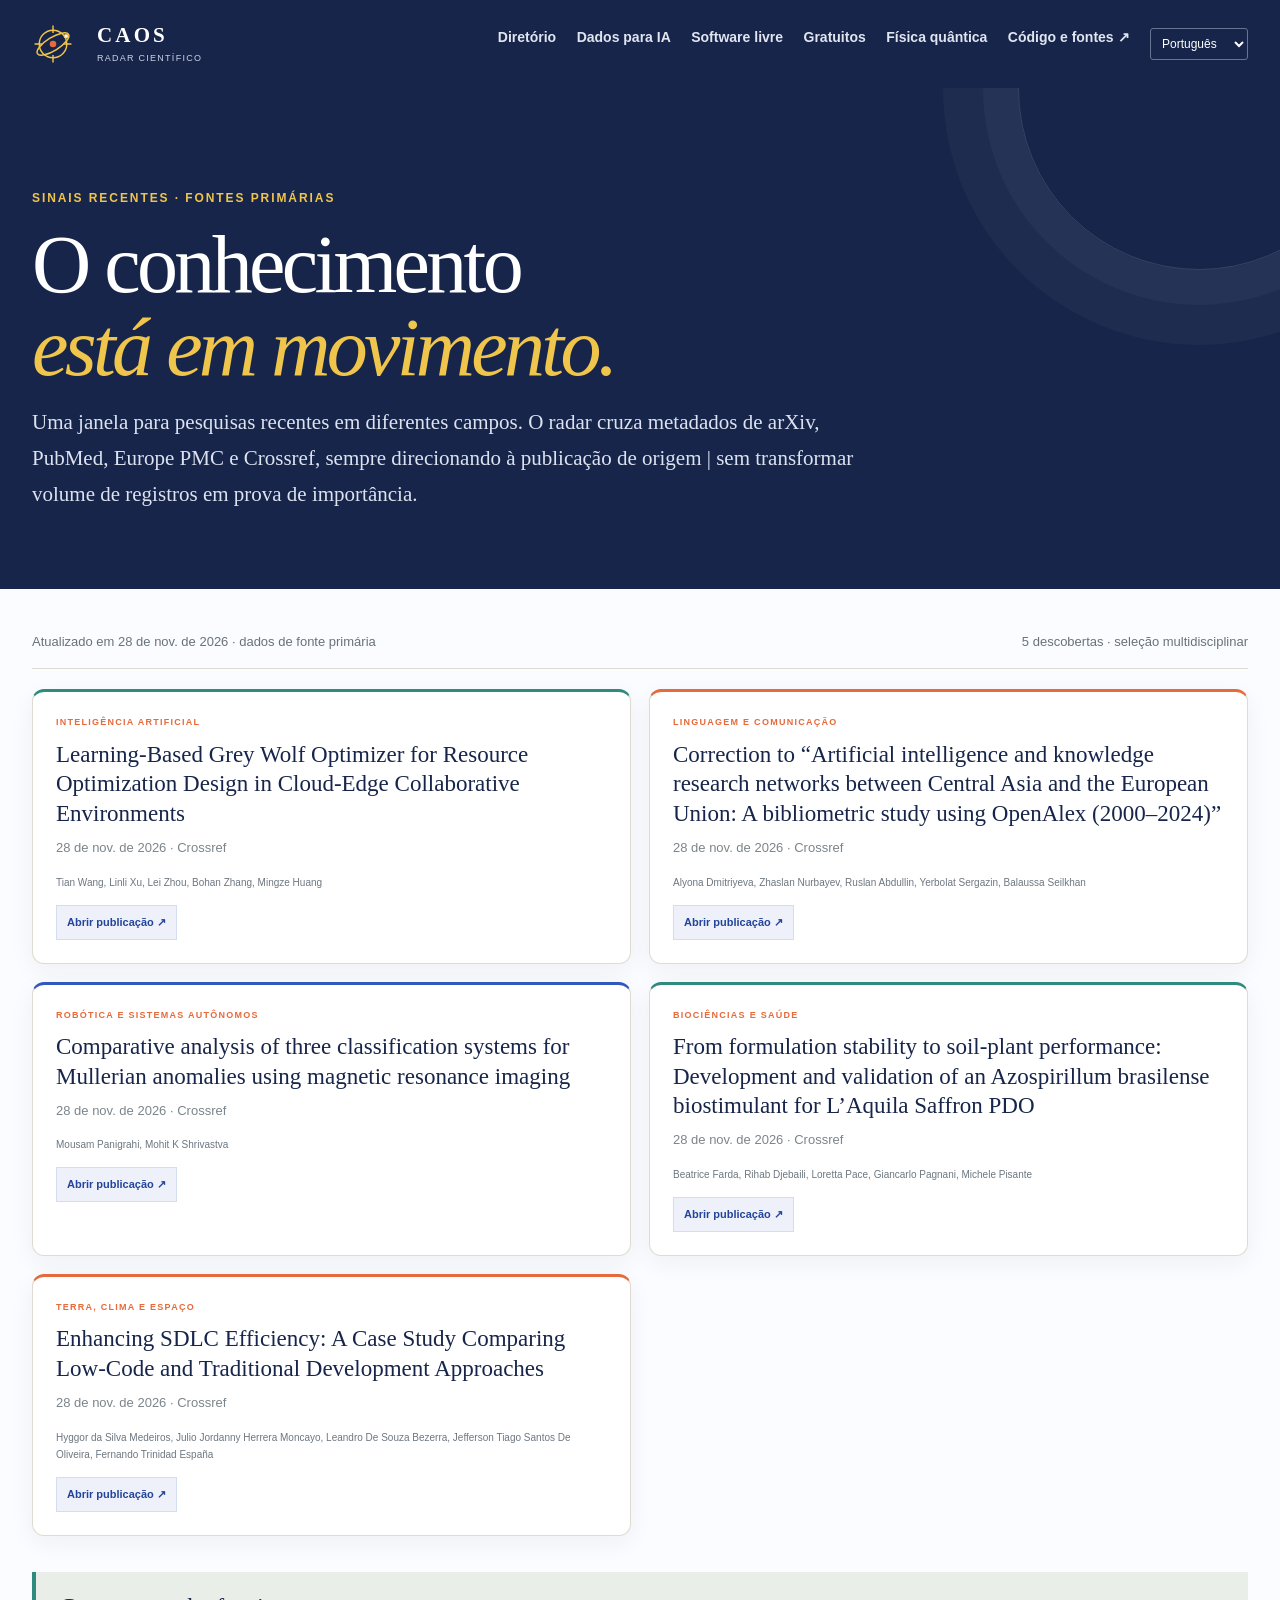
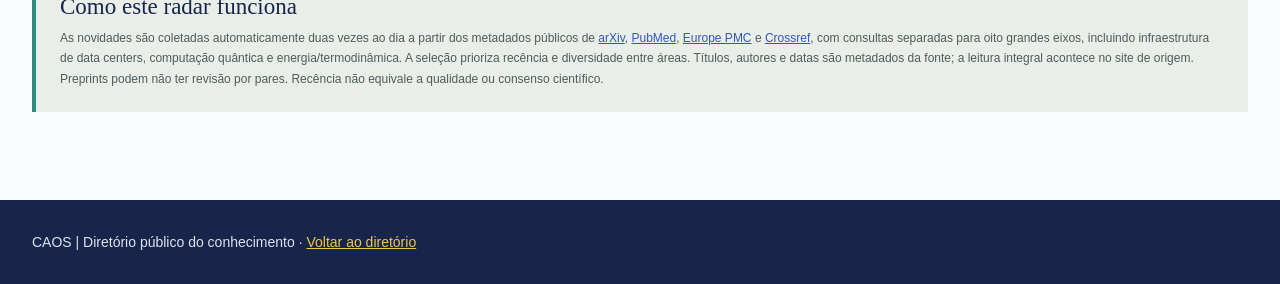
<file: radar.html>
<!doctype html>
<html lang="pt-BR">
<head>
<meta charset="utf-8"><meta name="viewport" content="width=device-width,initial-scale=1">
<meta name="theme-color" content="#17254a">
<meta name="description" content="Radar CAOS: pesquisas científicas recentes descobertas diretamente em fontes primárias, organizadas por área.">
<title>Radar de Pesquisa | CAOS</title>
<style>
:root{--navy:#17254a;--blue:#3158bd;--paper:#fffdf8;--cream:#f5f0e5;--ink:#202a35;--muted:#68727b;--line:#dedbd2;--orange:#e66a3b;--yellow:#f0c54b;--teal:#2e8b7d}
*{box-sizing:border-box}body{margin:0;background:var(--paper);color:var(--ink);font:16px/1.65 "Avenir Next",Avenir,"Segoe UI",sans-serif}.wrap{width:min(1060px,calc(100% - 36px));margin:auto}
header{background:var(--navy);color:white}.top{min-height:74px;display:flex;align-items:center;justify-content:space-between;gap:18px}.brand{display:flex;align-items:center;gap:12px;color:white;text-decoration:none}.brand img{width:42px;height:42px}.brand strong{font:700 21px Georgia,serif;letter-spacing:.15em}.brand small{display:block;color:#cbd3e5;font-size:9px;letter-spacing:.14em;text-transform:uppercase}nav{display:flex;gap:20px;flex-wrap:wrap}nav a{color:#e0e5f0;text-decoration:none;font-size:12px}nav a:hover{color:var(--yellow)}
.hero{background:var(--navy);color:white;padding:58px 0 52px;position:relative;overflow:hidden}.hero:after{content:"";position:absolute;width:360px;height:360px;border:1px solid #ffffff22;border-radius:50%;right:-100px;top:-180px;box-shadow:0 0 0 35px #ffffff08,0 0 0 75px #ffffff08}.kicker{font-size:10px;letter-spacing:.2em;text-transform:uppercase;color:var(--yellow);font-weight:800}.hero h1{font:400 clamp(40px,7vw,70px)/1.02 Georgia,serif;letter-spacing:-.045em;margin:14px 0}.hero h1 em{color:var(--yellow)}.hero p{max-width:680px;color:#dce2ef;margin:0;font:17px/1.7 Georgia,serif}
main{padding:35px 0 75px}.status{display:flex;justify-content:space-between;gap:12px;flex-wrap:wrap;color:var(--muted);font-size:11px;border-bottom:1px solid var(--line);padding-bottom:15px;margin-bottom:20px}.grid{display:grid;grid-template-columns:repeat(2,minmax(0,1fr));gap:14px}.item{background:#fff;border:1px solid var(--line);border-top:3px solid var(--teal);padding:20px 21px;min-width:0;position:relative}.item:nth-child(3n+2){border-top-color:var(--orange)}.item:nth-child(3n){border-top-color:var(--blue)}.tag{color:var(--orange);font-size:9px;letter-spacing:.14em;text-transform:uppercase;font-weight:800}.item h2{font:400 22px/1.22 Georgia,serif;color:var(--navy);margin:9px 0}.item p{font-size:12px;line-height:1.7;color:#59636c;margin:0 0 14px}.meta{font-size:10px;color:#7c858b;margin-bottom:12px}.authors{font-size:10px;color:#6d7780;margin-bottom:14px}.link{display:inline-block;padding:7px 10px;background:#eef1fa;color:#23449b;text-decoration:none;font-size:11px;font-weight:800;border:1px solid #d4dcef}.link:hover{background:var(--navy);color:white}.empty{padding:35px;background:var(--cream);color:var(--muted)}.method{margin-top:36px;padding:22px 24px;background:#e9eee8;border-left:4px solid var(--teal)}.method h2{font:400 23px Georgia,serif;color:var(--navy);margin:0 0 8px}.method p{font-size:12px;color:#4f5c5d;margin:0}.method a{color:var(--blue)}footer{background:var(--navy);color:#dce2ed;padding:25px 0;font-size:11px}footer a{color:var(--yellow)}@media(max-width:650px){.top{padding:12px 0;align-items:flex-start;flex-direction:column}.grid{grid-template-columns:1fr}.hero{padding:45px 0}.item{padding:17px}}
</style><link rel="stylesheet" href="./assets/caos-refresh.css">
</head>
<body>
<header><div class="wrap top"><a class="brand" href="./index.html"><img src="./assets/caos-mark.svg" alt=""><span><strong>CAOS</strong><small>Radar de pesquisa</small></span></a><nav><a href="./index.html">Diretório</a><a href="./ai-data.html">Dados para IA</a><a href="./software.html">FOSS</a><a href="./freeware.html">Gratuitos</a><a href="./quantum.html">Física quântica</a><a href="https://github.com/carlosjuniorcj16-code/CAOS" rel="noopener">Código e fontes ↗</a></nav></div></header>
<section class="hero"><div class="wrap"><div class="kicker">Sinais recentes · fontes primárias</div><h1>O conhecimento<br><em>está em movimento.</em></h1><p>Uma janela para pesquisas recentes em diferentes campos. O radar cruza metadados de arXiv, PubMed, Europe PMC e Crossref, sempre direcionando à publicação de origem | sem transformar volume de registros em prova de importância.</p></div></section>
<main class="wrap"><div class="status"><span id="updated">Consultando a última atualização…</span><span>5 descobertas · seleção multidisciplinar</span></div><section id="results" class="grid" aria-live="polite"><div class="empty">Carregando descobertas recentes…</div></section>
<section class="method"><h2>Como este radar funciona</h2><p>As novidades são coletadas automaticamente duas vezes ao dia a partir dos metadados públicos de <a href="https://arxiv.org/" rel="noopener">arXiv</a>, <a href="https://pubmed.ncbi.nlm.nih.gov/" rel="noopener">PubMed</a>, <a href="https://europepmc.org/" rel="noopener">Europe PMC</a> e <a href="https://www.crossref.org/" rel="noopener">Crossref</a>, com consultas separadas para oito grandes eixos, incluindo infraestrutura de data centers, computação quântica e energia/termodinâmica. A seleção prioriza recência e diversidade entre áreas. Títulos, autores e datas são metadados da fonte; a leitura integral acontece no site de origem. Preprints podem não ter revisão por pares. Recência não equivale a qualidade ou consenso científico.</p></section></main>
<footer><div class="wrap">CAOS | Diretório público do conhecimento · <a href="./index.html">Voltar ao diretório</a></div></footer>
<script>
const $=id=>document.getElementById(id);
const esc=s=>String(s??"").replace(/[&<>"']/g,c=>({"&":"&amp;","<":"&lt;",">":"&gt;",'"':"&quot;","'":"&#39;"}[c]));
const fmt=s=>{const d=new Date(s);return Number.isNaN(d.getTime())?s:d.toLocaleDateString("pt-BR",{year:"numeric",month:"short",day:"numeric",timeZone:"UTC"})};
fetch("./data/research-radar.json?"+Date.now()).then(r=>{if(!r.ok)throw Error("feed indisponível");return r.json()}).then(data=>{
 const items=Array.isArray(data.items)?data.items.slice(0,5):[];
 $("updated").textContent=data.updated_at?"Atualizado em "+fmt(data.updated_at)+" · dados de fonte primária":"Aguardando a primeira coleta automática";
 $("results").innerHTML=items.length?items.map((x,i)=>'<article class="item"><div class="tag">'+esc(x.area)+'</div><h2>'+esc(x.title)+'</h2><div class="meta">'+esc(fmt(x.published))+' · '+esc(x.source||"arXiv")+'</div><p>'+esc(x.summary)+'</p><div class="authors">'+esc((x.authors||[]).slice(0,5).join(", "))+'</div><a class="link" href="'+esc(x.url)+'" target="_blank" rel="noopener noreferrer">Abrir publicação ↗</a></article>').join(""):'<div class="empty">Nenhuma publicação foi retornada nesta atualização. O radar tentará novamente na próxima coleta.</div>';
}).catch(()=>{$("updated").textContent="Não foi possível carregar a atualização";$("results").innerHTML='<div class="empty">O radar está temporariamente indisponível. Tente novamente mais tarde.</div>'});
</script><script src="./js/site-i18n.js"></script>
</body></html>
</file>
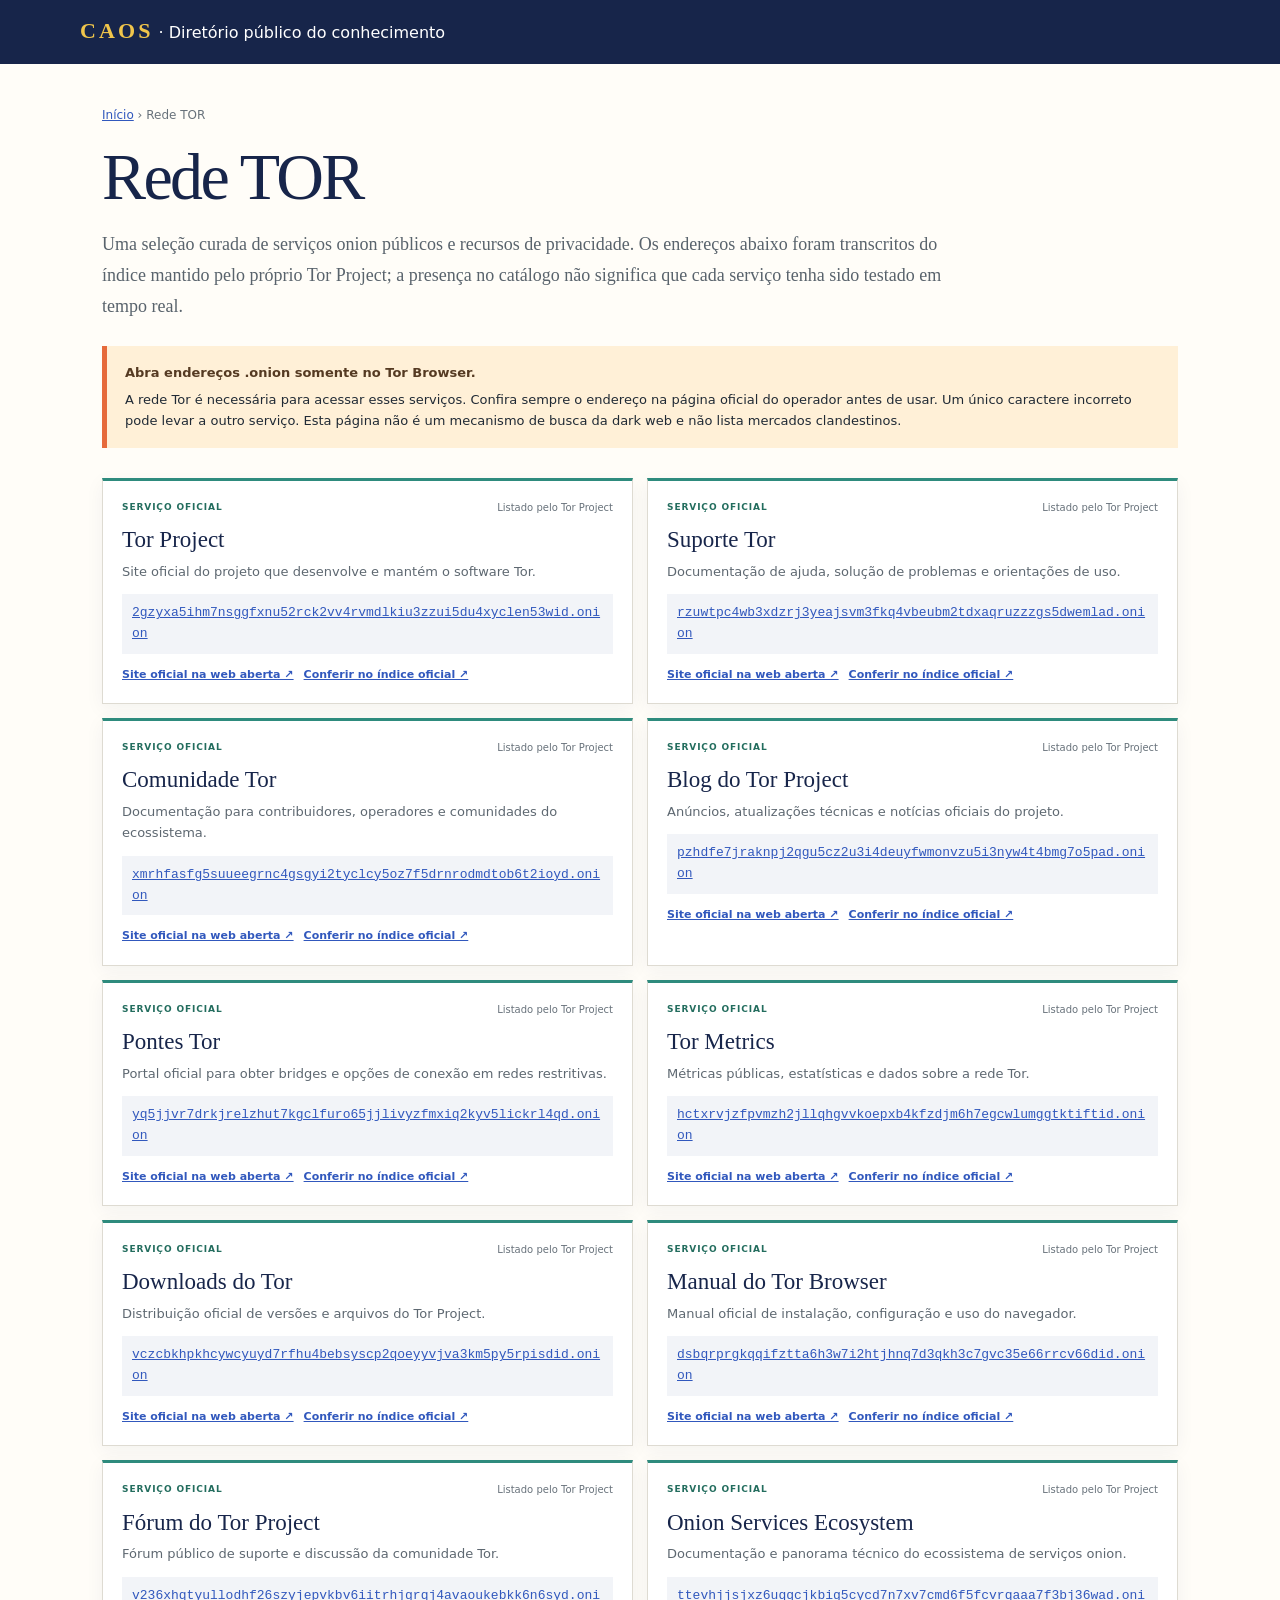
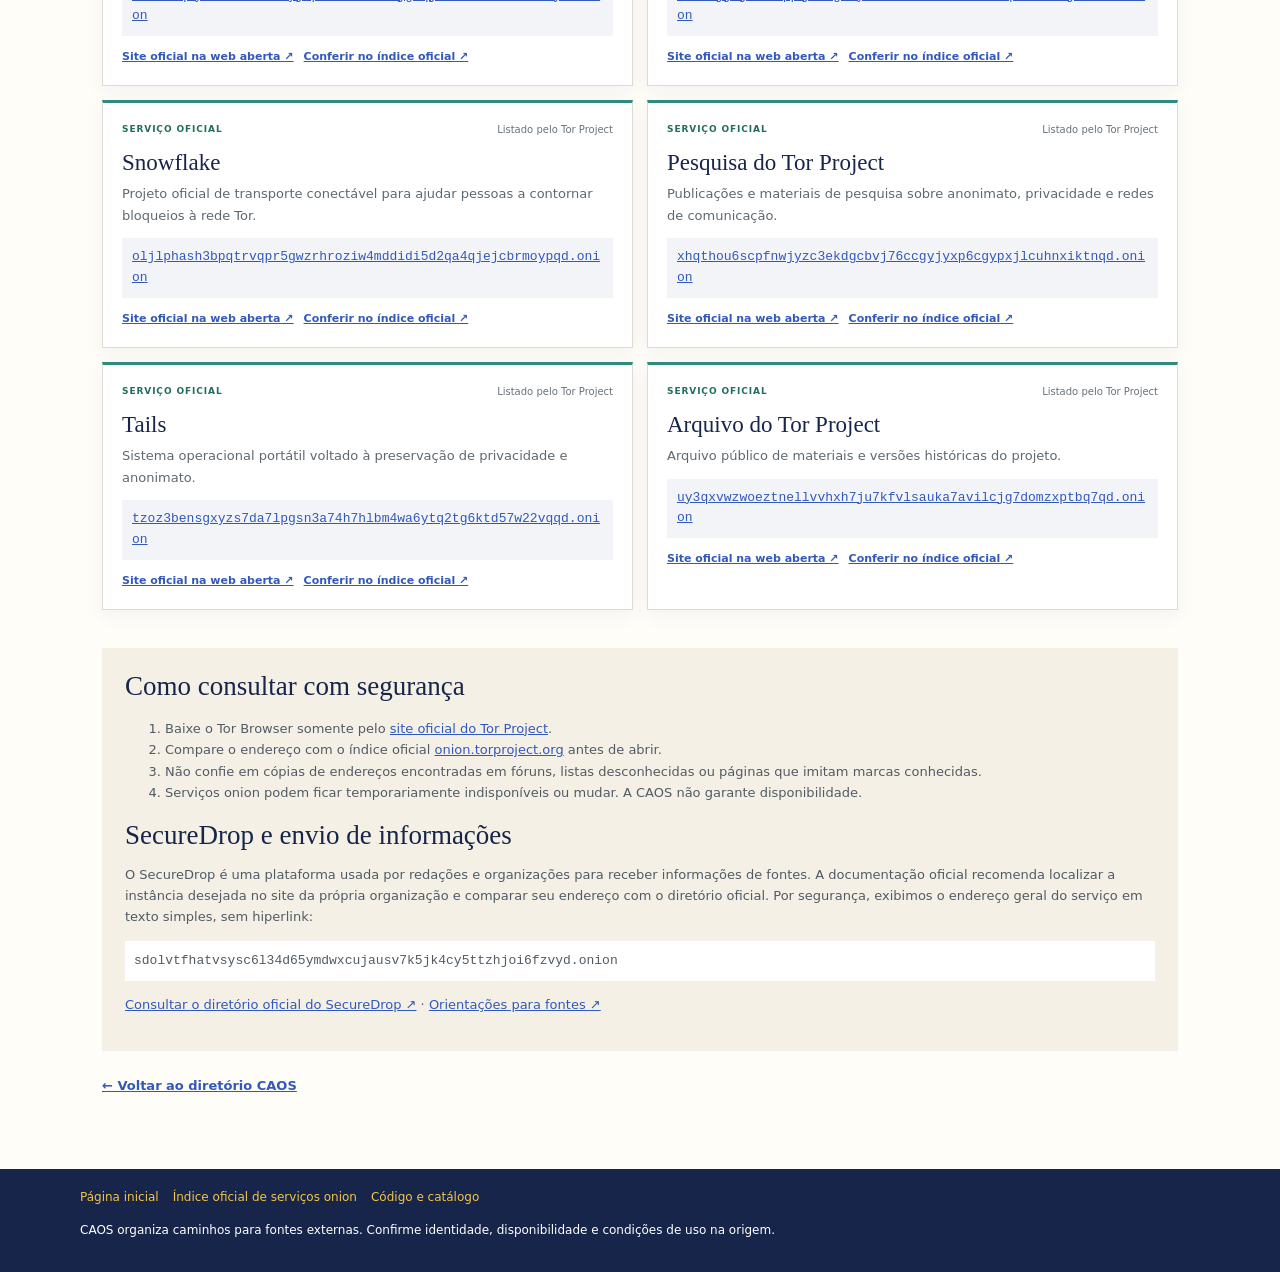
<file: rede-tor.html>
<!doctype html>
<html lang="pt-BR"><head><meta charset="utf-8"><meta name="viewport" content="width=device-width,initial-scale=1"><meta name="theme-color" content="#17254a"><meta name="description" content="Diretório CAOS de serviços onion oficiais, documentação e recursos públicos da rede Tor."><meta name="robots" content="index,follow"><link rel="canonical" href="https://carlosjuniorcj16-code.github.io/CAOS/rede-tor.html"><title>Rede TOR | CAOS</title>
<style>
:root{--navy:#17254a;--blue:#3158bd;--paper:#fffdf8;--cream:#f5f0e5;--ink:#202a35;--muted:#68727b;--line:#dedbd2;--orange:#e66a3b;--teal:#2e8b7d}*{box-sizing:border-box}body{margin:0;background:var(--paper);color:var(--ink);font:16px/1.65 system-ui,-apple-system,"Segoe UI",sans-serif}a{color:var(--blue)}header,footer{background:var(--navy);color:#fff;padding:18px max(18px,calc((100% - 1120px)/2))}header a,footer a{color:#f0c54b;text-decoration:none}header strong{font:700 22px Georgia,serif;letter-spacing:.14em}main{max-width:1120px;margin:auto;padding:42px 22px 70px}.crumb{font-size:12px;color:var(--muted)}.crumb a{color:var(--blue)}h1{font:400 clamp(38px,6vw,66px)/1.05 Georgia,serif;letter-spacing:-.04em;color:var(--navy);margin:16px 0}.lead{font:18px/1.7 Georgia,serif;color:#59636c;max-width:850px}.notice{background:#fff0d7;border-left:5px solid var(--orange);padding:16px 18px;margin:25px 0;font-size:13px}.notice strong{display:block;color:#553a22;margin-bottom:5px}.grid{display:grid;grid-template-columns:repeat(2,minmax(0,1fr));gap:14px;margin-top:30px}.card{min-width:0;padding:19px;background:#fff;border:1px solid var(--line);border-top:3px solid var(--teal);box-shadow:0 5px 18px rgba(23,37,74,.05)}.card h2{font:400 23px/1.2 Georgia,serif;color:var(--navy);margin:10px 0 7px}.card p{font-size:13px;color:#5e6871;margin:0 0 10px}.cardtop,.links{display:flex;justify-content:space-between;gap:10px;flex-wrap:wrap}.tag{font-size:9px;letter-spacing:.1em;text-transform:uppercase;font-weight:800;color:#236d5e}.status{font-size:10px;color:var(--muted)}.address{overflow-wrap:anywhere;font:12px/1.6 ui-monospace,monospace;background:#f2f4f8;padding:9px 10px;margin:12px 0!important}.links{justify-content:flex-start;font-size:11px;font-weight:700}.guide{margin-top:38px;padding:23px;background:var(--cream)}.guide h2{font:400 27px Georgia,serif;color:var(--navy);margin:0 0 10px}.guide p,.guide li{font-size:13px;color:#505b65}.plain-address{font:12px/1.7 ui-monospace,monospace;overflow-wrap:anywhere;background:#fff;padding:9px}.back{display:inline-block;margin-top:24px;font-size:13px;font-weight:700}footer{font-size:12px;line-height:1.8}footer a{margin-right:14px}@media(max-width:680px){main{padding:28px 16px 50px}.grid{grid-template-columns:1fr}.card{padding:16px}.lead{font-size:16px}}
</style></head><body><header><a href="./index.html"><strong>CAOS</strong></a> · Diretório público do conhecimento</header><main><nav class="crumb"><a href="./index.html">Início</a> › Rede TOR</nav><h1>Rede TOR</h1><p class="lead">Uma seleção curada de serviços onion públicos e recursos de privacidade. Os endereços abaixo foram transcritos do índice mantido pelo próprio Tor Project; a presença no catálogo não significa que cada serviço tenha sido testado em tempo real.</p><div class="notice"><strong>Abra endereços .onion somente no Tor Browser.</strong> A rede Tor é necessária para acessar esses serviços. Confira sempre o endereço na página oficial do operador antes de usar. Um único caractere incorreto pode levar a outro serviço. Esta página não é um mecanismo de busca da dark web e não lista mercados clandestinos.</div><section class="grid" aria-label="Serviços onion oficiais"><article class="card"><div class="cardtop"><span class="tag">Serviço oficial</span><span class="status">Listado pelo Tor Project</span></div><h2>Tor Project</h2><p>Site oficial do projeto que desenvolve e mantém o software Tor.</p><p class="address"><a href="http://2gzyxa5ihm7nsggfxnu52rck2vv4rvmdlkiu3zzui5du4xyclen53wid.onion/" rel="noopener noreferrer">2gzyxa5ihm7nsggfxnu52rck2vv4rvmdlkiu3zzui5du4xyclen53wid.onion</a></p><div class="links"><a href="https://www.torproject.org/" target="_blank" rel="noopener noreferrer">Site oficial na web aberta ↗</a><a href="https://onion.torproject.org/" target="_blank" rel="noopener noreferrer">Conferir no índice oficial ↗</a></div></article>
<article class="card"><div class="cardtop"><span class="tag">Serviço oficial</span><span class="status">Listado pelo Tor Project</span></div><h2>Suporte Tor</h2><p>Documentação de ajuda, solução de problemas e orientações de uso.</p><p class="address"><a href="http://rzuwtpc4wb3xdzrj3yeajsvm3fkq4vbeubm2tdxaqruzzzgs5dwemlad.onion/" rel="noopener noreferrer">rzuwtpc4wb3xdzrj3yeajsvm3fkq4vbeubm2tdxaqruzzzgs5dwemlad.onion</a></p><div class="links"><a href="https://support.torproject.org/" target="_blank" rel="noopener noreferrer">Site oficial na web aberta ↗</a><a href="https://onion.torproject.org/" target="_blank" rel="noopener noreferrer">Conferir no índice oficial ↗</a></div></article>
<article class="card"><div class="cardtop"><span class="tag">Serviço oficial</span><span class="status">Listado pelo Tor Project</span></div><h2>Comunidade Tor</h2><p>Documentação para contribuidores, operadores e comunidades do ecossistema.</p><p class="address"><a href="http://xmrhfasfg5suueegrnc4gsgyi2tyclcy5oz7f5drnrodmdtob6t2ioyd.onion/" rel="noopener noreferrer">xmrhfasfg5suueegrnc4gsgyi2tyclcy5oz7f5drnrodmdtob6t2ioyd.onion</a></p><div class="links"><a href="https://community.torproject.org/" target="_blank" rel="noopener noreferrer">Site oficial na web aberta ↗</a><a href="https://onion.torproject.org/" target="_blank" rel="noopener noreferrer">Conferir no índice oficial ↗</a></div></article>
<article class="card"><div class="cardtop"><span class="tag">Serviço oficial</span><span class="status">Listado pelo Tor Project</span></div><h2>Blog do Tor Project</h2><p>Anúncios, atualizações técnicas e notícias oficiais do projeto.</p><p class="address"><a href="http://pzhdfe7jraknpj2qgu5cz2u3i4deuyfwmonvzu5i3nyw4t4bmg7o5pad.onion/" rel="noopener noreferrer">pzhdfe7jraknpj2qgu5cz2u3i4deuyfwmonvzu5i3nyw4t4bmg7o5pad.onion</a></p><div class="links"><a href="https://blog.torproject.org/" target="_blank" rel="noopener noreferrer">Site oficial na web aberta ↗</a><a href="https://onion.torproject.org/" target="_blank" rel="noopener noreferrer">Conferir no índice oficial ↗</a></div></article>
<article class="card"><div class="cardtop"><span class="tag">Serviço oficial</span><span class="status">Listado pelo Tor Project</span></div><h2>Pontes Tor</h2><p>Portal oficial para obter bridges e opções de conexão em redes restritivas.</p><p class="address"><a href="http://yq5jjvr7drkjrelzhut7kgclfuro65jjlivyzfmxiq2kyv5lickrl4qd.onion/" rel="noopener noreferrer">yq5jjvr7drkjrelzhut7kgclfuro65jjlivyzfmxiq2kyv5lickrl4qd.onion</a></p><div class="links"><a href="https://bridges.torproject.org/" target="_blank" rel="noopener noreferrer">Site oficial na web aberta ↗</a><a href="https://onion.torproject.org/" target="_blank" rel="noopener noreferrer">Conferir no índice oficial ↗</a></div></article>
<article class="card"><div class="cardtop"><span class="tag">Serviço oficial</span><span class="status">Listado pelo Tor Project</span></div><h2>Tor Metrics</h2><p>Métricas públicas, estatísticas e dados sobre a rede Tor.</p><p class="address"><a href="http://hctxrvjzfpvmzh2jllqhgvvkoepxb4kfzdjm6h7egcwlumggtktiftid.onion/" rel="noopener noreferrer">hctxrvjzfpvmzh2jllqhgvvkoepxb4kfzdjm6h7egcwlumggtktiftid.onion</a></p><div class="links"><a href="https://metrics.torproject.org/" target="_blank" rel="noopener noreferrer">Site oficial na web aberta ↗</a><a href="https://onion.torproject.org/" target="_blank" rel="noopener noreferrer">Conferir no índice oficial ↗</a></div></article>
<article class="card"><div class="cardtop"><span class="tag">Serviço oficial</span><span class="status">Listado pelo Tor Project</span></div><h2>Downloads do Tor</h2><p>Distribuição oficial de versões e arquivos do Tor Project.</p><p class="address"><a href="http://vczcbkhpkhcywcyuyd7rfhu4bebsyscp2qoeyyvjva3km5py5rpisdid.onion/" rel="noopener noreferrer">vczcbkhpkhcywcyuyd7rfhu4bebsyscp2qoeyyvjva3km5py5rpisdid.onion</a></p><div class="links"><a href="https://www.torproject.org/download/" target="_blank" rel="noopener noreferrer">Site oficial na web aberta ↗</a><a href="https://onion.torproject.org/" target="_blank" rel="noopener noreferrer">Conferir no índice oficial ↗</a></div></article>
<article class="card"><div class="cardtop"><span class="tag">Serviço oficial</span><span class="status">Listado pelo Tor Project</span></div><h2>Manual do Tor Browser</h2><p>Manual oficial de instalação, configuração e uso do navegador.</p><p class="address"><a href="http://dsbqrprgkqqifztta6h3w7i2htjhnq7d3qkh3c7gvc35e66rrcv66did.onion/" rel="noopener noreferrer">dsbqrprgkqqifztta6h3w7i2htjhnq7d3qkh3c7gvc35e66rrcv66did.onion</a></p><div class="links"><a href="https://tb-manual.torproject.org/" target="_blank" rel="noopener noreferrer">Site oficial na web aberta ↗</a><a href="https://onion.torproject.org/" target="_blank" rel="noopener noreferrer">Conferir no índice oficial ↗</a></div></article>
<article class="card"><div class="cardtop"><span class="tag">Serviço oficial</span><span class="status">Listado pelo Tor Project</span></div><h2>Fórum do Tor Project</h2><p>Fórum público de suporte e discussão da comunidade Tor.</p><p class="address"><a href="http://v236xhqtyullodhf26szyjepvkbv6iitrhjgrqj4avaoukebkk6n6syd.onion/" rel="noopener noreferrer">v236xhqtyullodhf26szyjepvkbv6iitrhjgrqj4avaoukebkk6n6syd.onion</a></p><div class="links"><a href="https://forum.torproject.org/" target="_blank" rel="noopener noreferrer">Site oficial na web aberta ↗</a><a href="https://onion.torproject.org/" target="_blank" rel="noopener noreferrer">Conferir no índice oficial ↗</a></div></article>
<article class="card"><div class="cardtop"><span class="tag">Serviço oficial</span><span class="status">Listado pelo Tor Project</span></div><h2>Onion Services Ecosystem</h2><p>Documentação e panorama técnico do ecossistema de serviços onion.</p><p class="address"><a href="http://ttevhjjsjxz6uqqcjkbig5cycd7n7xv7cmd6f5fcvrqaaa7f3bj36wad.onion/" rel="noopener noreferrer">ttevhjjsjxz6uqqcjkbig5cycd7n7xv7cmd6f5fcvrqaaa7f3bj36wad.onion</a></p><div class="links"><a href="https://onionservices.torproject.org/" target="_blank" rel="noopener noreferrer">Site oficial na web aberta ↗</a><a href="https://onion.torproject.org/" target="_blank" rel="noopener noreferrer">Conferir no índice oficial ↗</a></div></article>
<article class="card"><div class="cardtop"><span class="tag">Serviço oficial</span><span class="status">Listado pelo Tor Project</span></div><h2>Snowflake</h2><p>Projeto oficial de transporte conectável para ajudar pessoas a contornar bloqueios à rede Tor.</p><p class="address"><a href="http://oljlphash3bpqtrvqpr5gwzrhroziw4mddidi5d2qa4qjejcbrmoypqd.onion/" rel="noopener noreferrer">oljlphash3bpqtrvqpr5gwzrhroziw4mddidi5d2qa4qjejcbrmoypqd.onion</a></p><div class="links"><a href="https://snowflake.torproject.org/" target="_blank" rel="noopener noreferrer">Site oficial na web aberta ↗</a><a href="https://onion.torproject.org/" target="_blank" rel="noopener noreferrer">Conferir no índice oficial ↗</a></div></article>
<article class="card"><div class="cardtop"><span class="tag">Serviço oficial</span><span class="status">Listado pelo Tor Project</span></div><h2>Pesquisa do Tor Project</h2><p>Publicações e materiais de pesquisa sobre anonimato, privacidade e redes de comunicação.</p><p class="address"><a href="http://xhqthou6scpfnwjyzc3ekdgcbvj76ccgyjyxp6cgypxjlcuhnxiktnqd.onion/" rel="noopener noreferrer">xhqthou6scpfnwjyzc3ekdgcbvj76ccgyjyxp6cgypxjlcuhnxiktnqd.onion</a></p><div class="links"><a href="https://research.torproject.org/" target="_blank" rel="noopener noreferrer">Site oficial na web aberta ↗</a><a href="https://onion.torproject.org/" target="_blank" rel="noopener noreferrer">Conferir no índice oficial ↗</a></div></article>
<article class="card"><div class="cardtop"><span class="tag">Serviço oficial</span><span class="status">Listado pelo Tor Project</span></div><h2>Tails</h2><p>Sistema operacional portátil voltado à preservação de privacidade e anonimato.</p><p class="address"><a href="http://tzoz3bensgxyzs7da7lpgsn3a74h7hlbm4wa6ytq2tg6ktd57w22vqqd.onion/" rel="noopener noreferrer">tzoz3bensgxyzs7da7lpgsn3a74h7hlbm4wa6ytq2tg6ktd57w22vqqd.onion</a></p><div class="links"><a href="https://tails.net/" target="_blank" rel="noopener noreferrer">Site oficial na web aberta ↗</a><a href="https://onion.torproject.org/" target="_blank" rel="noopener noreferrer">Conferir no índice oficial ↗</a></div></article>
<article class="card"><div class="cardtop"><span class="tag">Serviço oficial</span><span class="status">Listado pelo Tor Project</span></div><h2>Arquivo do Tor Project</h2><p>Arquivo público de materiais e versões históricas do projeto.</p><p class="address"><a href="http://uy3qxvwzwoeztnellvvhxh7ju7kfvlsauka7avilcjg7domzxptbq7qd.onion/" rel="noopener noreferrer">uy3qxvwzwoeztnellvvhxh7ju7kfvlsauka7avilcjg7domzxptbq7qd.onion</a></p><div class="links"><a href="https://archive.torproject.org/" target="_blank" rel="noopener noreferrer">Site oficial na web aberta ↗</a><a href="https://onion.torproject.org/" target="_blank" rel="noopener noreferrer">Conferir no índice oficial ↗</a></div></article></section><section class="guide"><h2>Como consultar com segurança</h2><ol><li>Baixe o Tor Browser somente pelo <a href="https://www.torproject.org/download/" target="_blank" rel="noopener noreferrer">site oficial do Tor Project</a>.</li><li>Compare o endereço com o índice oficial <a href="https://onion.torproject.org/" target="_blank" rel="noopener noreferrer">onion.torproject.org</a> antes de abrir.</li><li>Não confie em cópias de endereços encontradas em fóruns, listas desconhecidas ou páginas que imitam marcas conhecidas.</li><li>Serviços onion podem ficar temporariamente indisponíveis ou mudar. A CAOS não garante disponibilidade.</li></ol><h2>SecureDrop e envio de informações</h2><p>O SecureDrop é uma plataforma usada por redações e organizações para receber informações de fontes. A documentação oficial recomenda localizar a instância desejada no site da própria organização e comparar seu endereço com o diretório oficial. Por segurança, exibimos o endereço geral do serviço em texto simples, sem hiperlink:</p><p class="plain-address">sdolvtfhatvsysc6l34d65ymdwxcujausv7k5jk4cy5ttzhjoi6fzvyd.onion</p><p><a href="https://securedrop.org/directory/" target="_blank" rel="noopener noreferrer">Consultar o diretório oficial do SecureDrop ↗</a> · <a href="https://docs.securedrop.org/en/latest/source/before_you_submit.html" target="_blank" rel="noopener noreferrer">Orientações para fontes ↗</a></p></section><a class="back" href="./index.html">← Voltar ao diretório CAOS</a></main><footer><a href="./index.html">Página inicial</a><a href="https://onion.torproject.org/" target="_blank" rel="noopener noreferrer">Índice oficial de serviços onion</a><a href="https://github.com/carlosjuniorcj16-code/CAOS">Código e catálogo</a><p>CAOS organiza caminhos para fontes externas. Confirme identidade, disponibilidade e condições de uso na origem.</p></footer></body></html>
</file>
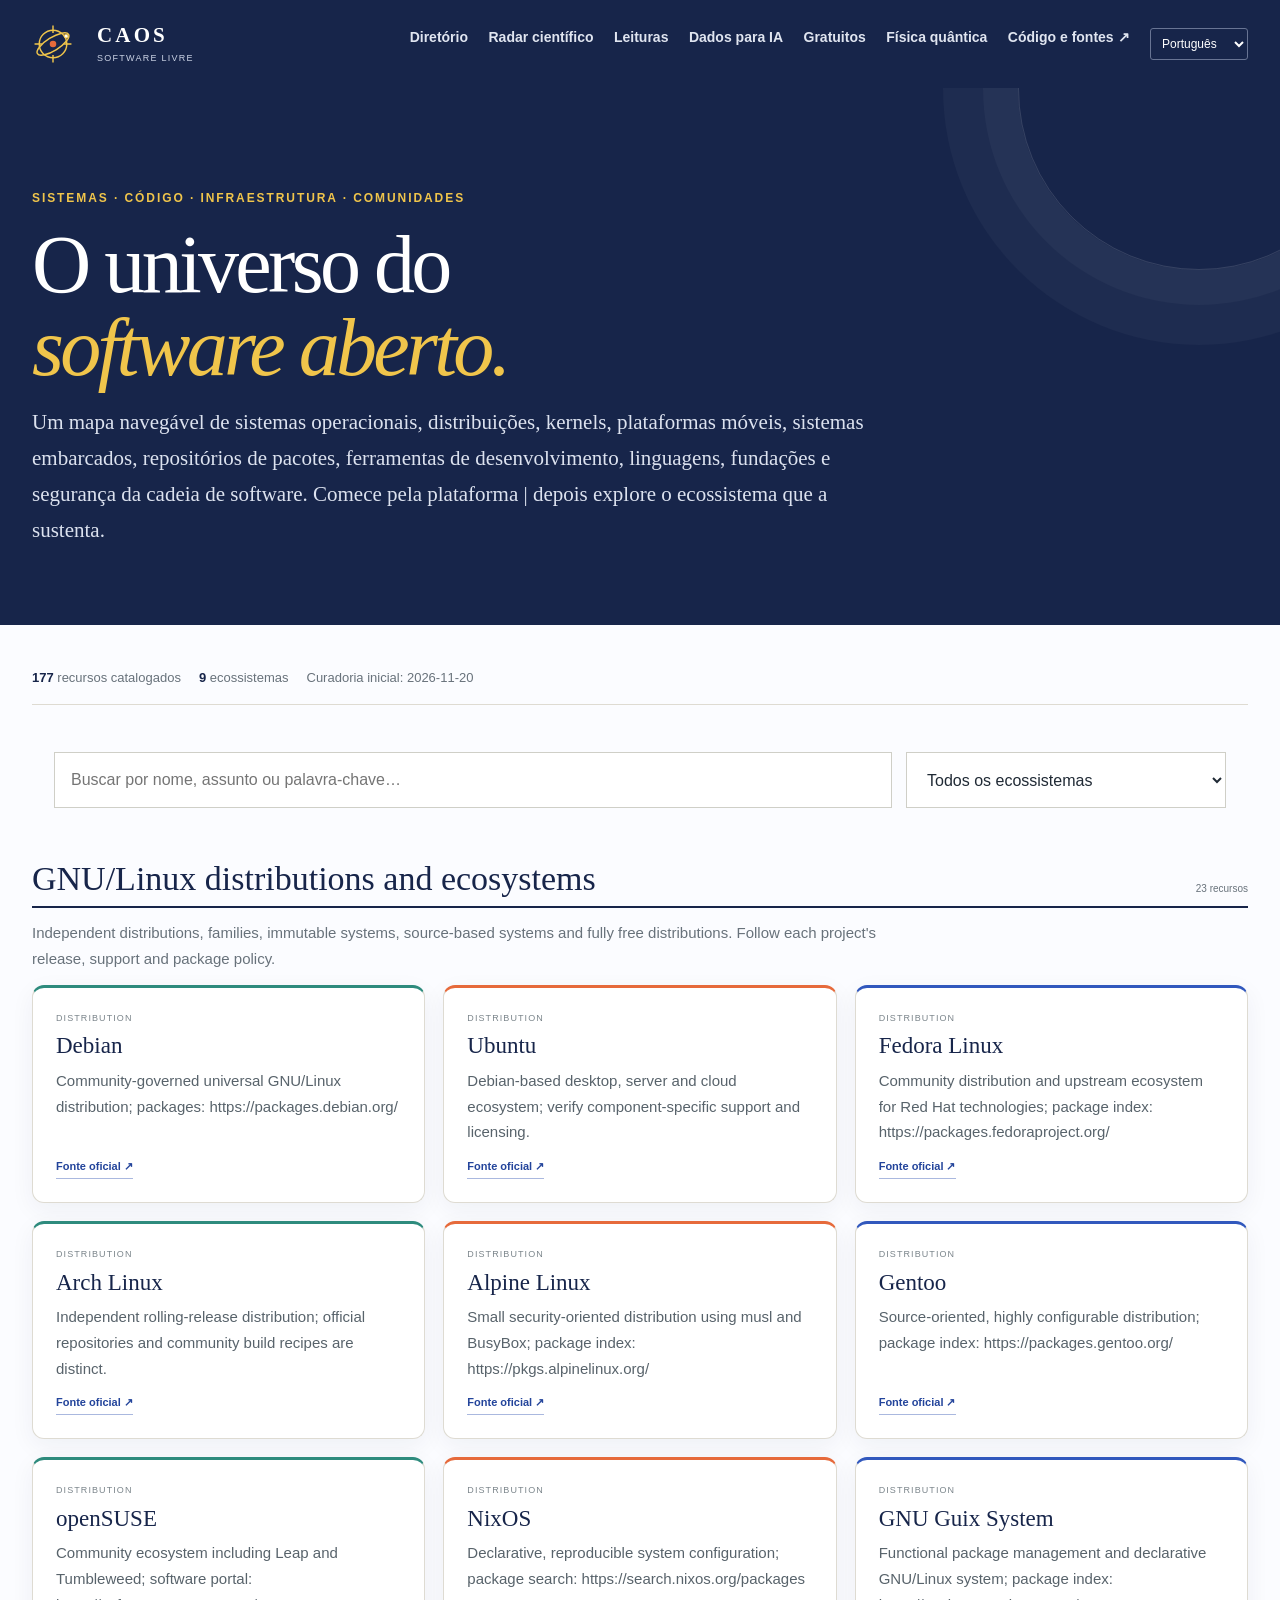
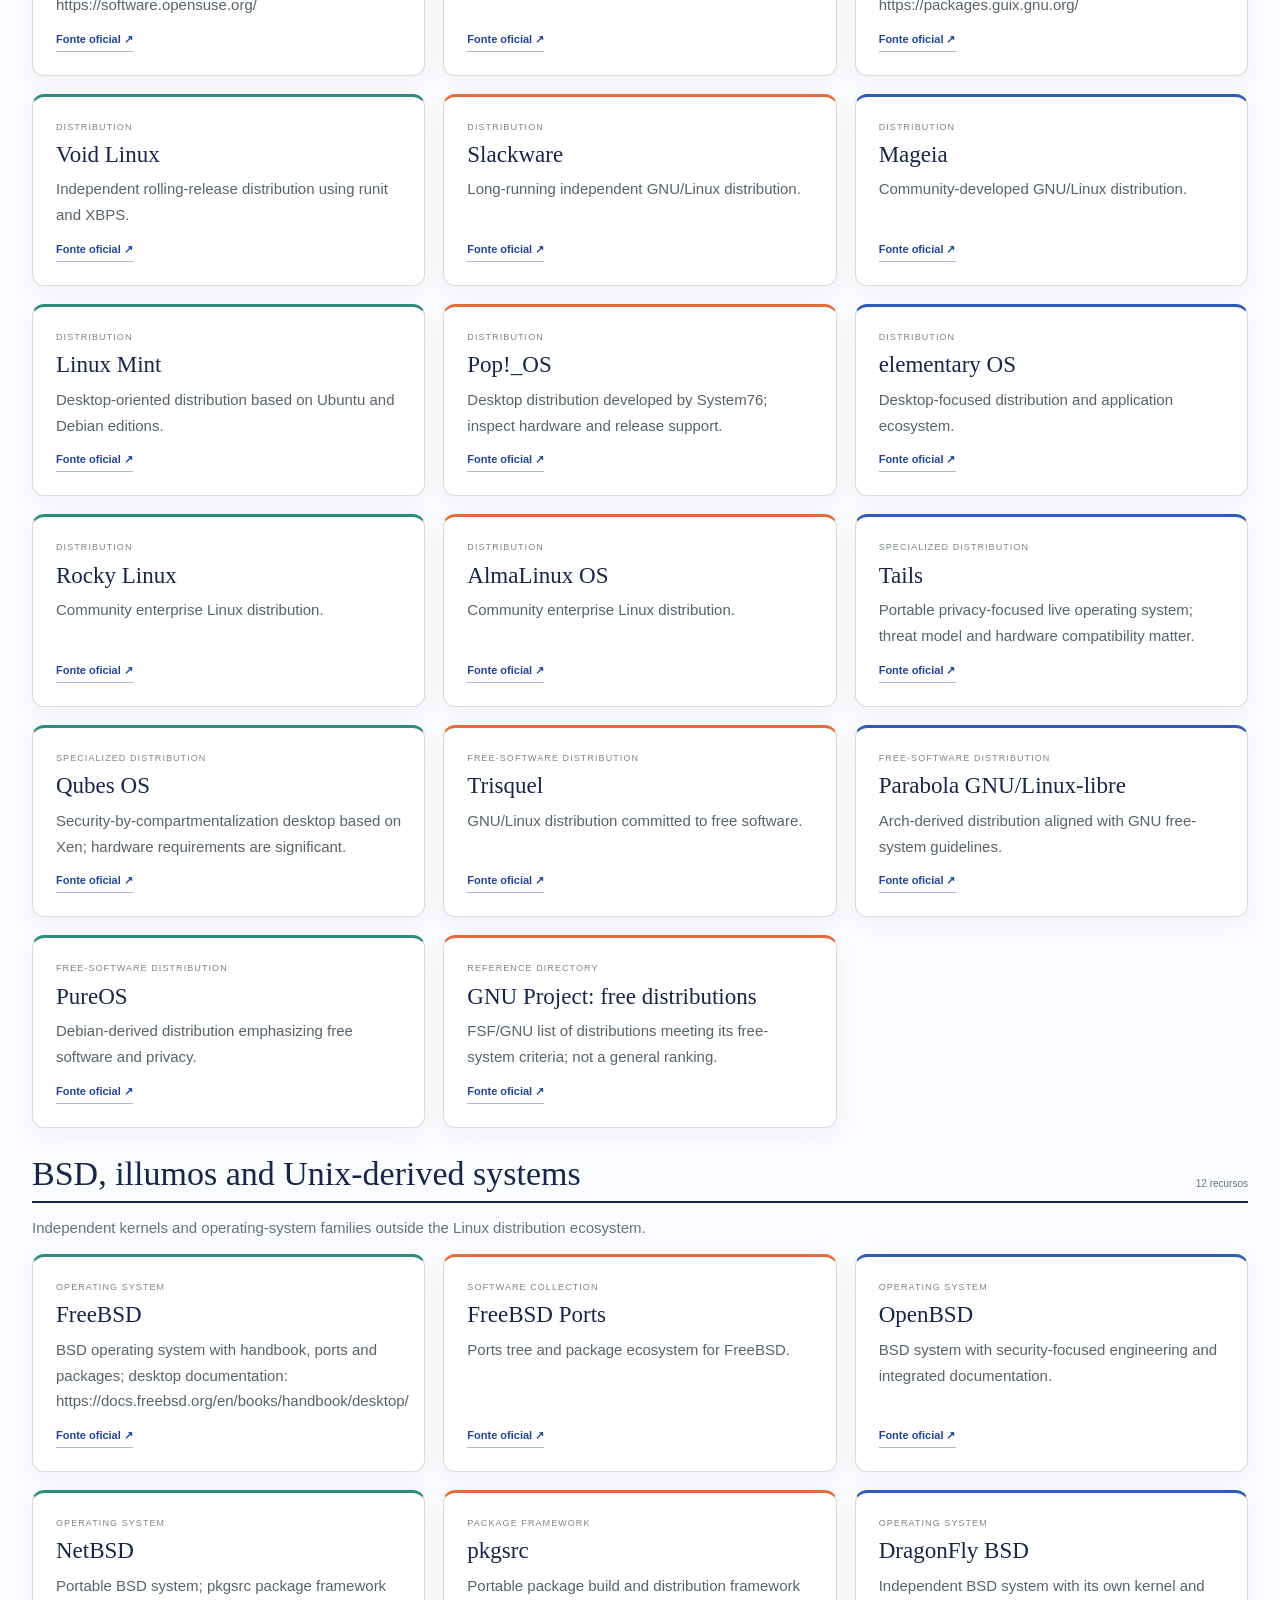
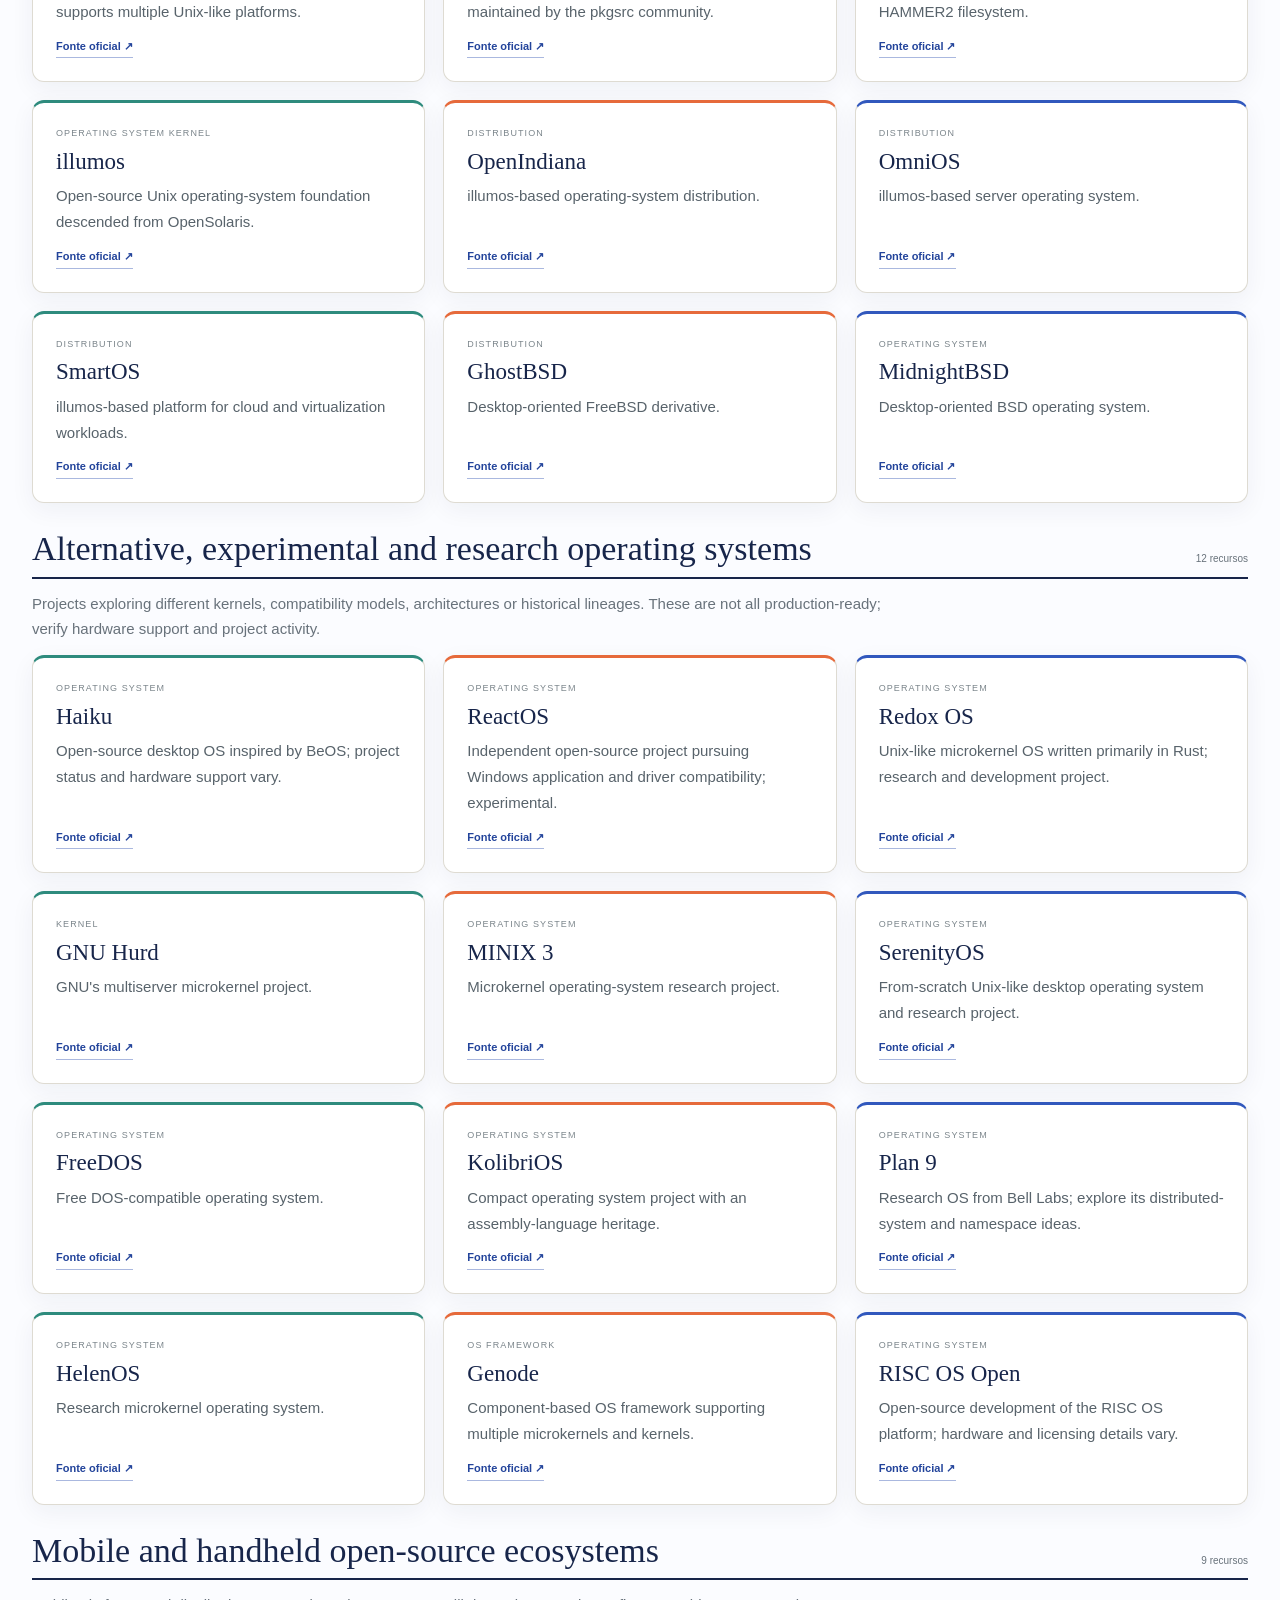
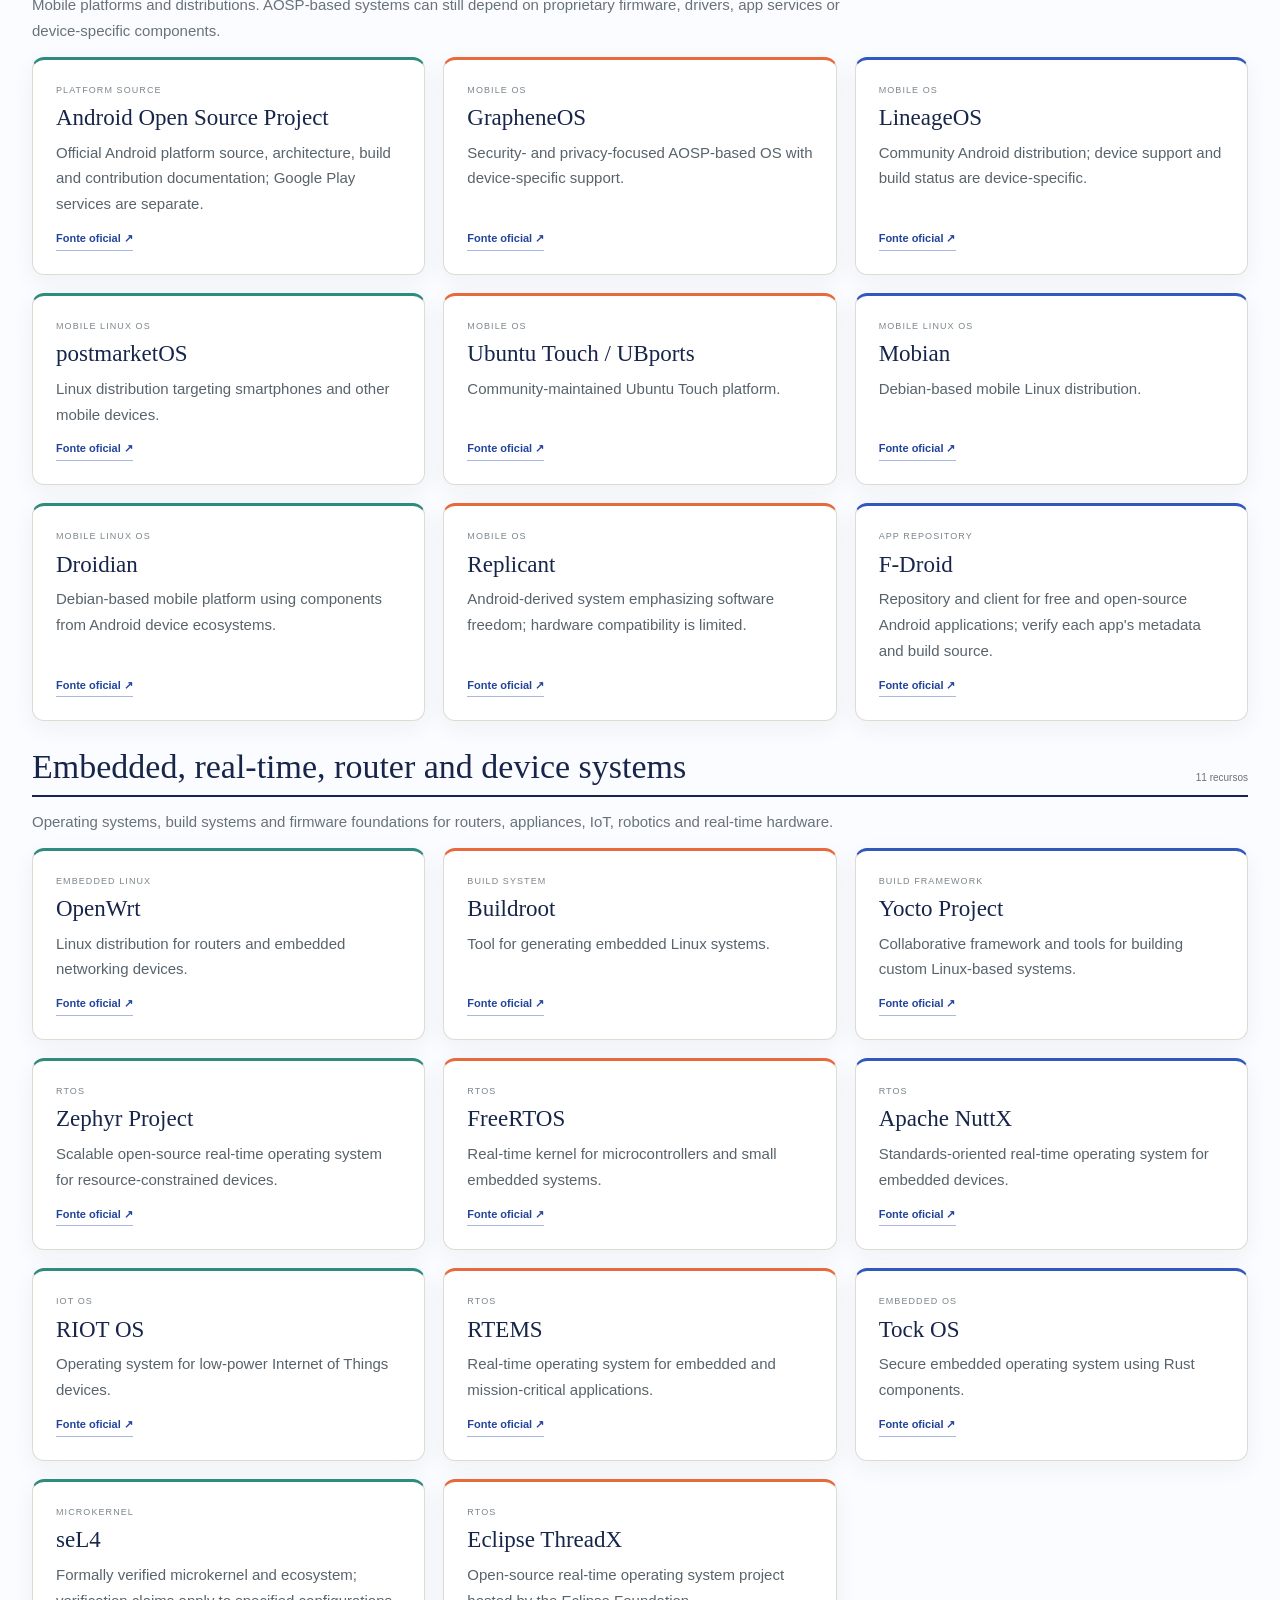
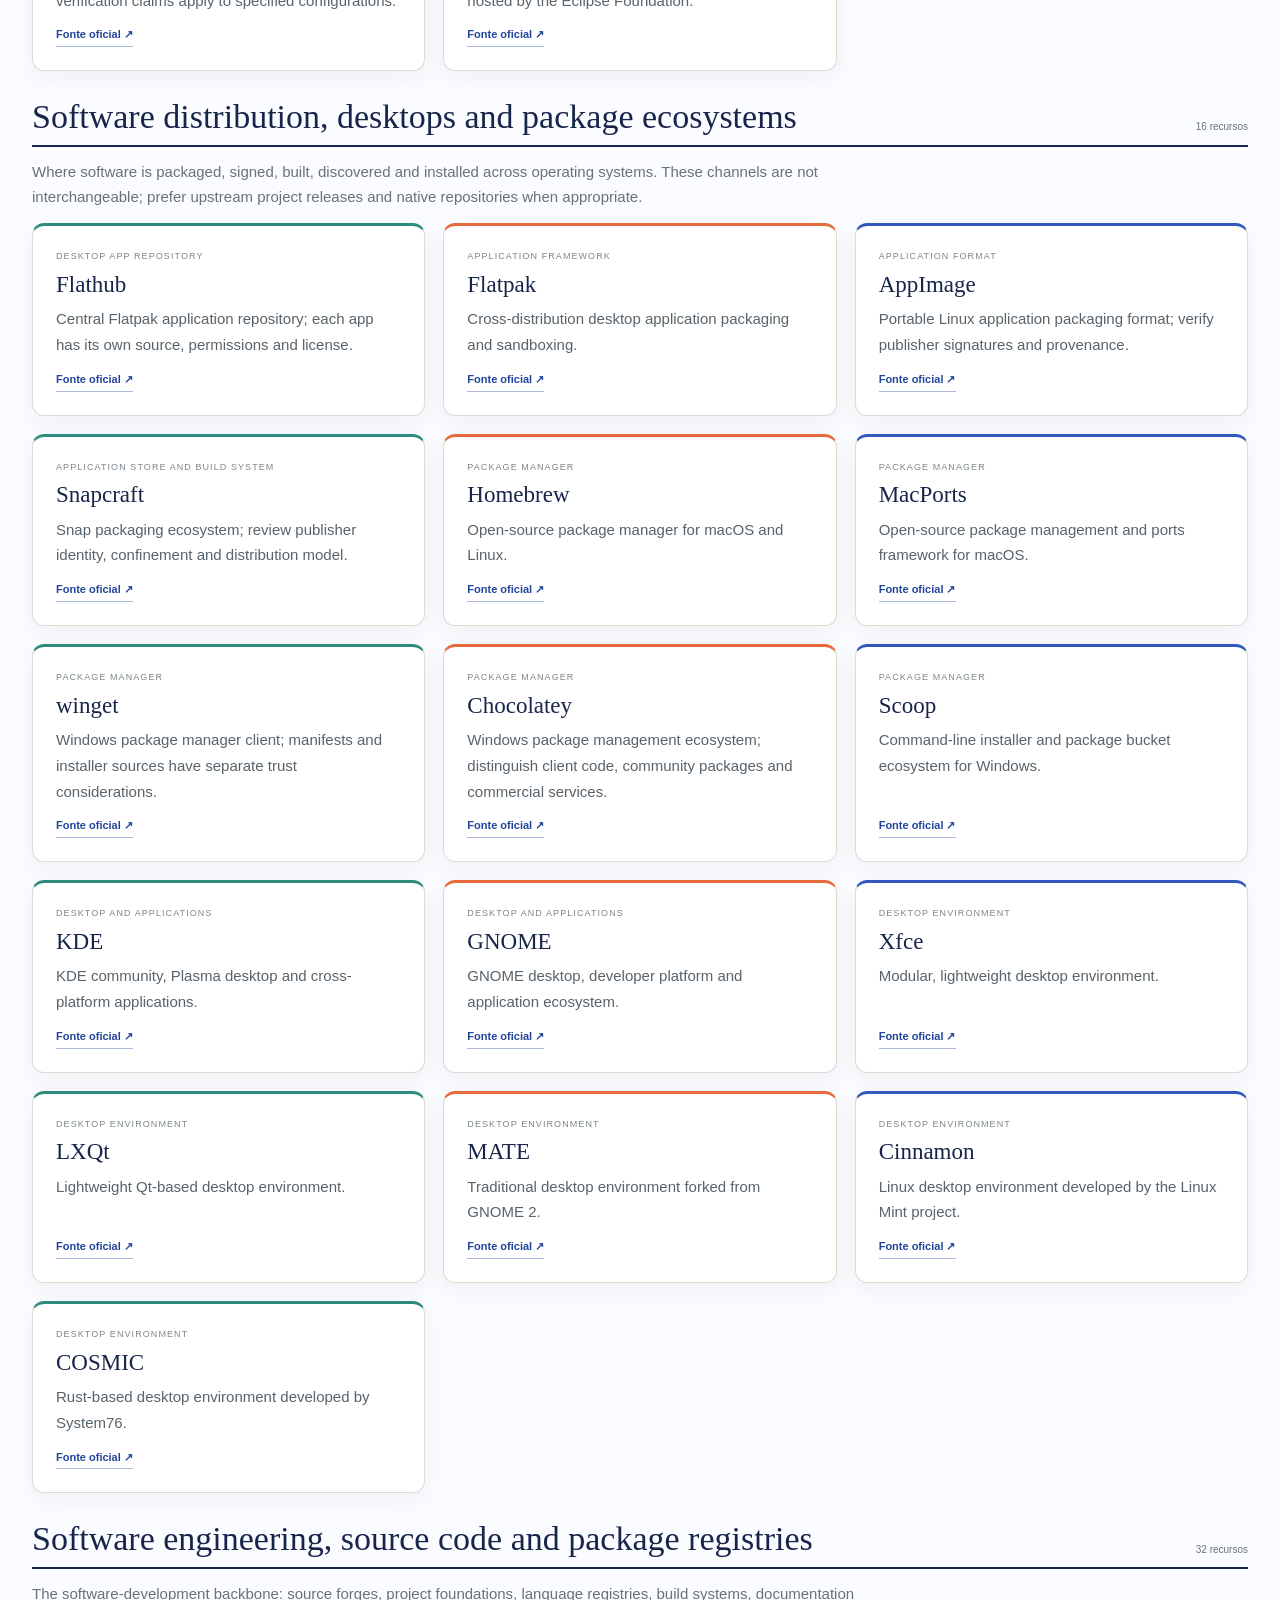
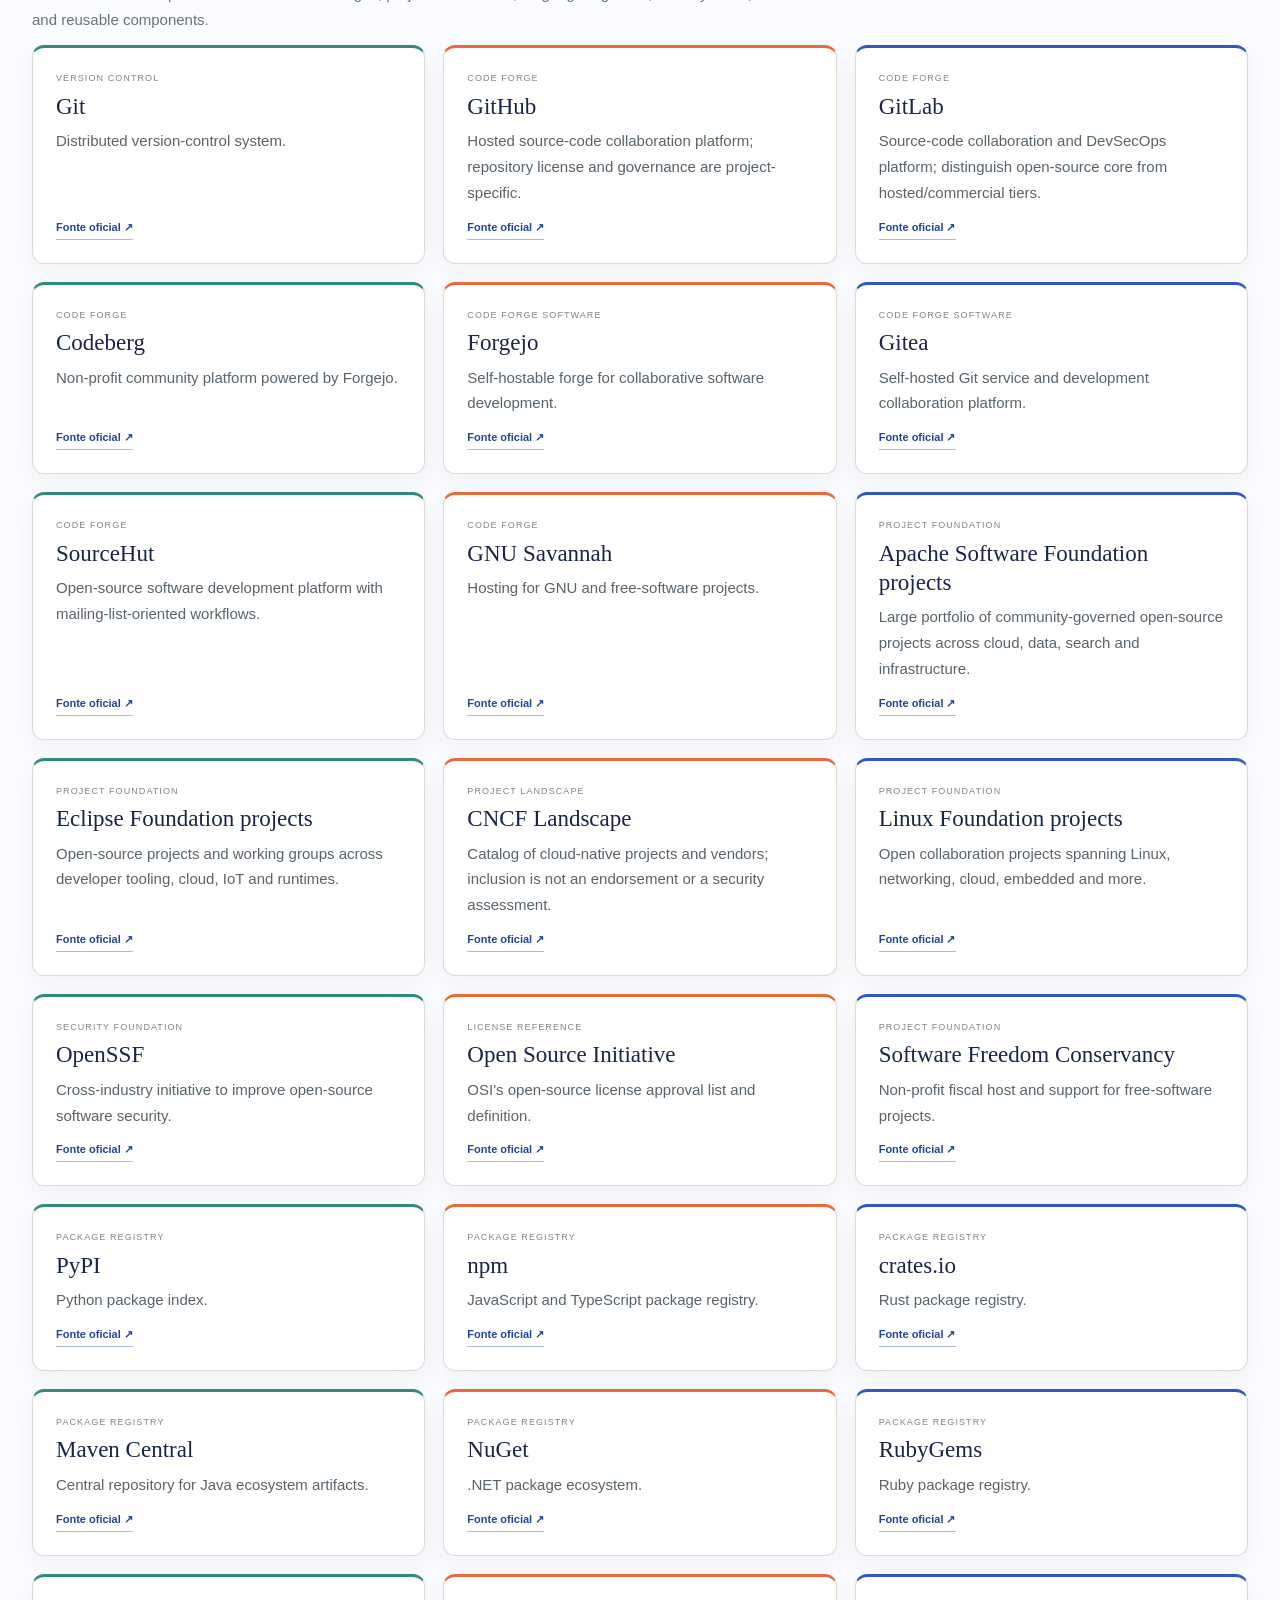
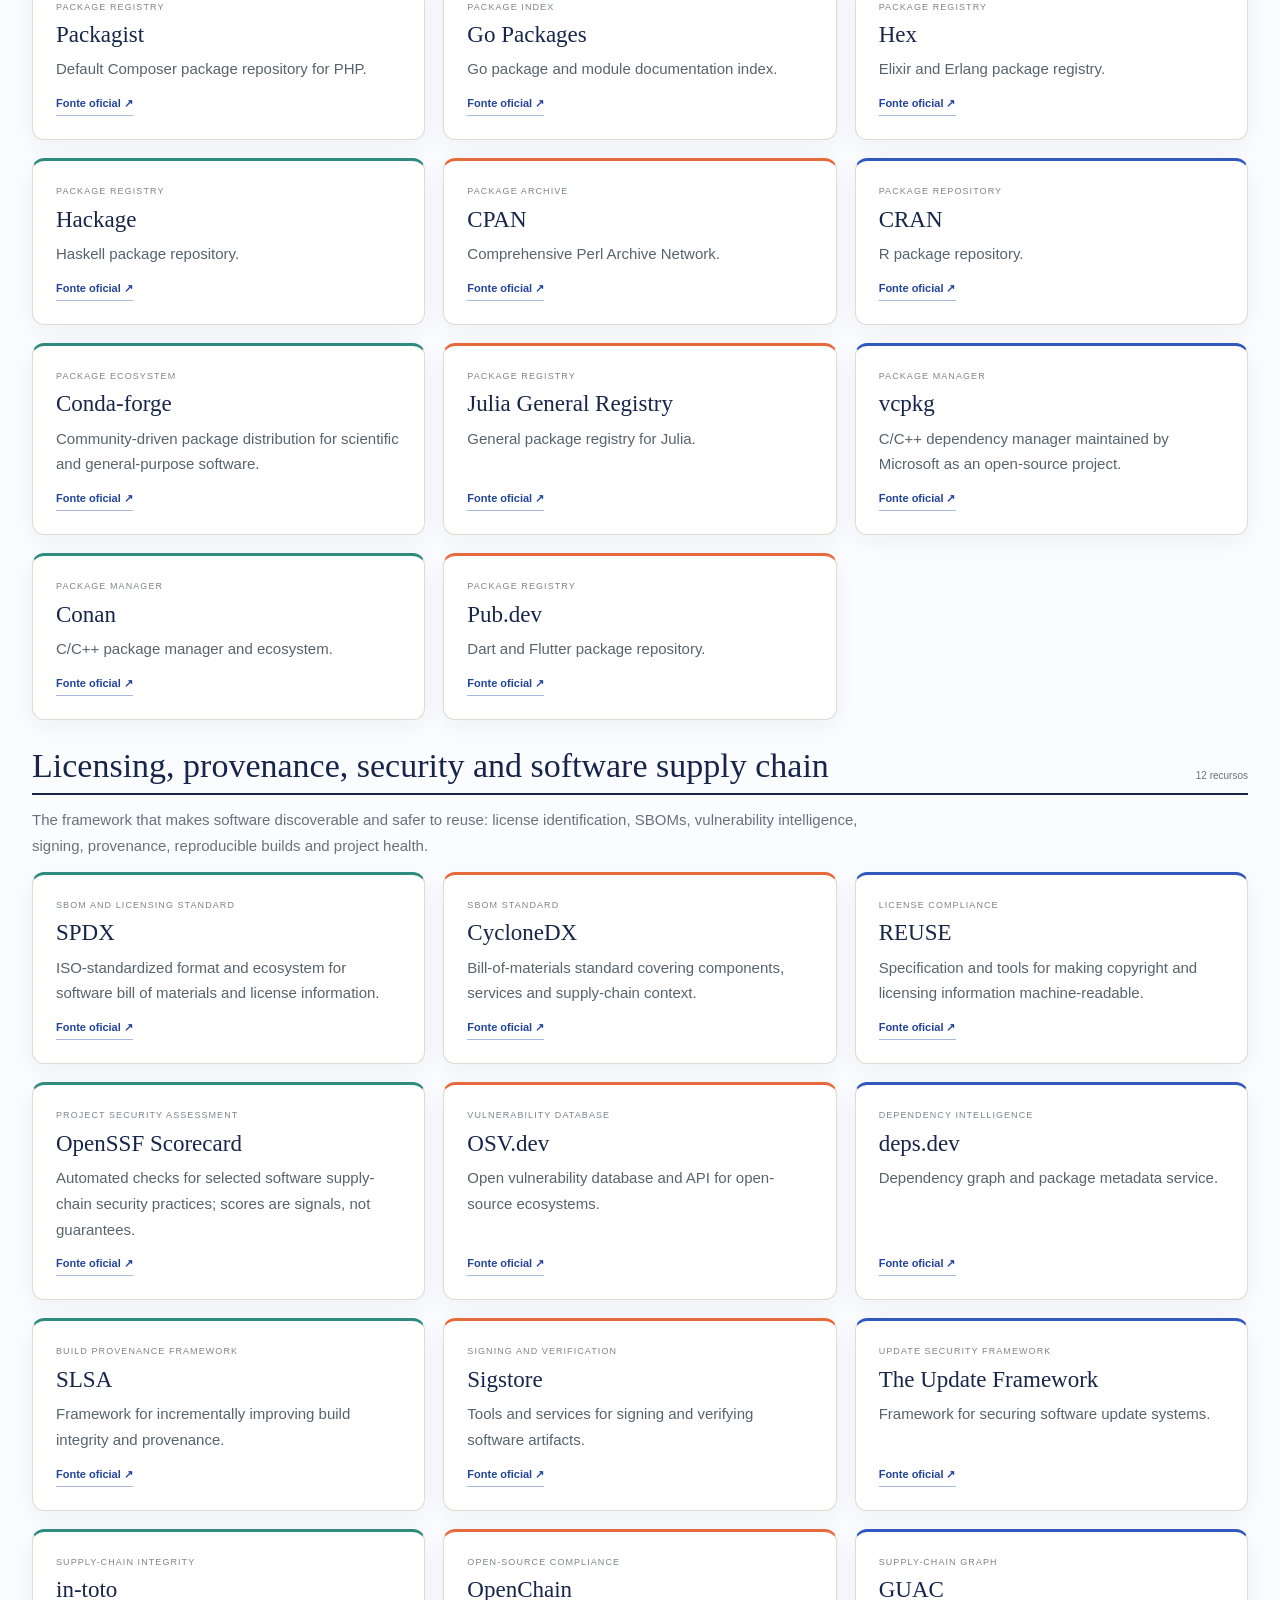
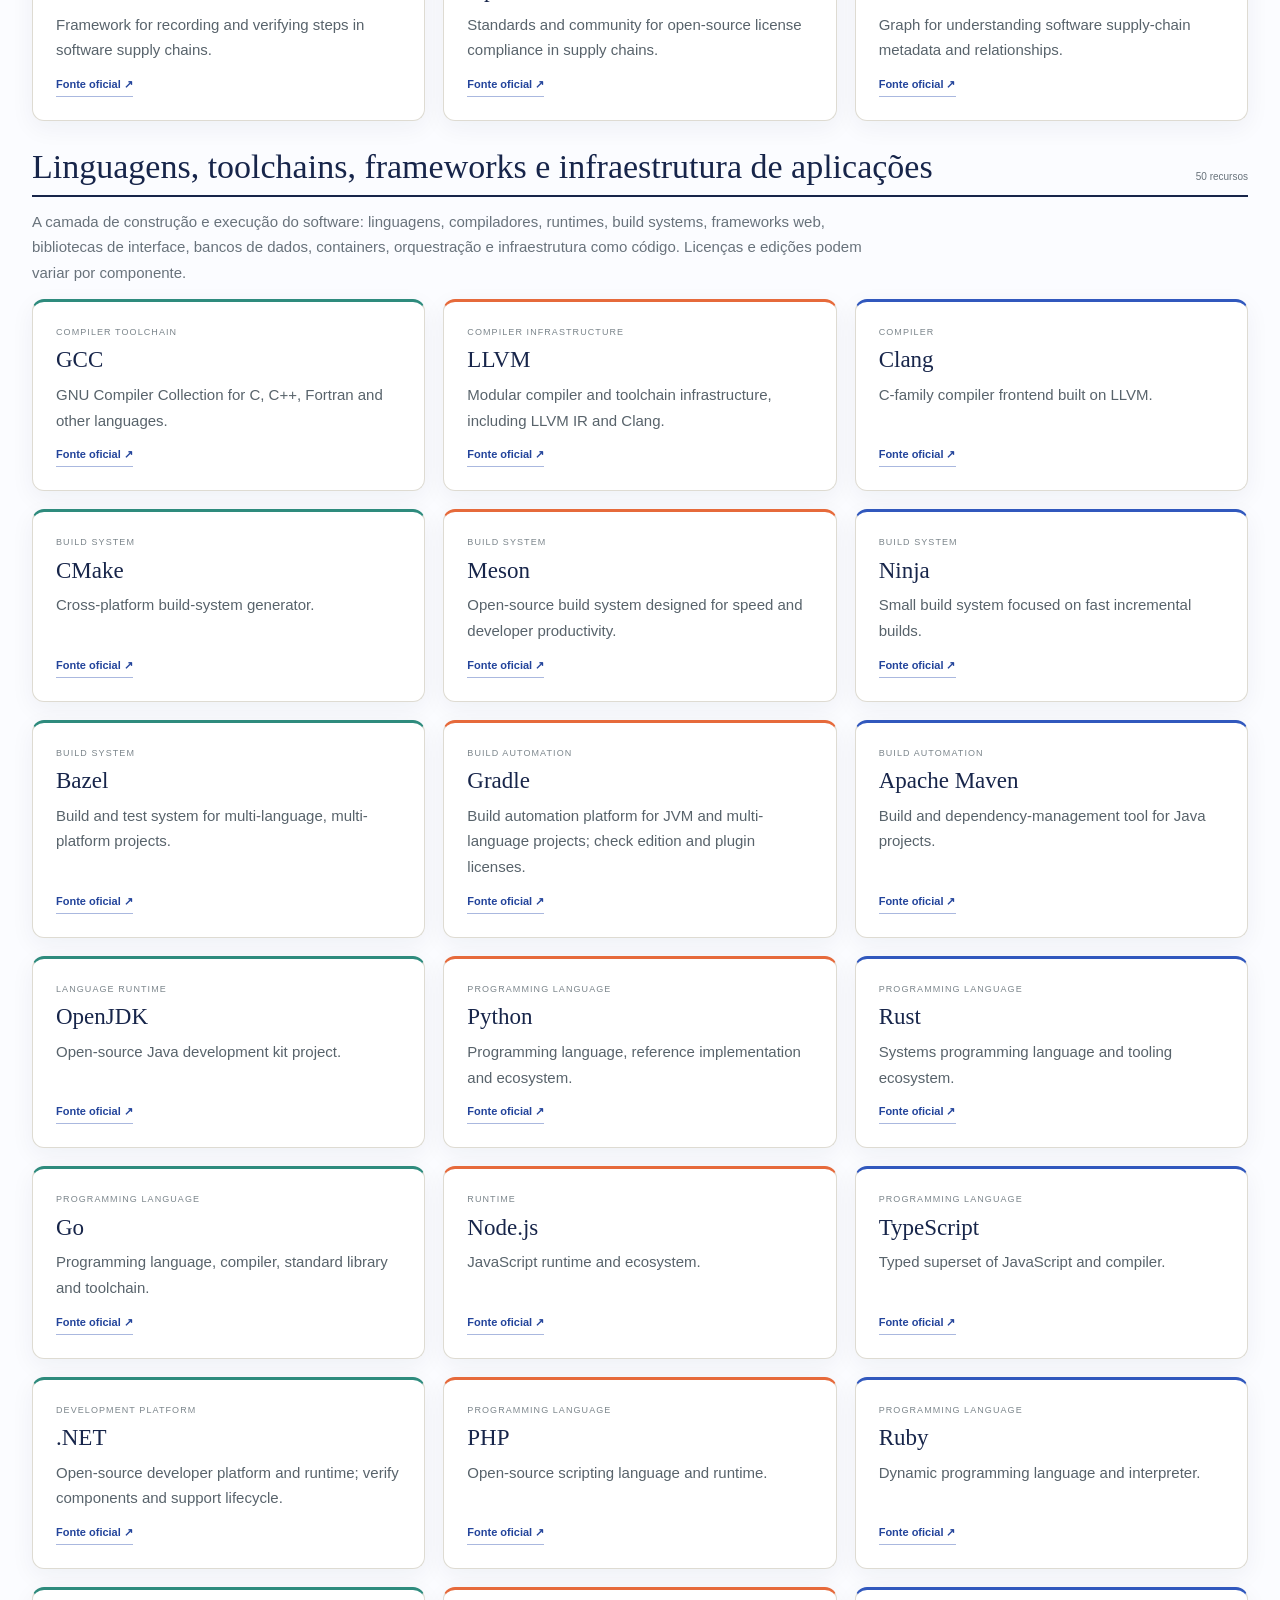
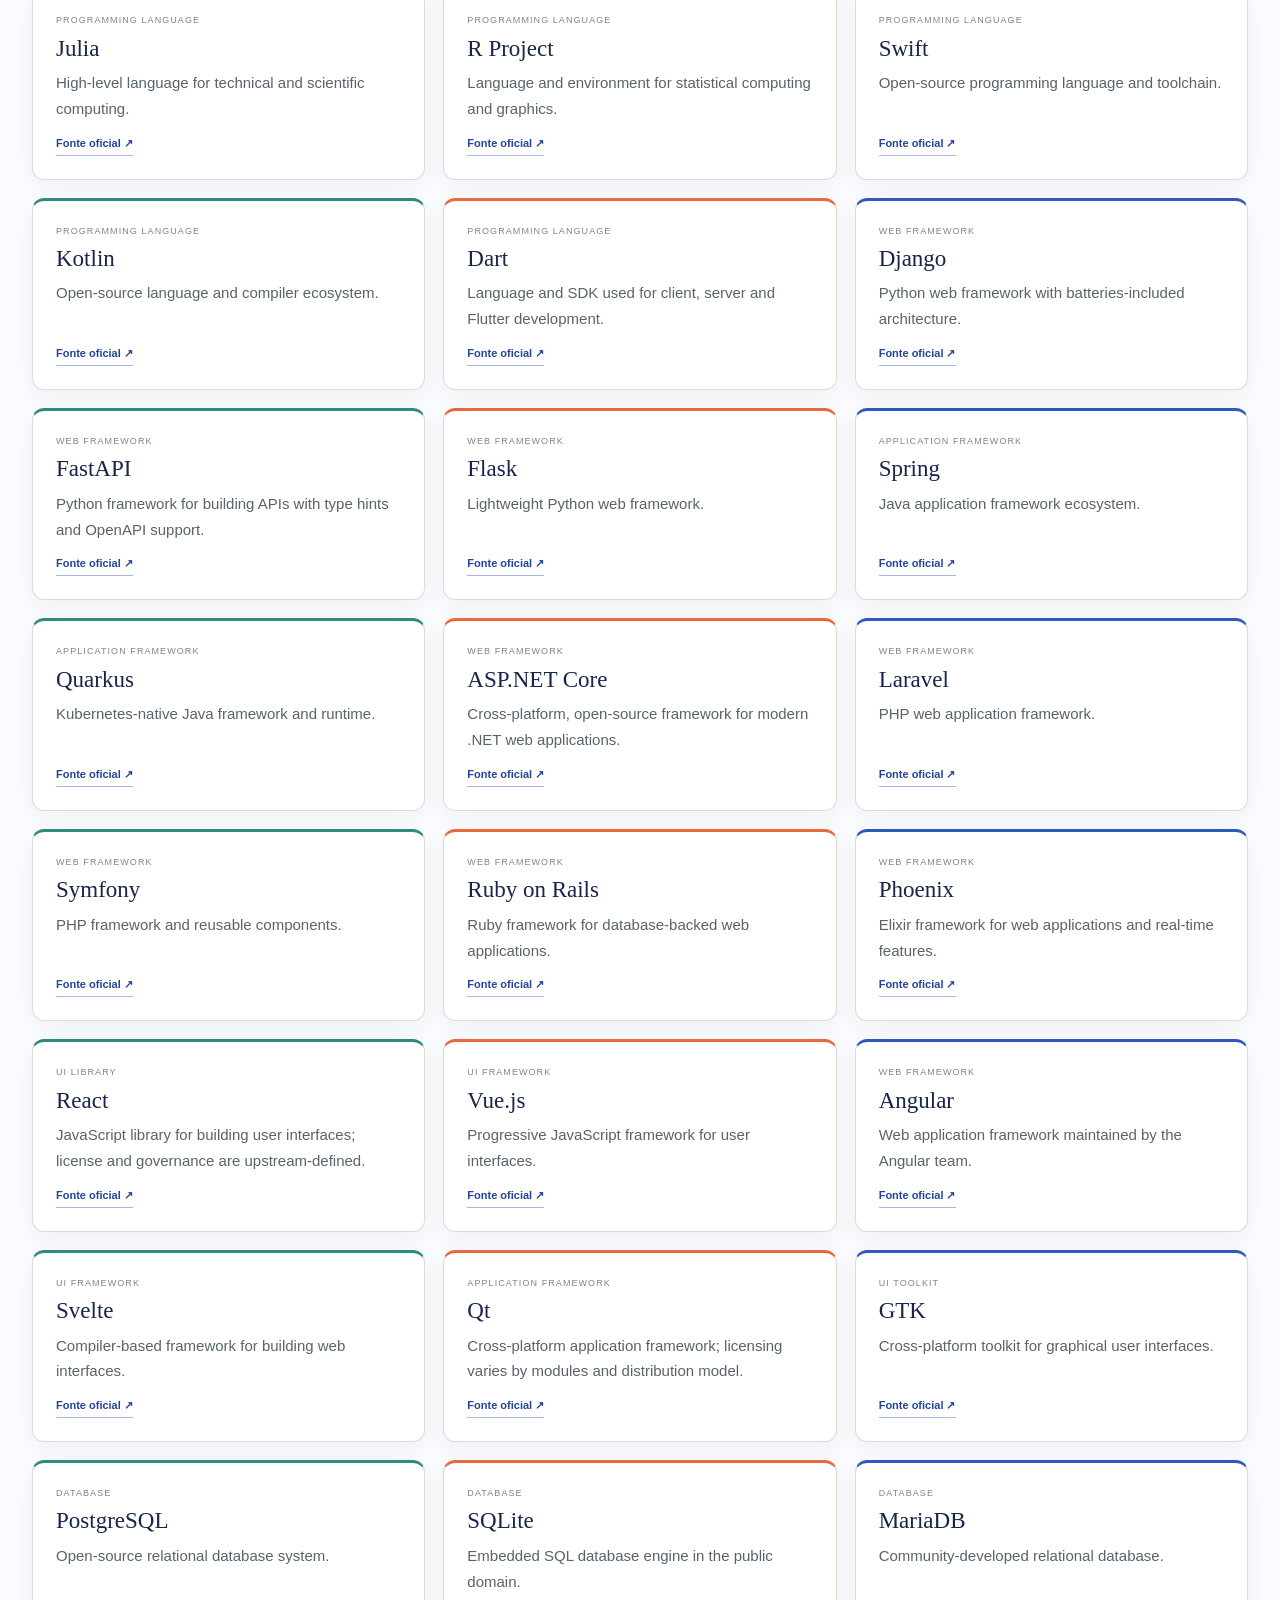
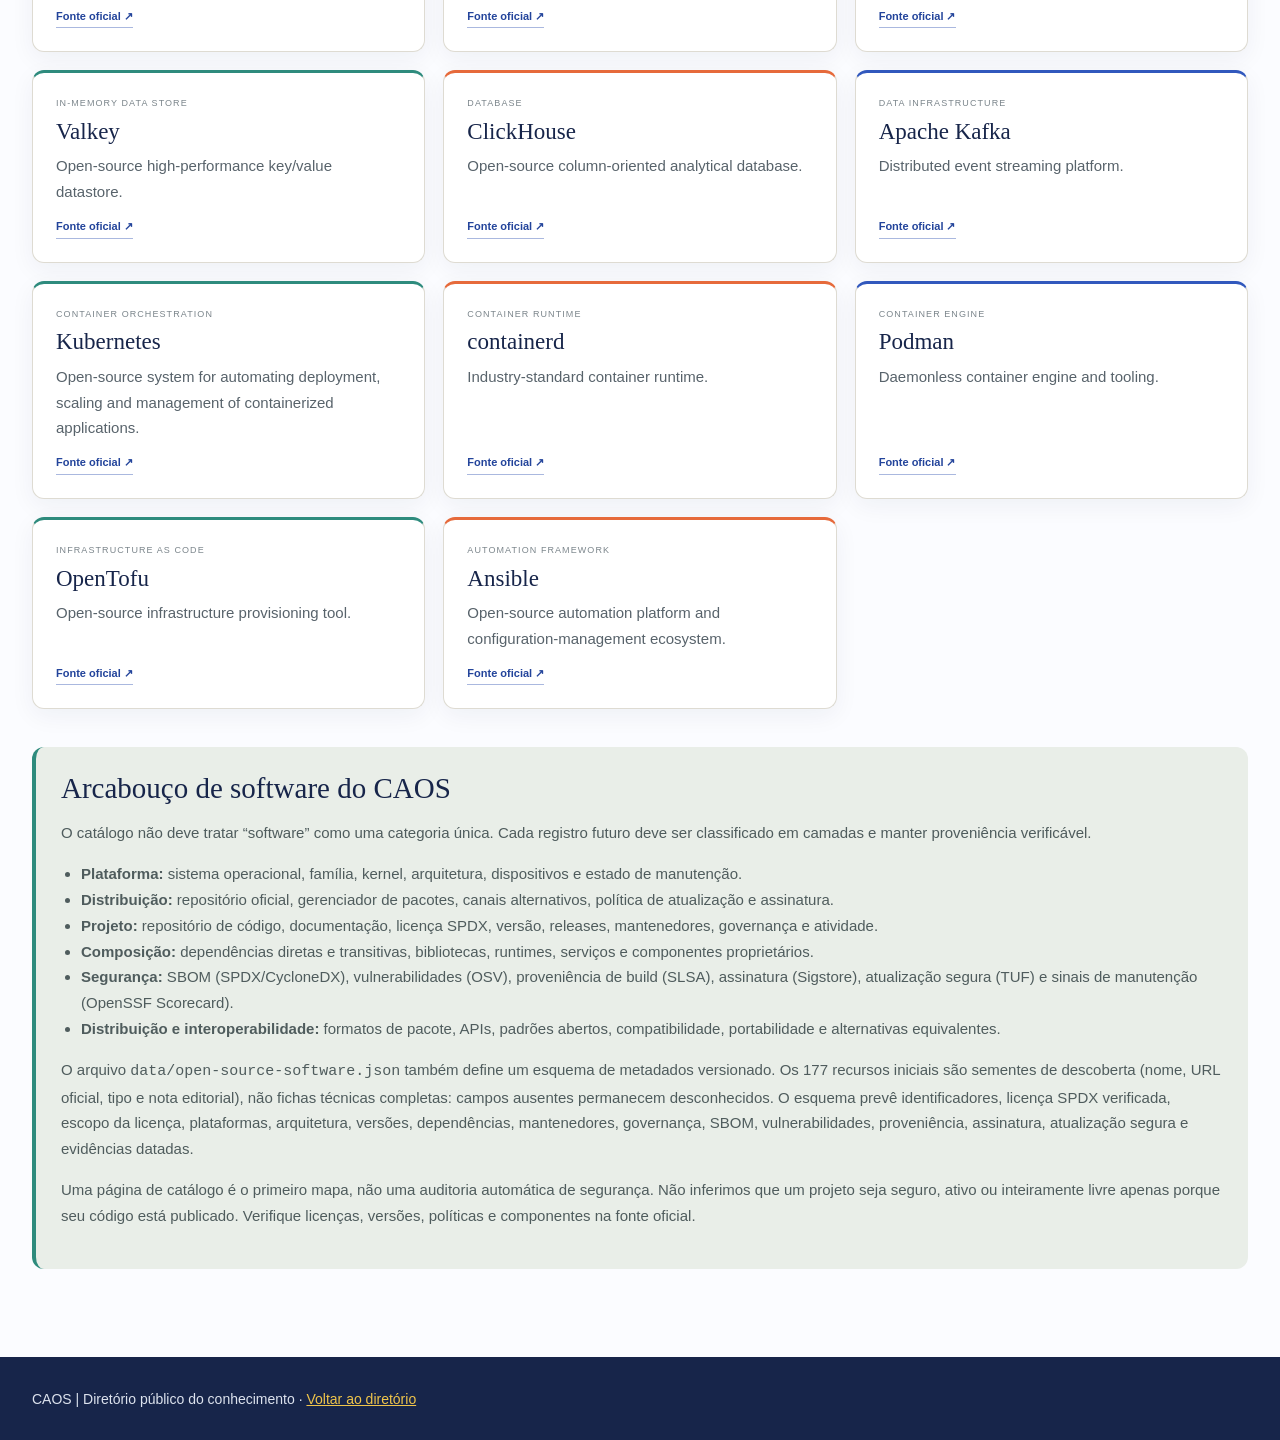
<file: software.html>
<!doctype html>
<html lang="pt-BR">
<head>
<meta charset="utf-8"><meta name="viewport" content="width=device-width,initial-scale=1">
<meta name="theme-color" content="#17254a">
<meta name="description" content="Atlas CAOS de sistemas operacionais open source, distribuições, BSD, sistemas móveis, embarcados, ferramentas, repositórios, linguagens e segurança de software.">
<link rel="canonical" href="https://carlosjuniorcj16-code.github.io/CAOS/software.html">
<title>Atlas de Software Livre | CAOS</title>
<style>
:root{--navy:#17254a;--blue:#3158bd;--paper:#fffdf8;--cream:#f5f0e5;--ink:#202a35;--muted:#68727b;--line:#dedbd2;--orange:#e66a3b;--yellow:#f0c54b;--teal:#2e8b7d}
*{box-sizing:border-box}body{margin:0;background:var(--paper);color:var(--ink);font:15px/1.65 "Avenir Next",Avenir,"Segoe UI",sans-serif}.wrap{width:min(1180px,calc(100% - 36px));margin:auto}
header{background:var(--navy);color:white}.top{min-height:74px;display:flex;align-items:center;justify-content:space-between;gap:18px}.brand{display:flex;align-items:center;gap:12px;color:white;text-decoration:none}.brand img{width:42px;height:42px}.brand strong{font:700 21px Georgia,serif;letter-spacing:.15em}.brand small{display:block;color:#cbd3e5;font-size:9px;letter-spacing:.14em;text-transform:uppercase}nav{display:flex;gap:18px;flex-wrap:wrap}nav a{color:#e0e5f0;text-decoration:none;font-size:12px}nav a:hover{color:var(--yellow)}
.hero{background:var(--navy);color:white;padding:52px 0 43px;position:relative;overflow:hidden}.hero:after{content:"";position:absolute;width:360px;height:360px;border:1px solid #ffffff22;border-radius:50%;right:-100px;top:-180px;box-shadow:0 0 0 35px #ffffff08,0 0 0 75px #ffffff08}.kicker{font-size:10px;letter-spacing:.2em;text-transform:uppercase;color:var(--yellow);font-weight:800}.hero h1{font:400 clamp(40px,7vw,68px)/1.02 Georgia,serif;letter-spacing:-.045em;margin:14px 0}.hero h1 em{color:var(--yellow)}.hero p{max-width:790px;color:#dce2ef;margin:0;font:17px/1.7 Georgia,serif}
main{padding:28px 0 70px}.stats{display:flex;gap:18px;flex-wrap:wrap;color:var(--muted);font-size:11px;border-bottom:1px solid var(--line);padding-bottom:15px;margin-bottom:20px}.stats strong{color:var(--navy)}.controls{display:grid;grid-template-columns:minmax(220px,1fr) minmax(220px,320px);gap:10px;margin:18px 0 22px}.controls input,.controls select{width:100%;padding:12px 13px;border:1px solid #cfcfc7;background:white;color:var(--ink);font:inherit;border-radius:0}.controls input:focus,.controls select:focus{outline:2px solid var(--blue);outline-offset:1px}
.category{margin:27px 0 0}.category-head{display:flex;align-items:end;justify-content:space-between;gap:12px;border-bottom:2px solid var(--navy);padding-bottom:9px;margin-bottom:12px}.category h2{font:400 28px/1.1 Georgia,serif;color:var(--navy);margin:0}.category-head small{font-size:10px;color:var(--muted)}.description{color:var(--muted);font-size:12px;max-width:850px;margin:0 0 13px}.cards{display:grid;grid-template-columns:repeat(3,minmax(0,1fr));gap:11px}.card{background:#fff;border:1px solid var(--line);border-top:3px solid var(--teal);padding:15px 16px;min-width:0;display:flex;flex-direction:column}.card:nth-child(3n+2){border-top-color:var(--orange)}.card:nth-child(3n){border-top-color:var(--blue)}.kind{font-size:9px;text-transform:uppercase;letter-spacing:.12em;color:#7b858b;margin-bottom:5px}.card h3{font:400 20px/1.2 Georgia,serif;color:var(--navy);margin:0 0 7px}.card p{font-size:12px;line-height:1.55;color:#58636b;margin:0 0 12px;flex:1}.card a{font-size:11px;font-weight:800;color:#23449b;text-decoration:none;align-self:flex-start;border-bottom:1px solid #aab8df;padding-bottom:2px}.card a:hover{color:var(--orange);border-color:var(--orange)}.empty{padding:25px;background:var(--cream);color:var(--muted)}.framework{margin-top:38px;padding:22px 24px;background:#e9eee8;border-left:4px solid var(--teal)}.framework h2{font:400 24px Georgia,serif;color:var(--navy);margin:0 0 8px}.framework p,.framework li{font-size:12px;color:#4f5c5d}.framework a{color:var(--blue)}.framework ul{margin:8px 0 0;padding-left:20px}footer{background:var(--navy);color:#dce2ed;padding:25px 0;font-size:11px}footer a{color:var(--yellow)}
@media(max-width:850px){.cards{grid-template-columns:repeat(2,minmax(0,1fr))}}@media(max-width:650px){.top{padding:12px 0;align-items:flex-start;flex-direction:column}.cards,.controls{grid-template-columns:1fr}.hero{padding:42px 0}.category h2{font-size:24px}}
</style><link rel="stylesheet" href="./assets/caos-refresh.css">
</head>
<body>
<header><div class="wrap top"><a class="brand" href="./index.html"><img src="./assets/caos-mark.svg" alt=""><span><strong>CAOS</strong><small>Atlas de software livre</small></span></a><nav><a href="./index.html">Diretório</a><a href="./radar.html">Radar científico</a><a href="./leituras.html">Leituras</a><a href="./ai-data.html">Dados para IA</a><a href="./freeware.html">Gratuitos</a><a href="./quantum.html">Física quântica</a><a href="https://github.com/carlosjuniorcj16-code/CAOS" rel="noopener">Código e fontes ↗</a></nav></div></header>
<section class="hero"><div class="wrap"><div class="kicker">Sistemas · código · infraestrutura · comunidades</div><h1>O universo do<br><em>software aberto.</em></h1><p>Um mapa navegável de sistemas operacionais, distribuições, kernels, plataformas móveis, sistemas embarcados, repositórios de pacotes, ferramentas de desenvolvimento, linguagens, fundações e segurança da cadeia de software. Comece pela plataforma | depois explore o ecossistema que a sustenta.</p></div></section>
<main class="wrap"><div class="stats"><span><strong id="total">0</strong> recursos catalogados</span><span><strong id="groups">0</strong> ecossistemas</span><span id="updated">Carregando catálogo…</span></div>
<div class="controls"><input id="search" type="search" placeholder="Buscar sistema, linguagem, pacote, fundação…" aria-label="Buscar recursos"><select id="category" aria-label="Filtrar ecossistema"><option value="">Todos os ecossistemas</option></select></div>
<div id="catalog"><div class="empty">Carregando atlas…</div></div>
<section class="framework"><h2>Arcabouço de software do CAOS</h2><p>O catálogo não deve tratar “software” como uma categoria única. Cada registro futuro deve ser classificado em camadas e manter proveniência verificável.</p><ul>
<li><strong>Plataforma:</strong> sistema operacional, família, kernel, arquitetura, dispositivos e estado de manutenção.</li>
<li><strong>Distribuição:</strong> repositório oficial, gerenciador de pacotes, canais alternativos, política de atualização e assinatura.</li>
<li><strong>Projeto:</strong> repositório de código, documentação, licença SPDX, versão, releases, mantenedores, governança e atividade.</li>
<li><strong>Composição:</strong> dependências diretas e transitivas, bibliotecas, runtimes, serviços e componentes proprietários.</li>
<li><strong>Segurança:</strong> SBOM (SPDX/CycloneDX), vulnerabilidades (OSV), proveniência de build (SLSA), assinatura (Sigstore), atualização segura (TUF) e sinais de manutenção (OpenSSF Scorecard).</li>
<li><strong>Distribuição e interoperabilidade:</strong> formatos de pacote, APIs, padrões abertos, compatibilidade, portabilidade e alternativas equivalentes.</li>
</ul><p>O arquivo <code>data/open-source-software.json</code> também define um esquema de metadados versionado. Os 177 recursos iniciais são sementes de descoberta (nome, URL oficial, tipo e nota editorial), não fichas técnicas completas: campos ausentes permanecem desconhecidos. O esquema prevê identificadores, licença SPDX verificada, escopo da licença, plataformas, arquitetura, versões, dependências, mantenedores, governança, SBOM, vulnerabilidades, proveniência, assinatura, atualização segura e evidências datadas.</p><p>Uma página de catálogo é o primeiro mapa, não uma auditoria automática de segurança. Não inferimos que um projeto seja seguro, ativo ou inteiramente livre apenas porque seu código está publicado. Verifique licenças, versões, políticas e componentes na fonte oficial.</p></section>
</main><footer><div class="wrap">CAOS | Diretório público do conhecimento · <a href="./index.html">Voltar ao diretório</a></div></footer>
<script>
const $=id=>document.getElementById(id), esc=s=>String(s??"").replace(/[&<>"']/g,c=>({"&":"&amp;","<":"&lt;",">":"&gt;",'"':"&quot;","'":"&#39;"}[c]));
let catalog=null;
function render(){
 const term=$("search").value.trim().toLocaleLowerCase("pt-BR"), selected=$("category").value;
 const cats=(catalog?.categories||[]).filter(c=>(!selected||c.id===selected)&&(!term||[c.title,c.description,...c.resources.flat()].join(" ").toLocaleLowerCase("pt-BR").includes(term)));
 $("catalog").innerHTML=cats.length?cats.map(c=>'<section class="category"><div class="category-head"><h2>'+esc(c.title)+'</h2><small>'+c.resources.length+' recursos</small></div><p class="description">'+esc(c.description)+'</p><div class="cards">'+c.resources.filter(x=>!term||x.join(" ").toLocaleLowerCase("pt-BR").includes(term)).map(x=>'<article class="card"><div class="kind">'+esc(x[2])+'</div><h3>'+esc(x[0])+'</h3><p>'+esc(x[3])+'</p><a href="'+esc(x[1])+'" target="_blank" rel="noopener noreferrer">Fonte oficial ↗</a></article>').join("")+'</div></section>').join(""):'<div class="empty">Nenhum recurso corresponde à busca. Experimente outro termo ou selecione todos os ecossistemas.</div>';
}
fetch("./data/open-source-software.json?"+Date.now()).then(r=>{if(!r.ok)throw Error("catálogo indisponível");return r.json()}).then(d=>{
 catalog=d;const total=d.categories.reduce((n,c)=>n+c.resources.length,0);
 $("total").textContent=total;$("groups").textContent=d.categories.length;$("updated").textContent="Curadoria inicial: "+d.updated_at;
 $("category").innerHTML='<option value="">Todos os ecossistemas</option>'+d.categories.map(c=>'<option value="'+esc(c.id)+'">'+esc(c.title)+'</option>').join("");
 render();
}).catch(()=>{$("updated").textContent="Não foi possível carregar o catálogo";$("catalog").innerHTML='<div class="empty">O atlas está temporariamente indisponível.</div>'});
$("search").addEventListener("input",render);$("category").addEventListener("change",render);
</script><script src="./js/site-i18n.js"></script>
</body></html>
</file>
<file: assets/caos-refresh.css>
/* CAOS visual refresh: shared, accessible layout scale */
:root{--caos-ink:#17243b;--caos-muted:#596779;--caos-line:#d8e0eb;--caos-paper:#fbfcff;--caos-blue:#244da8;--caos-accent:#e2ad35}
html{font-size:17px;scroll-padding-top:100px}
body{font-size:17px!important;line-height:1.72!important;color:#202b3c!important;background:#fbfcff!important}
.wrap,.w{width:min(1320px,calc(100% - 64px))!important;max-width:1320px!important}
header .top,header .topinner{min-height:88px!important;gap:22px!important}
nav{gap:clamp(12px,1.6vw,25px)!important;flex-wrap:wrap!important;row-gap:9px!important}
.quantum-wrap{width:min(1320px,calc(100% - 64px))!important;max-width:1320px!important}
nav a,.nav a{font-size:14px!important;font-weight:650!important;line-height:1.4}
.hero{padding:clamp(58px,8vw,100px) 0 clamp(48px,6vw,78px)!important}
.hero h1,h1{font-size:clamp(46px,6.5vw,82px)!important;line-height:1.02!important;letter-spacing:-.045em!important}
.hero p,.intro{font-size:clamp(18px,1.7vw,21px)!important;line-height:1.72!important;max-width:850px}
main{padding-top:42px!important;padding-bottom:88px!important}
.sectiontitle{font-size:clamp(34px,4.4vw,52px)!important}
.sectioncopy,.description,.card p,.resource p,.item p,.search-guide,.framework p,.framework li{font-size:15px!important;line-height:1.72!important}
.sectionlabel,.kicker,.eyebrow{font-size:12px!important;letter-spacing:.16em!important}
.stats,.status,.meta,.directory-meta{font-size:13px!important}
.searchbox,.controls{padding:22px!important;margin:25px 0 30px!important;gap:14px!important}
.searchrow input,.controls input,.controls select,.category-search-input{min-height:54px!important;font-size:16px!important;padding:13px 16px!important}
.searchrow button{min-height:54px!important;font-size:14px!important;padding:0 24px!important}
.category-toggle{padding:17px 6px!important}
.category-toggle b{font-size:16px!important}
.topic-button{font-size:15px!important;padding:11px 12px!important}
.resource{grid-template-columns:58px minmax(0,1fr) 170px!important;gap:22px!important;padding:25px 16px!important}
.resource h3{font-size:25px!important;line-height:1.25!important}
.resource p{max-width:900px!important}
.resource-index{font-size:23px!important}
.category-tag,.resource-type{font-size:12px!important}
.resource-link{font-size:13px!important;padding:9px 13px!important;min-height:40px!important}
.cards,.grid{gap:18px!important}
.card,.item{padding:23px!important;border-radius:12px!important;box-shadow:0 7px 24px rgba(23,37,74,.055)!important}
.card h3,.item h2{font-size:23px!important;line-height:1.28!important}
.category h2,.topic-head h2{font-size:34px!important}
.framework,.notice,.warning,.safety,.spotlight{padding:25px!important;border-radius:12px!important}
.framework h2{font-size:29px!important}
footer{padding:30px 0!important;font-size:14px!important}
a:focus-visible,button:focus-visible,input:focus-visible,select:focus-visible{outline:3px solid #e0aa2d!important;outline-offset:3px!important}
@media(max-width:850px){.wrap,.w{width:min(100% - 36px,720px)!important}header .top,header .topinner{align-items:flex-start!important;flex-direction:column!important;padding:16px 0!important}nav{display:flex!important;flex-wrap:wrap!important;gap:10px 16px!important}.hero{padding:52px 0 46px!important}.resource{grid-template-columns:42px minmax(0,1fr)!important;gap:12px!important}.resource-meta{grid-column:2;flex-direction:row!important;flex-wrap:wrap!important;align-items:center!important}.cards,.grid{grid-template-columns:repeat(2,minmax(0,1fr))!important}}
@media(max-width:560px){html{font-size:16px}.quantum-wrap{width:calc(100% - 30px)!important}.wrap,.w{width:calc(100% - 30px)!important}.hero h1,h1{font-size:clamp(39px,12vw,56px)!important}.hero p,.intro{font-size:18px!important}.cards,.grid,.controls{grid-template-columns:1fr!important}.introline,.directory-head,.category-head{align-items:flex-start!important;flex-direction:column!important}.searchrow{grid-template-columns:1fr!important}.searchrow button{min-height:48px!important}.resource{padding:20px 7px!important}.resource h3{font-size:22px!important}.resource p{font-size:14px!important}.resource-meta{grid-column:1/-1!important}.category-panel-inner{columns:1!important}.card,.item{padding:20px!important}}


/* CAOS: neutral directory identity and readable wordmark */
.brand{gap:23px!important}
.brandname,.brandline{display:block!important}
.brandline{margin-top:10px!important;line-height:1.5!important}
.collection-links{padding-top:14px!important;color:#dce2ed}
.collection-links small{font-size:12px;line-height:1.8}
.collection-links a{color:#f0c54b;text-decoration:none}
.collection-links a:hover{text-decoration:underline}


/* Live category search: one field, immediate matching suggestions */
.category-control{display:grid!important;grid-template-columns:1fr!important;gap:9px!important;position:relative}
.category-search-label{display:block!important;margin:0!important;font-size:13px!important;font-weight:800!important;color:var(--caos-ink)!important;text-align:left!important}
.category-search-input{width:100%!important;min-height:58px!important;border:1px solid #b8c5d8!important;border-radius:7px!important;background:#fff!important;color:#17243b!important;font-size:17px!important;padding:14px 17px!important;box-shadow:0 2px 8px rgba(23,36,59,.04)!important}
.category-search-input:focus{border-color:#3158bd!important;outline:3px solid rgba(49,88,189,.14)!important}
.category-results{display:grid!important;grid-template-columns:1fr!important;gap:0!important;max-height:390px!important;overflow-y:auto!important;border:1px solid #d5deeb!important;border-radius:7px!important;background:#fff!important;box-shadow:0 8px 22px rgba(23,36,59,.08)!important}
.category-results[hidden]{display:none!important}
.category-results-meta,.category-results-more{padding:10px 14px!important;color:#657184!important;background:#f5f7fb!important;font-size:12px!important;font-weight:700!important;text-align:left!important}
.category-suggestion{display:flex!important;align-items:center!important;justify-content:space-between!important;gap:14px!important;width:100%!important;min-height:52px!important;padding:10px 14px!important;border:0!important;border-bottom:1px solid #edf0f5!important;background:#fff!important;color:#17243b!important;text-align:left!important;cursor:pointer!important}
.category-suggestion:hover,.category-suggestion:focus-visible,.category-suggestion.active{background:#eaf0ff!important;color:#173d91!important;outline:none!important}
.category-suggestion-name{display:flex!important;flex-direction:column!important;gap:2px!important;font-size:15px!important;font-weight:700!important}
.category-suggestion .topic-count{flex:none!important;color:#69768a!important;font-size:12px!important}
.category-alias-match{color:#64748b!important;font-size:11px!important;font-weight:500!important}
.category-suggestion .search-match{background:#ffe08a!important;color:#222!important;font-weight:900!important}
.category-results .category-empty{margin:0!important;padding:15px!important;text-align:left!important}
.external-research{display:grid!important;grid-template-columns:1fr!important;align-items:start!important;justify-content:start!important;gap:14px!important;margin:18px 0 24px!important;padding:22px 24px!important;border:1px solid #d9e1ec!important;border-left:4px solid #3158bd!important;border-radius:8px!important;background:#f5f7fb!important;text-align:left!important}
.external-research strong{display:block!important;margin:0!important;font:700 19px/1.35 Georgia,serif!important;color:#17243b!important;text-align:left!important}
.external-research-links{display:flex!important;flex-direction:column!important;align-items:flex-start!important;justify-content:flex-start!important;gap:11px!important;margin:0!important}
.external-research-links a{display:inline-block!important;width:max-content!important;max-width:100%!important;color:#244da8!important;font-size:18px!important;font-weight:800!important;line-height:1.35!important;text-align:left!important;text-decoration:underline!important;text-decoration-thickness:1px!important;text-underline-offset:3px!important}
.external-research-links a:hover{color:#17243b!important}
.search-filters{grid-template-columns:repeat(3,minmax(0,1fr))!important}
@media(max-width:600px){
 .external-research{padding:18px!important;gap:12px!important;margin:16px 0 20px!important}
 .external-research strong{font-size:18px!important}
 .external-research-links a{font-size:17px!important}
 .category-search-input{min-height:54px!important;font-size:16px!important}
 .category-results{max-height:340px!important}
 .search-filters{grid-template-columns:repeat(2,minmax(0,1fr))!important}
}
@media(max-width:380px){.search-filters{grid-template-columns:1fr!important}}


/* CAOS home: restore a clear international scope note below the live count */
.hero-note{max-width:390px!important;min-width:0!important}
.hero-note #heroCount{display:block!important;margin:0 0 5px!important;color:#fff!important;font:400 clamp(34px,4vw,48px)/1.05 Georgia,serif!important;letter-spacing:-.03em!important}
.hero-note #heroNoteText{display:block!important;margin:0!important;color:#d6deed!important;font:400 13px/1.65 "Avenir Next",Arial,sans-serif!important;letter-spacing:0!important;text-transform:none!important;max-width:360px!important}
@media(max-width:850px){.hero-note{max-width:100%!important}.hero-note #heroNoteText{max-width:620px!important}}
/* Category results: stable title, count and direct-open affordance */
.category-results{grid-template-columns:minmax(0,1fr)!important;align-items:stretch!important}
.category-results-meta{position:sticky!important;top:0!important;z-index:1!important;display:block!important;padding:12px 16px!important;line-height:1.4!important}
.category-suggestion{display:grid!important;grid-template-columns:minmax(0,1fr) auto!important;align-items:center!important;gap:14px!important;min-height:64px!important;padding:12px 16px!important}
.category-suggestion-name{display:flex!important;min-width:0!important;flex-direction:column!important;align-items:flex-start!important;gap:4px!important;white-space:normal!important}
.category-suggestion-title{display:block!important;max-width:100%!important;font:700 15px/1.4 "Avenir Next",Arial,sans-serif!important;letter-spacing:0!important;overflow-wrap:anywhere!important}
.category-alias-match{display:block!important;max-width:100%!important;font:400 12px/1.4 "Avenir Next",Arial,sans-serif!important;overflow-wrap:anywhere!important}
.category-suggestion-meta{display:inline-flex!important;align-items:center!important;justify-content:flex-end!important;gap:10px!important;white-space:nowrap!important}
.category-suggestion .topic-count{display:inline-flex!important;align-items:center!important;justify-content:center!important;min-width:34px!important;padding:5px 8px!important;border:1px solid #dce3ef!important;border-radius:999px!important;background:#f5f7fb!important;color:#536176!important;font:700 11px/1.2 "Avenir Next",Arial,sans-serif!important}
.category-open-icon{display:inline-flex!important;align-items:center!important;justify-content:center!important;width:27px!important;height:27px!important;border-radius:50%!important;background:#edf2ff!important;color:#244da8!important;font:700 15px/1 Arial,sans-serif!important}
.category-suggestion:hover .category-open-icon,.category-suggestion:focus-visible .category-open-icon,.category-suggestion.active .category-open-icon{background:#244da8!important;color:#fff!important}
.category-suggestion:focus-visible{outline:3px solid rgba(49,88,189,.22)!important;outline-offset:-3px!important}
@media(max-width:560px){.hero-note{padding-left:15px!important}.hero-note #heroNoteText{font-size:13px!important;line-height:1.6!important}.category-suggestion{min-height:60px!important;padding:11px 12px!important}.category-suggestion-title{font-size:14px!important}.category-suggestion-meta{gap:7px!important}}


/* CAOS homepage structure repair: preserve hierarchy and prevent viewport overflow */
.directory-section{width:100%;max-width:100%;min-width:0;margin:0;padding:0}
#areas,.directory-section,.about,.translation-notice{min-width:0;max-width:100%}
#areas *, .directory-section *, .about *{min-width:0}
.directory-section .searchbox{width:100%;max-width:100%;min-width:0}
.directory-section .category-control,.directory-section .category-results{width:100%;max-width:100%;min-width:0}
.directory-section .category-suggestion{min-width:0}
.directory-section .selected-category-card{display:block;width:100%;max-width:100%;margin:0 0 18px;overflow-wrap:anywhere}
.directory-section .selected-category-card[hidden]{display:none!important}
.directory-section .search-filters{grid-template-columns:repeat(3,minmax(0,1fr))}
.directory-section .search-filters label,.directory-section .search-filters select{min-width:0;max-width:100%}
.directory-section .resource{grid-template-columns:52px minmax(0,1fr) minmax(120px,150px);min-width:0}
.directory-section .resource-main,.directory-section .resource-meta{min-width:0}
.directory-section .resource h3,.directory-section .resource p,.directory-section .resource-link{max-width:100%;overflow-wrap:anywhere;word-break:break-word}
.directory-section .resource-link{white-space:normal}
@media(max-width:850px){
 .directory-section .resource{grid-template-columns:42px minmax(0,1fr)}
 .directory-section .resource-meta{grid-column:2;flex-direction:row;flex-wrap:wrap;align-items:center}
}
@media(max-width:560px){
 .directory-section .search-filters{grid-template-columns:repeat(2,minmax(0,1fr))}
 .directory-section .resource{grid-template-columns:28px minmax(0,1fr);gap:9px;padding:18px 2px}
 .directory-section .resource-meta{grid-column:1/-1;display:flex;flex-direction:row;flex-wrap:wrap;align-items:center;gap:8px}
 .directory-section .resource-link{margin-left:auto}
 .directory-section .selected-category-card{padding:14px 15px}
}
@media(max-width:380px){
 .directory-section .search-filters{grid-template-columns:1fr}
}
html,body{max-width:100%;overflow-x:hidden}


/* Selected category card: clear action stays visible at the right edge */
.directory-section .selected-category-card{display:flex!important;align-items:center;justify-content:space-between;gap:18px}
.directory-section .selected-category-info{flex:1 1 auto;min-width:0}
.directory-section .selected-category-info strong{overflow-wrap:anywhere}
.directory-section .clear-category-button{flex:0 0 auto;min-height:40px;padding:9px 14px;border:1px solid #3158bd;border-radius:5px;background:#fff;color:#244da8;font:700 13px/1.2 "Avenir Next",Arial,sans-serif;cursor:pointer;white-space:nowrap}
.directory-section .clear-category-button:hover,.directory-section .clear-category-button:focus-visible{background:#244da8;color:#fff;outline:3px solid rgba(49,88,189,.18);outline-offset:2px}
.directory-section .selected-category-card[hidden]{display:none!important}
@media(max-width:420px){.directory-section .selected-category-card{gap:10px;padding:12px}.directory-section .clear-category-button{min-height:38px;padding:8px 10px;font-size:12px;white-space:normal}}
</file>
